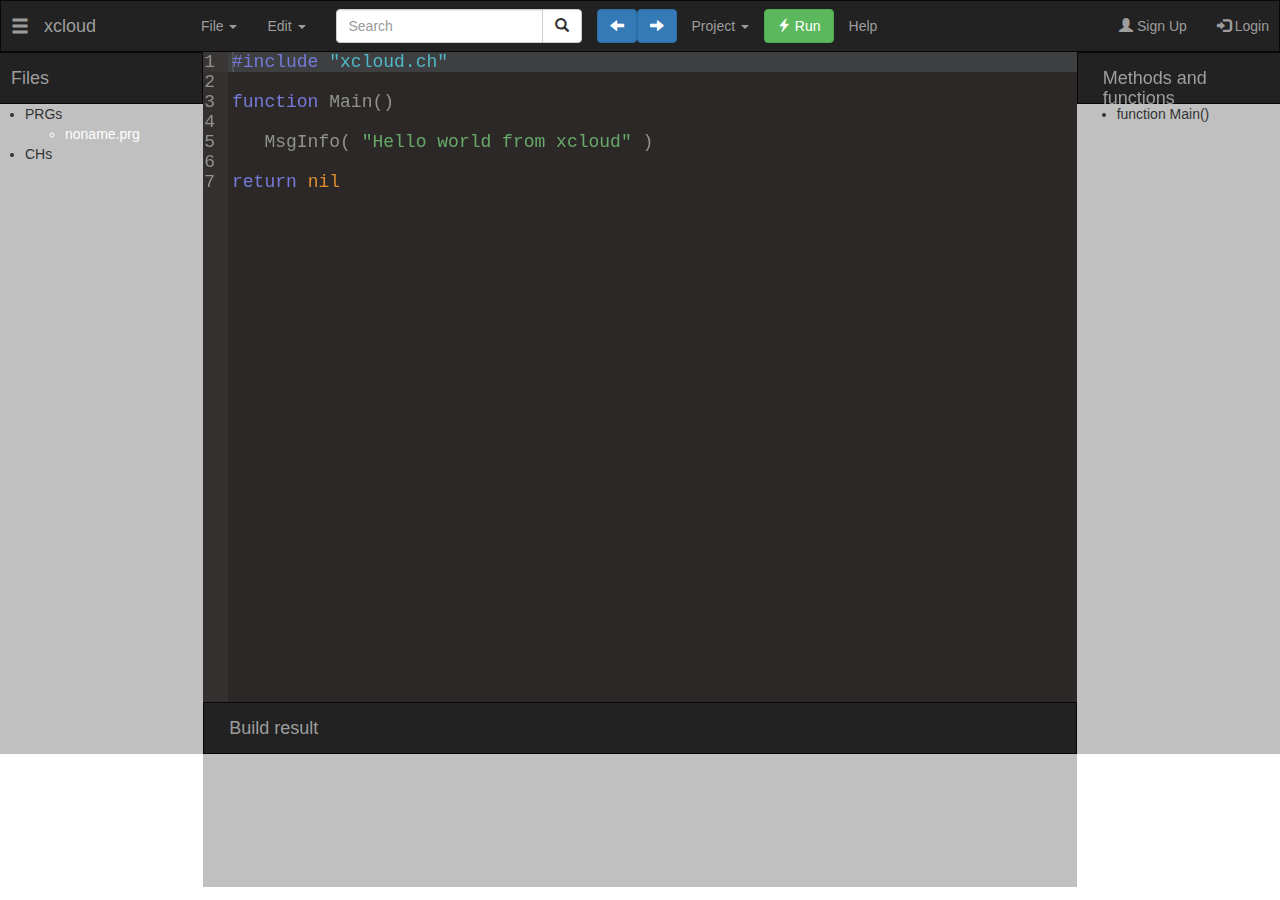
<file: index.html>
<!DOCTYPE html>
<html lang="en">
<head>
  <title>xcloud</title>
  <link rel="stylesheet" href="https://maxcdn.bootstrapcdn.com/bootstrap/3.3.7/css/bootstrap.min.css">
  <script src="https://ajax.googleapis.com/ajax/libs/jquery/3.3.1/jquery.min.js"></script>
  <script src="https://maxcdn.bootstrapcdn.com/bootstrap/3.3.7/js/bootstrap.min.js"></script>
  <script src="https://fivetechsoft.github.io/xcloud/source/js/xcloud.js"></script>
  <link rel="stylesheet" href="https://fivetechsoft.github.io/xcloud/source/css/xcloud.css">  
</head>
<body>

<div class="container-fluid">
  
<nav class="navbar navbar-inverse">
  <div class="container-fluid">
    <div class="navbar-header">
      <a class="navbar-brand" href="#"><span class="glyphicon glyphicon-menu-hamburger" aria-hidden="true"></span></a>
      <a class="navbar-brand" onclick="$('#about').modal()">xcloud</a>
      <a class="navbar-brand" href="#"></a>
      <a class="navbar-brand" href="#"></a>
      <a class="navbar-brand" href="#"></a>
      <a class="navbar-brand" href="#"></a>
      <a class="navbar-brand" href="#"></a>
    </div>
    <ul class="nav navbar-nav">
      <li class="dropdown">
        <a class="dropdown-toggle" data-toggle="dropdown" href="#">File
        <span class="caret"></span></a>
        <ul class="dropdown-menu">
          <li><a href="#">New</a></li>
          <li><a onclick="$('#openfile').modal()">Open</a></li>
          <li><a onclick="SendFile()">Save</a></li>
          <li class="divider"></li>
          <li><a href="#">Close</a></li>
        </ul>
      </li>
      <li class="dropdown">
        <a class="dropdown-toggle" data-toggle="dropdown" href="#">Edit
        <span class="caret"></span></a>
        <ul class="dropdown-menu">
          <li><a onclick="document.execCommand('cut')">Cut</a></li>
          <li><a onclick="document.execCommand('copy')">Copy</a></li>
          <li><a onclick="document.execCommand('paste')">Paste</a></li>
        </ul>
      </li>
      <form class="navbar-form navbar-left" action="">
        <div class="input-group">
          <input type="text" class="form-control" placeholder="Search">
          <div class="input-group-btn">
            <button class="btn btn-default" type="submit">
              <i class="glyphicon glyphicon-search"></i>
            </button>
          </div>
        </div>
      </form>
      <li><button class="btn btn-primary navbar-btn" onclick="editor.findPrevious()"><span class="glyphicon glyphicon-arrow-left"></span></button></li>
      <li><button class="btn btn-primary navbar-btn" onclick="editor.findNext()"><span class="glyphicon glyphicon-arrow-right"></span></button></li>
      <li class="dropdown">
        <a class="dropdown-toggle" data-toggle="dropdown" href="#">Project
        <span class="caret"></span></a>
        <ul class="dropdown-menu">
          <li><a href="#">Open</a></li>
          <li><a href="#">Save</a></li>
          <li><a href="#">Close</a></li>
          <li class="divider"></li>
          <li><a href="#">Add item</a></li>
          <li><a href="#">Remove item</a></li>
        </ul>
      </li>
      <li><button class="btn btn-success navbar-btn" onclick="Run()"><span class="glyphicon glyphicon-flash"></span> Run</button></li>
      <li><a href="#">Help</a></li>
    </ul>
    <ul class="nav navbar-nav navbar-right">
      <li><a href="#"><span class="glyphicon glyphicon-user"></span> Sign Up</a></li>
      <li><a onclick="$('#login').modal()"><span class="glyphicon glyphicon-log-in"></span> Login</a></li>
    </ul>
  </div>
</nav>
  
  <div class="row">
    <div class="col-sm-2">
       <nav class="navbar navbar-expand-lg navbar-inverse">
         <a class="navbar-brand" href="#">Files</a>
       </nav>                                  
       <ul style="background-color:silver;height:650px;">
         <li>PRGs
           <ul>                                
             <li style="color:white;">noname.prg</li>
           </ul>
         </li>
         <li>CHs</li>                                
       </ul>                                    
    </div>
                                         
    <div class="col-sm-8">
<div id="editor">#include "xcloud.ch"

function Main()
 
   MsgInfo( "Hello world from xcloud" )
    
return nil</div>
      <div id="result" style="background-color:silver;height:185px;">
        <nav class="navbar navbar-expand-lg navbar-inverse">
          <a class="navbar-brand" href="#">Build result</a>
        </nav>  
      </div>
    </div>
    <div class="col-sm-2">
       <nav class="navbar navbar-expand-lg navbar-inverse">
         <a class="navbar-brand" href="#">Methods and functions</a>
       </nav>  
       <div style="background-color:silver;height:650px;">
         <ul id="functions">
           <li>function Main()</li>
         </ul> 
       </div>
    </div>
  </div> 
</div>
  
<script src="./src-noconflict/ace.js" type="text/javascript" 
charset="utf-8"></script>
<script>
    var editor = ace.edit("editor");
    editor.setTheme("ace/theme/pastel_on_dark");
    editor.setFontSize(18);     
    editor.setHighlightActiveLine(true);
    editor.session.setMode("ace/mode/c_cpp");
</script>  

<div class="modal fade" id="login" role="dialog">
  <div class="modal-dialog">
    <div class="modal-content">
      <div class="modal-header">
        <button type="button" class="close" data-dismiss="modal">&times;</button>
        <h4 class="modal-title">Login</h5>
      </div>
      <div class="modal-body" style="padding:40px 50px;">
        <form role="form">
          <div class="form-group">
            <label for="usrname"><span class="glyphicon glyphicon-user"></span> Username</label>
            <input type="text" class="form-control" id="usrname" placeholder="Enter email">
          </div>
          <div class="form-group">
            <label for="psw"><span class="glyphicon glyphicon-eye-open"></span> Password</label>
            <input type="text" class="form-control" id="psw" placeholder="Enter password">
          </div>
          <div class="checkbox">
            <label><input type="checkbox" value="" checked>Remember me</label>
          </div>
          <button type="submit" class="btn btn-success btn-block"><span class="glyphicon glyphicon-off"></span> Login</button>
        </form>
      </div>
      <div class="modal-footer">
        <p>Not a member? <a href="#">Sign Up</a></p>
        <p>Forgot <a href="#">Password?</a></p>
      </div>
    </div>
  </div>
</div> 

<div class="modal fade" id="about" role="dialog">
  <div class="modal-dialog">
    <div class="modal-content">
      <div class="modal-header">
        <button type="button" class="close" data-dismiss="modal">&times;</button>
        <h4 class="modal-title">About</h5>
      </div>
      <div class="modal-body" style="padding:40px 50px;">
        <p>xcloud - The Harbour IDE on the clouds</p><br>
        <p>(c) FiveTech Software 2018</p>
      </div>
      <div class="modal-footer">  
        <button class="btn btn-success btn-lg" data-dismiss="modal">Ok</button>
      </div> 
    </div>
  </div>
</div> 

<div class="modal fade" id="openfile" role="dialog">
  <div class="modal-dialog">
    <div class="modal-content">
      <div class="modal-header">
        <button type="button" class="close" data-dismiss="modal">&times;</button>
        <h4 class="modal-title">Select a file</h5>
      </div>
      <div class="modal-body" style="padding:40px 50px;">
        <input type="file" id="myFile">
      </div>
      <div class="modal-footer">  
        <button class="btn btn-success btn-lg" onclick="OpenFile()" data-dismiss="modal">Ok</button>
      </div> 
    </div>
  </div>
</div> 
  
</body>
</html>
</file>
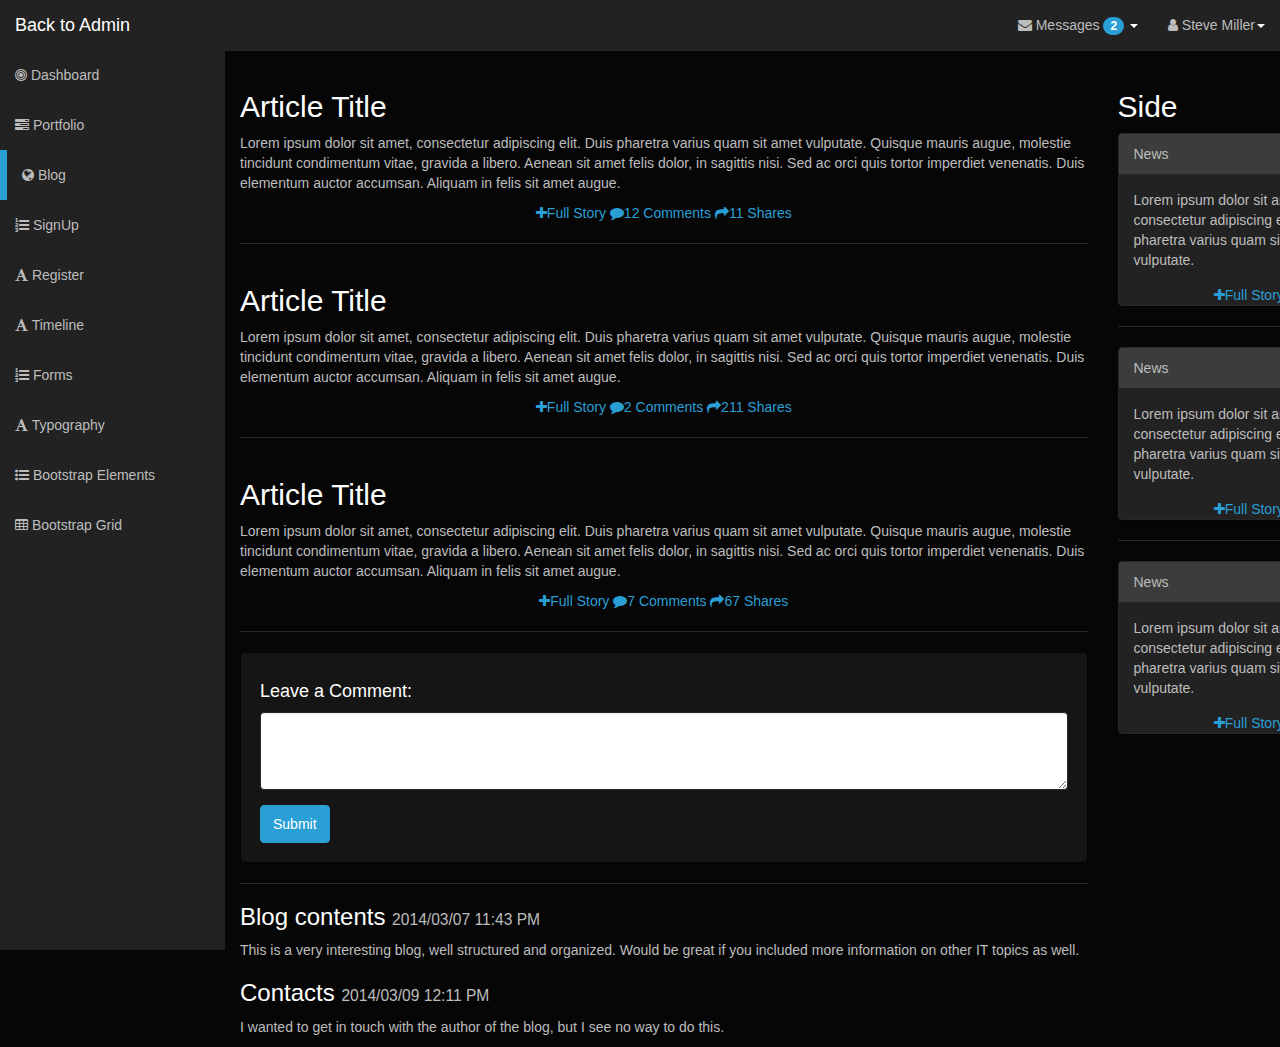
<file: blog.html>
<!DOCTYPE html>
<html lang="en">
<head>
    <meta charset="utf-8">
    <meta name="viewport" content="width=device-width, initial-scale=1.0">
    <title>Blog - Dark Admin</title>

    <link rel="stylesheet" type="text/css" href="bootstrap/css/bootstrap.min.css" />
    <link rel="stylesheet" type="text/css" href="font-awesome/css/font-awesome.min.css" />
    <link rel="stylesheet" type="text/css" href="css/local.css" />

    <script type="text/javascript" src="js/jquery-1.10.2.min.js"></script>
    <script type="text/javascript" src="bootstrap/js/bootstrap.min.js"></script>   
</head>
<body>

    <div id="wrapper">
        <nav class="navbar navbar-inverse navbar-fixed-top" role="navigation">
            <div class="navbar-header">
                <button type="button" class="navbar-toggle" data-toggle="collapse" data-target=".navbar-ex1-collapse">
                    <span class="sr-only">Toggle navigation</span>
                    <span class="icon-bar"></span>
                    <span class="icon-bar"></span>
                    <span class="icon-bar"></span>
                </button>
                <a class="navbar-brand" href="index.html">Back to Admin</a>
            </div>
            <div class="collapse navbar-collapse navbar-ex1-collapse">
                <ul class="nav navbar-nav side-nav">
                    <li><a href="index.html"><i class="fa fa-bullseye"></i> Dashboard</a></li>
                    <li><a href="portfolio.html"><i class="fa fa-tasks"></i> Portfolio</a></li>
                    <li class="selected"><a href="blog.html"><i class="fa fa-globe"></i> Blog</a></li>
                    <li><a href="signup.html"><i class="fa fa-list-ol"></i> SignUp</a></li>
                    <li><a href="register.html"><i class="fa fa-font"></i> Register</a></li>
                    <li><a href="timeline.html"><i class="fa fa-font"></i> Timeline</a></li>
                    <li><a href="forms.html"><i class="fa fa-list-ol"></i> Forms</a></li>
                    <li><a href="typography.html"><i class="fa fa-font"></i> Typography</a></li>
                    <li><a href="bootstrap-elements.html"><i class="fa fa-list-ul"></i> Bootstrap Elements</a></li>
                    <li><a href="bootstrap-grid.html"><i class="fa fa-table"></i > Bootstrap Grid</a></li>            
                </ul>
                <ul class="nav navbar-nav navbar-right navbar-user">
                    <li class="dropdown messages-dropdown">
                        <a href="#" class="dropdown-toggle" data-toggle="dropdown"><i class="fa fa-envelope"></i> Messages <span class="badge">2</span> <b class="caret"></b></a>
                        <ul class="dropdown-menu">
                            <li class="dropdown-header">2 New Messages</li>
                            <li class="message-preview">
                                <a href="#">
                                    <span class="avatar"><i class="fa fa-bell"></i></span>
                                    <span class="message">Security alert</span>
                                </a>
                            </li>
                            <li class="divider"></li>
                            <li class="message-preview">
                                <a href="#">
                                    <span class="avatar"><i class="fa fa-bell"></i></span>
                                    <span class="message">Security alert</span>
                                </a>
                            </li>
                            <li class="divider"></li>
                            <li><a href="#">Go to Inbox <span class="badge">2</span></a></li>
                        </ul>
                    </li>
                    <li class="dropdown user-dropdown">
                        <a href="#" class="dropdown-toggle" data-toggle="dropdown"><i class="fa fa-user"></i> Steve Miller<b class="caret"></b></a>
                        <ul class="dropdown-menu">
                            <li><a href="#"><i class="fa fa-user"></i> Profile</a></li>
                            <li><a href="#"><i class="fa fa-gear"></i> Settings</a></li>
                            <li class="divider"></li>
                            <li><a href="#"><i class="fa fa-power-off"></i> Log Out</a></li>
                        </ul>
                    </li>
                </ul>
            </div>
        </nav>

       <div class="container">
            <div class="row">
               
                <div class="col-sm-9">
                    <div class="row">
                        <div class="col-xs-12">
                            <h2>Article Title</h2>
                            <p>
                                Lorem ipsum dolor sit amet, consectetur adipiscing elit. Duis pharetra varius quam sit amet vulputate. 
                    Quisque mauris augue, molestie tincidunt condimentum vitae, gravida a libero. Aenean sit amet felis 
                    dolor, in sagittis nisi. Sed ac orci quis tortor imperdiet venenatis. Duis elementum auctor accumsan. 
                    Aliquam in felis sit amet augue.
                            </p>
                            <div class="text-center">
                                <a href="#"><i class="fa fa-plus"></i>Full Story</a>
                                <a href="#"><i class="fa fa-comment"></i>12 Comments</a>
                                <a href="#"><i class="fa fa-share"></i>11 Shares</a>
                            </div>
                        </div>
                    </div>
                    <hr />
                    <div class="row">
                        <div class="col-xs-12">
                            <h2>Article Title</h2>
                            <p>
                                Lorem ipsum dolor sit amet, consectetur adipiscing elit. Duis pharetra varius quam sit amet vulputate. 
                    Quisque mauris augue, molestie tincidunt condimentum vitae, gravida a libero. Aenean sit amet felis 
                    dolor, in sagittis nisi. Sed ac orci quis tortor imperdiet venenatis. Duis elementum auctor accumsan. 
                    Aliquam in felis sit amet augue.
                            </p>
                            <div class="text-center">
                                <a href="#"><i class="fa fa-plus"></i>Full Story</a>
                                <a href="#"><i class="fa fa-comment"></i>2 Comments</a>
                                <a href="#"><i class="fa fa-share"></i>211 Shares</a>
                            </div>
                        </div>
                    </div>
                    <hr />
                    <div class="row">
                        <div class="col-xs-12">
                            <h2>Article Title</h2>
                            <p>
                                Lorem ipsum dolor sit amet, consectetur adipiscing elit. Duis pharetra varius quam sit amet vulputate. 
                    Quisque mauris augue, molestie tincidunt condimentum vitae, gravida a libero. Aenean sit amet felis 
                    dolor, in sagittis nisi. Sed ac orci quis tortor imperdiet venenatis. Duis elementum auctor accumsan. 
                    Aliquam in felis sit amet augue.
                            </p>
                            <div class="text-center">
                                <a href="#"><i class="fa fa-plus"></i>Full Story</a>
                                <a href="#"><i class="fa fa-comment"></i>7 Comments</a>
                                <a href="#"><i class="fa fa-share"></i>67 Shares</a>
                            </div>
                        </div>
                    </div>
                    <hr />

                    <!-- the comment box -->
                    <div class="well">
                        <h4>Leave a Comment:</h4>
                        <form role="form">
                            <div class="form-group">
                                <textarea class="form-control" rows="3"></textarea>
                            </div>
                            <button type="submit" class="btn btn-primary">Submit</button>
                        </form>
                    </div>

                    <hr>

                    <!-- the comments -->
                    <h3>Blog contents
                    <small>2014/03/07 11:43 PM</small>
                    </h3>
                    <p>This is a very interesting blog, well structured and organized. Would be great if you included more information on other IT topics as well.</p>

                    <h3>Contacts
                    <small>2014/03/09 12:11 PM</small>
                    </h3>
                    <p>I wanted to get in touch with the author of the blog, but I see no way to do this.</p>

                </div>
                 <div class="col-sm-3">
                    <div class="row">
                        <div class="col-xs-12">
                            <h2>Side</h2>
                            <div class="panel panel-default">
                                <div class="panel-heading">News</div>
                                <div class="panel-body">
                                    Lorem ipsum dolor sit amet, consectetur adipiscing elit. Duis pharetra varius quam sit amet vulputate. 
                                </div>
                                <div class="text-center">
                                    <a href="#"><i class="fa fa-plus"></i>Full Story</a>
                                </div>
                            </div>
                            <hr />
                            <div class="panel panel-default">
                                <div class="panel-heading">News</div>
                                <div class="panel-body">
                                    Lorem ipsum dolor sit amet, consectetur adipiscing elit. Duis pharetra varius quam sit amet vulputate.
                                </div>
                                <div class="text-center">
                                    <a href="#"><i class="fa fa-plus"></i>Full Story</a>
                                </div>
                            </div>
                            <hr />
                            <div class="panel panel-default">
                                <div class="panel-heading">News</div>
                                <div class="panel-body">
                                    Lorem ipsum dolor sit amet, consectetur adipiscing elit. Duis pharetra varius quam sit amet vulputate. 
                                </div>
                                <div class="text-center">
                                    <a href="#"><i class="fa fa-plus"></i>Full Story</a>
                                </div>
                            </div>
                        </div>
                    </div>
                </div>
            </div>
        </div>
    </div>

</body>
</html>
</file>
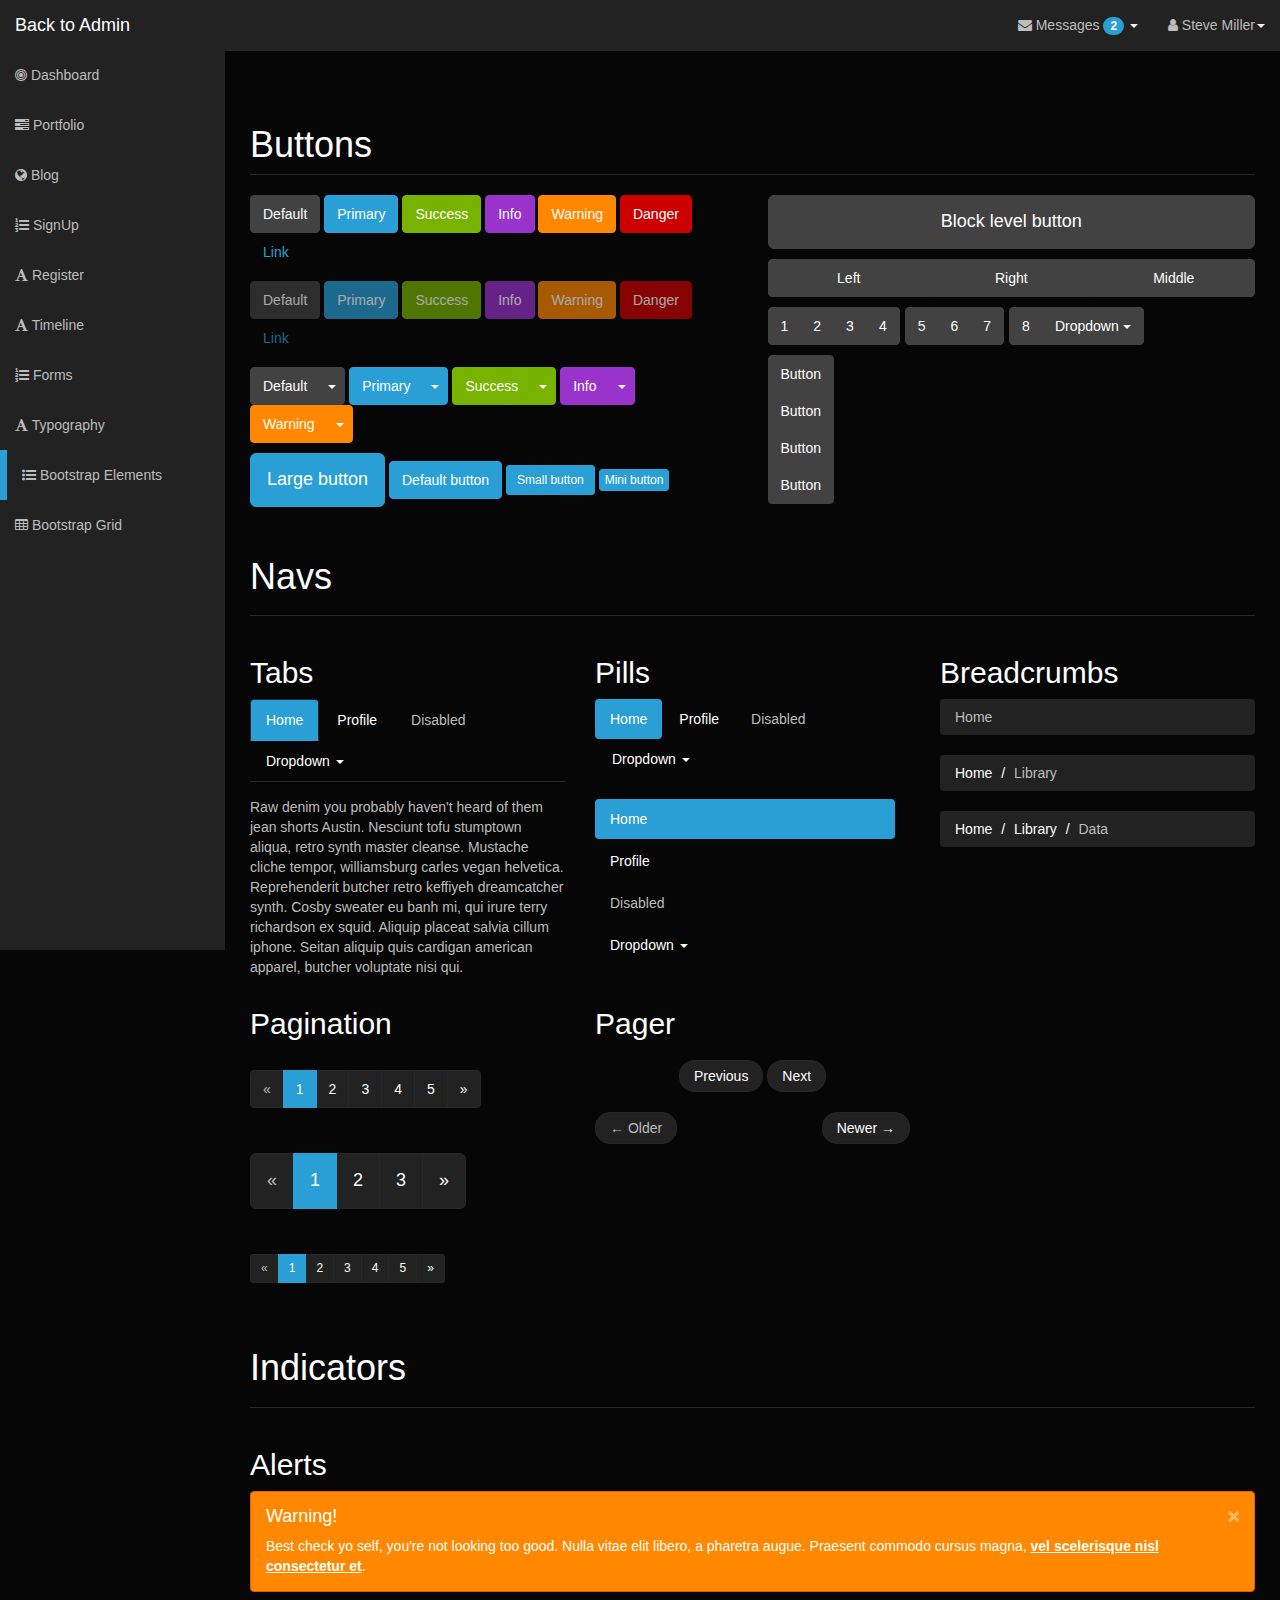
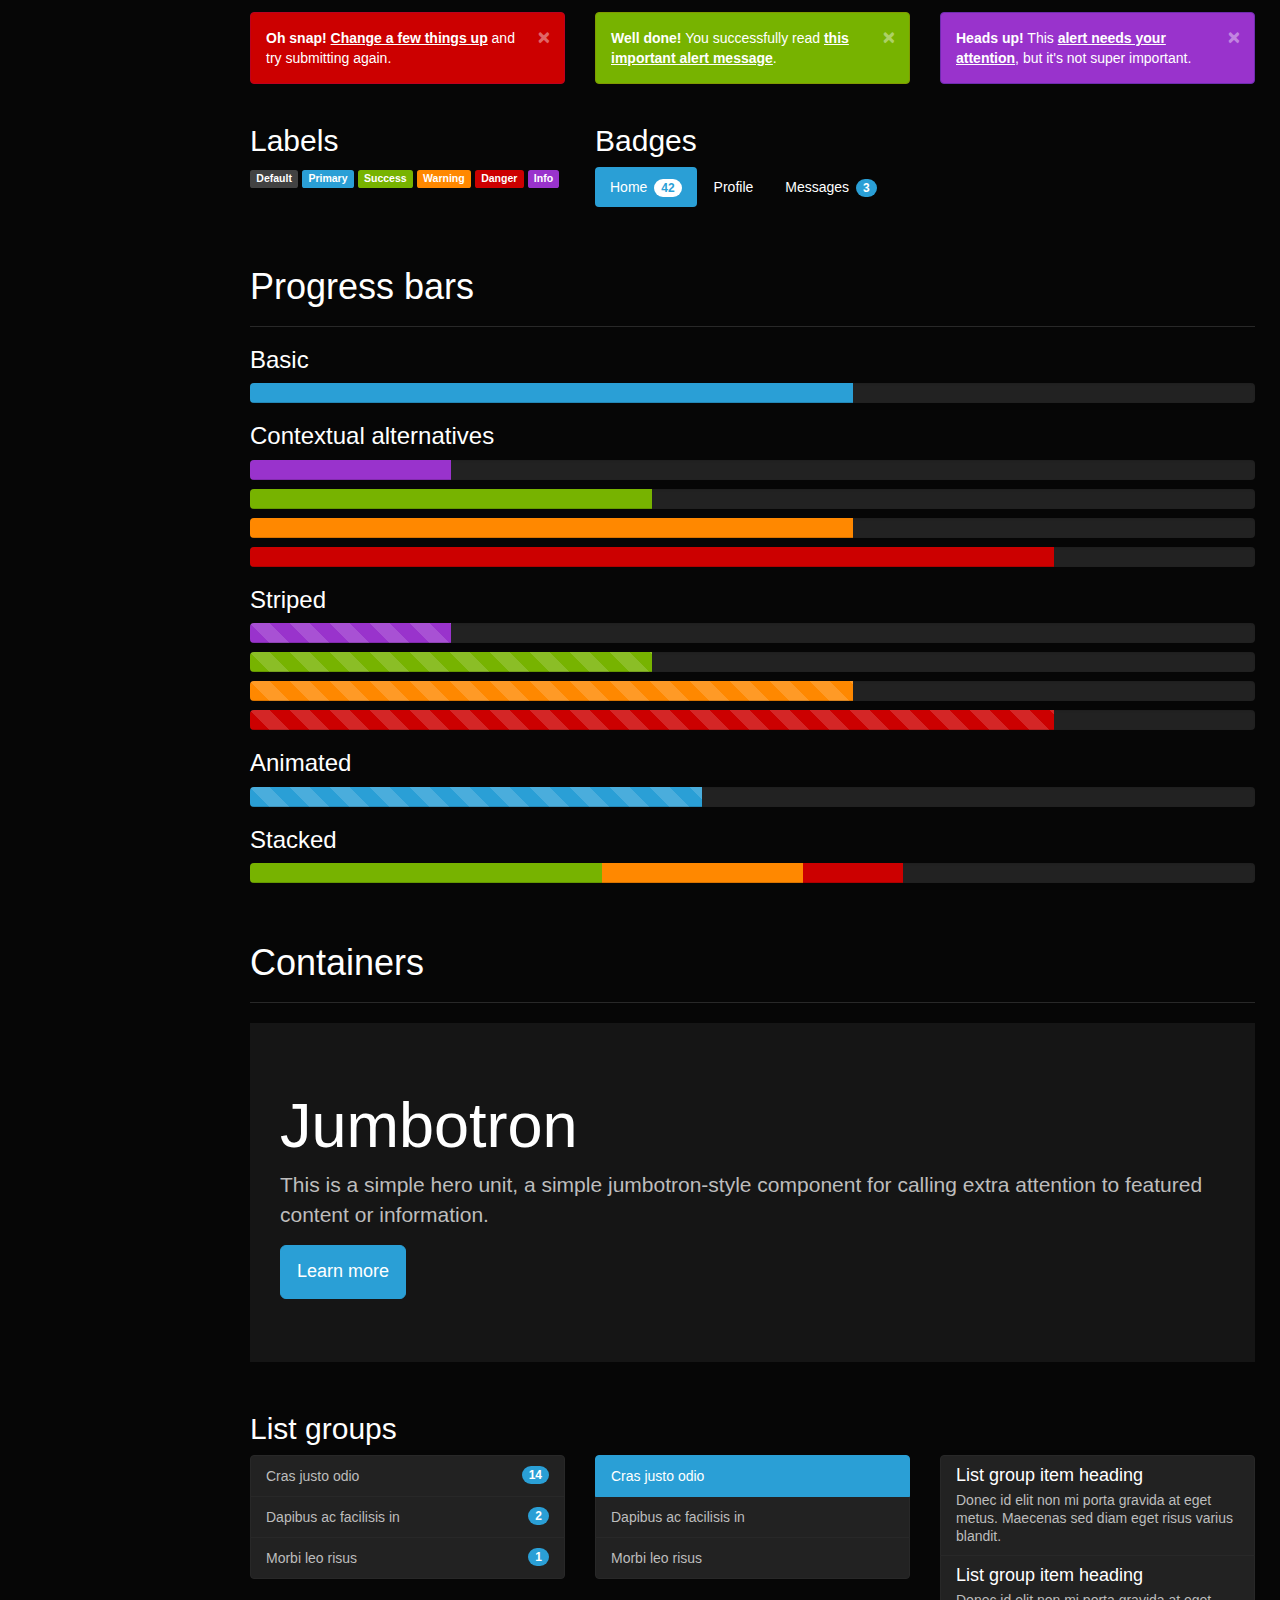
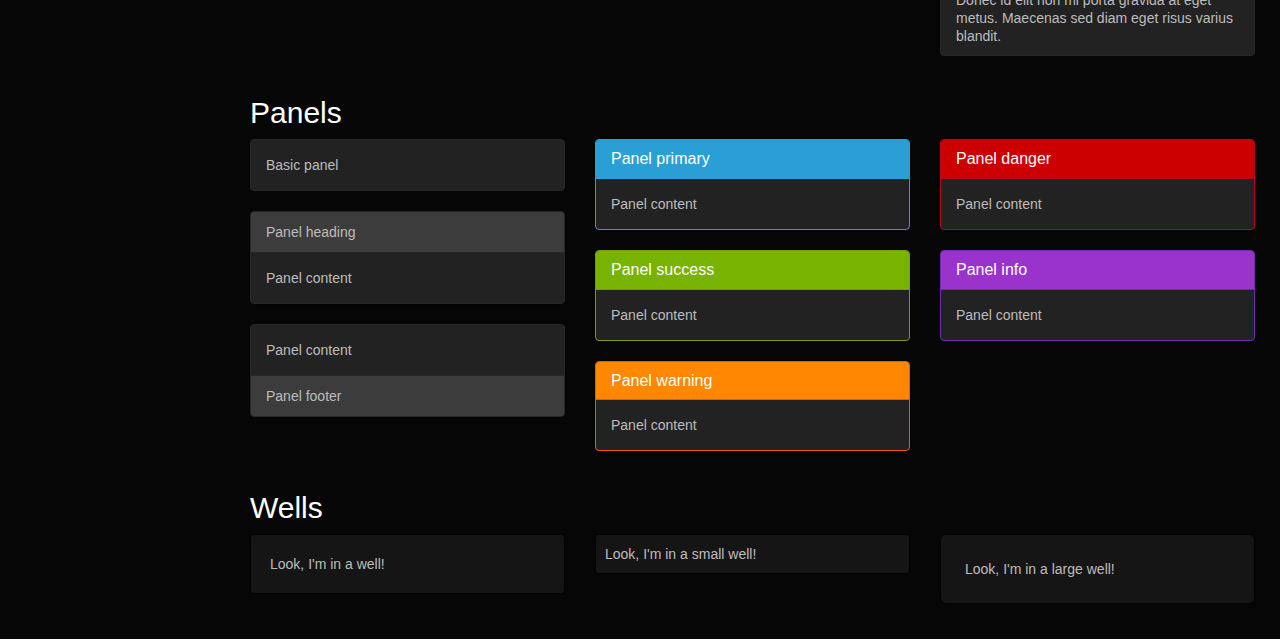
<file: bootstrap-elements.html>
<!DOCTYPE html>
<html lang="en">
<head>
    <meta charset="utf-8">
    <meta name="viewport" content="width=device-width, initial-scale=1.0">
    <title>Bootstrap Elements - Dark Admin</title>

    <link rel="stylesheet" type="text/css" href="bootstrap/css/bootstrap.min.css" />
    <link rel="stylesheet" type="text/css" href="font-awesome/css/font-awesome.min.css" />
    <link rel="stylesheet" type="text/css" href="css/local.css" />

    <script type="text/javascript" src="js/jquery-1.10.2.min.js"></script>
    <script type="text/javascript" src="bootstrap/js/bootstrap.min.js"></script>       
</head>
<body>

    <div id="wrapper">
        <nav class="navbar navbar-inverse navbar-fixed-top" role="navigation">
            <div class="navbar-header">
                <button type="button" class="navbar-toggle" data-toggle="collapse" data-target=".navbar-ex1-collapse">
                    <span class="sr-only">Toggle navigation</span>
                    <span class="icon-bar"></span>
                    <span class="icon-bar"></span>
                    <span class="icon-bar"></span>
                </button>
                <a class="navbar-brand" href="index.html">Back to Admin</a>
            </div>
            <div class="collapse navbar-collapse navbar-ex1-collapse">
                <ul class="nav navbar-nav side-nav">
                    <li><a href="index.html"><i class="fa fa-bullseye"></i> Dashboard</a></li>
                    <li><a href="portfolio.html"><i class="fa fa-tasks"></i> Portfolio</a></li>
                    <li><a href="blog.html"><i class="fa fa-globe"></i> Blog</a></li>
                    <li><a href="signup.html"><i class="fa fa-list-ol"></i> SignUp</a></li>
                    <li><a href="register.html"><i class="fa fa-font"></i> Register</a></li>
                    <li><a href="timeline.html"><i class="fa fa-font"></i> Timeline</a></li>
                    <li><a href="forms.html"><i class="fa fa-list-ol"></i> Forms</a></li>
                    <li><a href="typography.html"><i class="fa fa-font"></i> Typography</a></li>
                    <li class="selected"><a href="bootstrap-elements.html"><i class="fa fa-list-ul"></i> Bootstrap Elements</a></li>
                    <li><a href="bootstrap-grid.html"><i class="fa fa-table"></i > Bootstrap Grid</a></li>            
                </ul>
                <ul class="nav navbar-nav navbar-right navbar-user">
                    <li class="dropdown messages-dropdown">
                        <a href="#" class="dropdown-toggle" data-toggle="dropdown"><i class="fa fa-envelope"></i> Messages <span class="badge">2</span> <b class="caret"></b></a>
                        <ul class="dropdown-menu">
                            <li class="dropdown-header">2 New Messages</li>
                            <li class="message-preview">
                                <a href="#">
                                    <span class="avatar"><i class="fa fa-bell"></i></span>
                                    <span class="message">Security alert</span>
                                </a>
                            </li>
                            <li class="divider"></li>
                            <li class="message-preview">
                                <a href="#">
                                    <span class="avatar"><i class="fa fa-bell"></i></span>
                                    <span class="message">Security alert</span>
                                </a>
                            </li>
                            <li class="divider"></li>
                            <li><a href="#">Go to Inbox <span class="badge">2</span></a></li>
                        </ul>
                    </li>
                    <li class="dropdown user-dropdown">
                        <a href="#" class="dropdown-toggle" data-toggle="dropdown"><i class="fa fa-user"></i> Steve Miller<b class="caret"></b></a>
                        <ul class="dropdown-menu">
                            <li><a href="#"><i class="fa fa-user"></i> Profile</a></li>
                            <li><a href="#"><i class="fa fa-gear"></i> Settings</a></li>
                            <li class="divider"></li>
                            <li><a href="#"><i class="fa fa-power-off"></i> Log Out</a></li>
                        </ul>
                    </li>
                </ul>
            </div>
        </nav>

        <div id="page-wrapper">
                 
        <div class="row">
          <div class="col-lg-12">
            <h1 id="buttons" class="page-header">Buttons</h1>
          </div>
        </div>

        <div class="row">
          <div class="col-lg-6">

              <p>
                <button type="button" class="btn btn-default">Default</button>
                <button type="button" class="btn btn-primary">Primary</button>
                <button type="button" class="btn btn-success">Success</button>
                <button type="button" class="btn btn-info">Info</button>
                <button type="button" class="btn btn-warning">Warning</button>
                <button type="button" class="btn btn-danger">Danger</button>
                <button type="button" class="btn btn-link">Link</button>
              </p>

              <p>
                <button type="button" class="btn btn-default disabled">Default</button>
                <button type="button" class="btn btn-primary disabled">Primary</button>
                <button type="button" class="btn btn-success disabled">Success</button>
                <button type="button" class="btn btn-info disabled">Info</button>
                <button type="button" class="btn btn-warning disabled">Warning</button>
                <button type="button" class="btn btn-danger disabled">Danger</button>
                <button type="button" class="btn btn-link disabled">Link</button>
              </p>
              
              <p>
                <div class="btn-group">
                  <button type="button" class="btn btn-default">Default</button>
                  <button type="button" class="btn btn-default dropdown-toggle" data-toggle="dropdown"><span class="caret"></span></button>
                  <ul class="dropdown-menu">
                    <li><a href="#">Action</a></li>
                    <li><a href="#">Another action</a></li>
                    <li><a href="#">Something else here</a></li>
                    <li class="divider"></li>
                    <li><a href="#">Separated link</a></li>
                  </ul>
                </div><!-- /btn-group -->
                <div class="btn-group">
                  <button type="button" class="btn btn-primary">Primary</button>
                  <button type="button" class="btn btn-primary dropdown-toggle" data-toggle="dropdown"><span class="caret"></span></button>
                  <ul class="dropdown-menu">
                    <li><a href="#">Action</a></li>
                    <li><a href="#">Another action</a></li>
                    <li><a href="#">Something else here</a></li>
                    <li class="divider"></li>
                    <li><a href="#">Separated link</a></li>
                  </ul>
                </div><!-- /btn-group -->
                <div class="btn-group">
                  <button type="button" class="btn btn-success">Success</button>
                  <button type="button" class="btn btn-success dropdown-toggle" data-toggle="dropdown"><span class="caret"></span></button>
                  <ul class="dropdown-menu">
                    <li><a href="#">Action</a></li>
                    <li><a href="#">Another action</a></li>
                    <li><a href="#">Something else here</a></li>
                    <li class="divider"></li>
                    <li><a href="#">Separated link</a></li>
                  </ul>
                </div><!-- /btn-group -->
                <div class="btn-group">
                  <button type="button" class="btn btn-info">Info</button>
                  <button type="button" class="btn btn-info dropdown-toggle" data-toggle="dropdown"><span class="caret"></span></button>
                  <ul class="dropdown-menu">
                    <li><a href="#">Action</a></li>
                    <li><a href="#">Another action</a></li>
                    <li><a href="#">Something else here</a></li>
                    <li class="divider"></li>
                    <li><a href="#">Separated link</a></li>
                  </ul>
                </div><!-- /btn-group -->
                <div class="btn-group">
                  <button type="button" class="btn btn-warning">Warning</button>
                  <button type="button" class="btn btn-warning dropdown-toggle" data-toggle="dropdown"><span class="caret"></span></button>
                  <ul class="dropdown-menu">
                    <li><a href="#">Action</a></li>
                    <li><a href="#">Another action</a></li>
                    <li><a href="#">Something else here</a></li>
                    <li class="divider"></li>
                    <li><a href="#">Separated link</a></li>
                  </ul>
                </div><!-- /btn-group -->
              </p>

              <p>
                <button type="button" class="btn btn-primary btn-lg">Large button</button>
                <button type="button" class="btn btn-primary">Default button</button>
                <button type="button" class="btn btn-primary btn-sm">Small button</button>
                <button type="button" class="btn btn-primary btn-xs">Mini button</button>
              </p>
            
          </div>

          <div class="col-lg-6">
          
            <p>
              <button type="button" class="btn btn-default btn-lg btn-block">Block level button</button>
            </p>

            <p>
              <div class="btn-group btn-group-justified">
                <a href="#" class="btn btn-default">Left</a>
                <a href="#" class="btn btn-default">Right</a>
                <a href="#" class="btn btn-default">Middle</a>
              </div>
            </p>

            <p>
              <div class="btn-toolbar">
                <div class="btn-group">
                  <button type="button" class="btn btn-default">1</button>
                  <button type="button" class="btn btn-default">2</button>
                  <button type="button" class="btn btn-default">3</button>
                  <button type="button" class="btn btn-default">4</button>
                </div>
                <div class="btn-group">
                  <button type="button" class="btn btn-default">5</button>
                  <button type="button" class="btn btn-default">6</button>
                  <button type="button" class="btn btn-default">7</button>
                </div>
                <div class="btn-group">
                  <button type="button" class="btn btn-default">8</button>

                  <div class="btn-group">
                    <button type="button" class="btn btn-default dropdown-toggle" data-toggle="dropdown">
                      Dropdown
                      <span class="caret"></span>
                    </button>
                    <ul class="dropdown-menu">
                      <li><a href="#">Dropdown link</a></li>
                      <li><a href="#">Dropdown link</a></li>
                      <li><a href="#">Dropdown link</a></li>
                     </ul>
                  </div>
                </div>
              </div>
            </p>

            <p>
              <div class="btn-group-vertical">
                  <button type="button" class="btn btn-default">Button</button>
                  <button type="button" class="btn btn-default">Button</button>
                  <button type="button" class="btn btn-default">Button</button>
                  <button type="button" class="btn btn-default">Button</button>
              </div>
            </p>

          </div>
        </div><!-- /.row -->

        <div class="row">
          <div class="col-lg-12">
            <div class="page-header">
              <h1 id="navs">Navs</h1>
            </div>
          </div>
        </div><!-- /.row -->

        <div class="row">
          <div class="col-lg-4">
            <h2 id="nav-tabs">Tabs</h2>
            <div class="bs-example">
              <ul class="nav nav-tabs" style="margin-bottom: 15px;">
                <li class="active"><a href="#home" data-toggle="tab">Home</a></li>
                <li><a href="#profile" data-toggle="tab">Profile</a></li>
                <li class="disabled"><a>Disabled</a></li>
                <li class="dropdown">
                  <a class="dropdown-toggle" data-toggle="dropdown" href="#">
                    Dropdown <span class="caret"></span>
                  </a>
                  <ul class="dropdown-menu">
                    <li><a href="#dropdown1" data-toggle="tab">Action</a></li>
                    <li class="divider"></li>
                    <li><a href="#dropdown2" data-toggle="tab">Another action</a></li>
                  </ul>
                </li>
              </ul>
              <div id="myTabContent" class="tab-content">
                <div class="tab-pane fade active in" id="home">
                  <p>Raw denim you probably haven't heard of them jean shorts Austin. Nesciunt tofu stumptown aliqua, retro synth master cleanse. Mustache cliche tempor, williamsburg carles vegan helvetica. Reprehenderit butcher retro keffiyeh dreamcatcher synth. Cosby sweater eu banh mi, qui irure terry richardson ex squid. Aliquip placeat salvia cillum iphone. Seitan aliquip quis cardigan american apparel, butcher voluptate nisi qui.</p>
                </div>
                <div class="tab-pane fade" id="profile">
                  <p>Food truck fixie locavore, accusamus mcsweeney's marfa nulla single-origin coffee squid. Exercitation +1 labore velit, blog sartorial PBR leggings next level wes anderson artisan four loko farm-to-table craft beer twee. Qui photo booth letterpress, commodo enim craft beer mlkshk aliquip jean shorts ullamco ad vinyl cillum PBR. Homo nostrud organic, assumenda labore aesthetic magna delectus mollit.</p>
                </div>
                <div class="tab-pane fade" id="dropdown1">
                  <p>Etsy mixtape wayfarers, ethical wes anderson tofu before they sold out mcsweeney's organic lomo retro fanny pack lo-fi farm-to-table readymade. Messenger bag gentrify pitchfork tattooed craft beer, iphone skateboard locavore carles etsy salvia banksy hoodie helvetica. DIY synth PBR banksy irony. Leggings gentrify squid 8-bit cred pitchfork.</p>
                </div>
                <div class="tab-pane fade" id="dropdown2">
                  <p>Trust fund seitan letterpress, keytar raw denim keffiyeh etsy art party before they sold out master cleanse gluten-free squid scenester freegan cosby sweater. Fanny pack portland seitan DIY, art party locavore wolf cliche high life echo park Austin. Cred vinyl keffiyeh DIY salvia PBR, banh mi before they sold out farm-to-table VHS viral locavore cosby sweater.</p>
                </div>
              </div>
            </div>
          </div>
          <div class="col-lg-4">
            <h2 id="nav-pills">Pills</h2>
            <div class="bs-example">
              <ul class="nav nav-pills">
                <li class="active"><a href="#">Home</a></li>
                <li><a href="#">Profile</a></li>
                <li class="disabled"><a href="#">Disabled</a></li>
                <li class="dropdown">
                  <a class="dropdown-toggle" data-toggle="dropdown" href="#">
                    Dropdown <span class="caret"></span>
                  </a>
                  <ul class="dropdown-menu">
                    <li><a href="#">Action</a></li>
                    <li><a href="#">Another action</a></li>
                    <li><a href="#">Something else here</a></li>
                    <li class="divider"></li>
                    <li><a href="#">Separated link</a></li>
                  </ul>
                </li>
              </ul>
            </div>
            <br>
            <div class="bs-example">
              <ul class="nav nav-pills nav-stacked" style="max-width: 300px;">
                <li class="active"><a href="#">Home</a></li>
                <li><a href="#">Profile</a></li>
                <li class="disabled"><a href="#">Disabled</a></li>
                <li class="dropdown">
                  <a class="dropdown-toggle" data-toggle="dropdown" href="#">
                    Dropdown <span class="caret"></span>
                  </a>
                  <ul class="dropdown-menu">
                    <li><a href="#">Action</a></li>
                    <li><a href="#">Another action</a></li>
                    <li><a href="#">Something else here</a></li>
                    <li class="divider"></li>
                    <li><a href="#">Separated link</a></li>
                  </ul>
                </li>
              </ul>
            </div>
          </div>
          <div class="col-lg-4">
            <h2 id="nav-breadcrumbs">Breadcrumbs</h2>
            <div class="bs-example">
              <ul class="breadcrumb">
                <li class="active">Home</li>
              </ul>
              <ul class="breadcrumb">
                <li><a href="#">Home</a></li>
                <li class="active">Library</li>
              </ul>
              <ul class="breadcrumb" style="margin-bottom: 5px;">
                <li><a href="#">Home</a></li>
                <li><a href="#">Library</a></li>
                <li class="active">Data</li>
              </ul>
            </div>
            
          </div>
        </div><!-- /.row -->

        <div class="row">
          <div class="col-lg-4">
            <h2 id="pagination">Pagination</h2>
            <div class="bs-example">
              <ul class="pagination">
                <li class="disabled"><a href="#">&laquo;</a></li>
                <li class="active"><a href="#">1</a></li>
                <li><a href="#">2</a></li>
                <li><a href="#">3</a></li>
                <li><a href="#">4</a></li>
                <li><a href="#">5</a></li>
                <li><a href="#">&raquo;</a></li>
              </ul>
              <ul class="pagination pagination-lg">
                <li class="disabled"><a href="#">&laquo;</a></li>
                <li class="active"><a href="#">1</a></li>
                <li><a href="#">2</a></li>
                <li><a href="#">3</a></li>
                <li><a href="#">&raquo;</a></li>
              </ul>
              <ul class="pagination pagination-sm">
                <li class="disabled"><a href="#">&laquo;</a></li>
                <li class="active"><a href="#">1</a></li>
                <li><a href="#">2</a></li>
                <li><a href="#">3</a></li>
                <li><a href="#">4</a></li>
                <li><a href="#">5</a></li>
                <li><a href="#">&raquo;</a></li>
              </ul>
            </div>
          </div>
          <div class="col-lg-4">
            <h2 id="pager">Pager</h2>
            <div class="bs-example">
              <ul class="pager">
                <li><a href="#">Previous</a></li>
                <li><a href="#">Next</a></li>
              </ul>
            </div>
            <div class="bs-example">
              <ul class="pager">
                <li class="previous disabled"><a href="#">&larr; Older</a></li>
                <li class="next"><a href="#">Newer &rarr;</a></li>
              </ul>
            </div>
          </div>
        </div><!-- /.row -->

        <div class="row">
          <div class="col-lg-12">
            <div class="page-header">
              <h1 id="indicators">Indicators</h1>
            </div>
          </div>
        </div><!-- /.row -->

        <div class="row">
          <div class="col-lg-12">
            <h2>Alerts</h2>
            <div class="bs-example">
              <div class="alert alert-dismissable alert-warning">
                <button type="button" class="close" data-dismiss="alert">&times;</button>
                <h4>Warning!</h4>
                <p>Best check yo self, you're not looking too good. Nulla vitae elit libero, a pharetra augue. Praesent commodo cursus magna, <a href="#" class="alert-link">vel scelerisque nisl consectetur et</a>.</p>
              </div>
            </div>
          </div>
        </div><!-- /.row -->

        <div class="row">
          <div class="col-lg-4">
            <div class="alert alert-dismissable alert-danger">
              <button type="button" class="close" data-dismiss="alert">&times;</button>
              <strong>Oh snap!</strong> <a href="#" class="alert-link">Change a few things up</a> and try submitting again.
            </div>
          </div>
          <div class="col-lg-4">
            <div class="alert alert-dismissable alert-success">
              <button type="button" class="close" data-dismiss="alert">&times;</button>
              <strong>Well done!</strong> You successfully read <a href="#" class="alert-link">this important alert message</a>.
            </div>
          </div>
          <div class="col-lg-4">
            <div class="alert alert-dismissable alert-info">
              <button type="button" class="close" data-dismiss="alert">&times;</button>
              <strong>Heads up!</strong> This <a href="#" class="alert-link">alert needs your attention</a>, but it's not super important.
            </div>
          </div>
        </div><!-- /.row -->

        <div class="row">
          <div class="col-lg-4">
            <h2>Labels</h2>
            <div class="bs-example" style="margin-bottom: 40px;">
              <span class="label label-default">Default</span>
              <span class="label label-primary">Primary</span>
              <span class="label label-success">Success</span>
              <span class="label label-warning">Warning</span>
              <span class="label label-danger">Danger</span>
              <span class="label label-info">Info</span>
            </div>
          </div>
          <div class="col-lg-4">
            <h2>Badges</h2>
            <div class="bs-example">
              <ul class="nav nav-pills">
                <li class="active"><a href="#">Home <span class="badge">42</span></a></li>
                <li><a href="#">Profile <span class="badge"></span></a></li>
                <li><a href="#">Messages <span class="badge">3</span></a></li>
              </ul>
            </div>
          </div>
        </div><!-- /.row -->

        <div class="row">
          <div class="col-lg-12">
            <div class="page-header">
              <h1 id="progress">Progress bars</h1>
            </div>
            
            <h3 id="progress-basic">Basic</h3>
            <div class="bs-example">
              <div class="progress">
                <div class="progress-bar" style="width: 60%;"></div>
              </div>
            </div>

            <h3 id="progress-alternatives">Contextual alternatives</h3>
            <div class="bs-example">
              <div class="progress" style="margin-bottom: 9px;">
                <div class="progress-bar progress-bar-info" style="width: 20%"></div>
              </div>
              <div class="progress" style="margin-bottom: 9px;">
                <div class="progress-bar progress-bar-success" style="width: 40%"></div>
              </div>
              <div class="progress" style="margin-bottom: 9px;">
                <div class="progress-bar progress-bar-warning" style="width: 60%"></div>
              </div>
              <div class="progress">
                <div class="progress-bar progress-bar-danger" style="width: 80%"></div>
              </div>
            </div>

            <h3 id="progress-striped">Striped</h3>
            <div class="bs-example">
              <div class="progress progress-striped" style="margin-bottom: 9px;">
                <div class="progress-bar progress-bar-info" style="width: 20%"></div>
              </div>
              <div class="progress progress-striped" style="margin-bottom: 9px;">
                <div class="progress-bar progress-bar-success" style="width: 40%"></div>
              </div>
              <div class="progress progress-striped" style="margin-bottom: 9px;">
                <div class="progress-bar progress-bar-warning" style="width: 60%"></div>
              </div>
              <div class="progress progress-striped">
                <div class="progress-bar progress-bar-danger" style="width: 80%"></div>
              </div>
            </div>

            <h3 id="progress-animated">Animated</h3>
            <div class="bs-example">
              <div class="progress progress-striped active">
                <div class="progress-bar" style="width: 45%"></div>
              </div>
            </div>

            <h3 id="progress-stacked">Stacked</h3>
            <div class="bs-example">
              <div class="progress">
                <div class="progress-bar progress-bar-success" style="width: 35%"></div>
                <div class="progress-bar progress-bar-warning" style="width: 20%"></div>
                <div class="progress-bar progress-bar-danger" style="width: 10%"></div>
              </div>
            </div>
          </div>
        </div><!-- /.row -->

        <div class="row">
          <div class="col-lg-12">
            <div class="page-header">
              <h1 id="container">Containers</h1>
            </div>
            <div class="bs-example">
              <div class="jumbotron">
                <h1>Jumbotron</h1>
                <p>This is a simple hero unit, a simple jumbotron-style component for calling extra attention to featured content or information.</p>
                <p><a class="btn btn-primary btn-lg">Learn more</a></p>
              </div>
            </div>
          </div>
        </div><!-- /.row -->

        <div class="row">
          <div class="col-lg-12">
            <h2>List groups</h2>
          </div>
        </div><!-- /.row -->

        <div class="row">
          <div class="col-lg-4">
            <div class="bs-example">
              <ul class="list-group">
                <li class="list-group-item">
                  <span class="badge">14</span>
                  Cras justo odio
                </li>
                <li class="list-group-item">
                  <span class="badge">2</span>
                  Dapibus ac facilisis in
                </li>
                <li class="list-group-item">
                  <span class="badge">1</span>
                  Morbi leo risus
                </li>
              </ul>
            </div>
          </div>
          <div class="col-lg-4">
            <div class="bs-example">
              <div class="list-group">
                <a href="#" class="list-group-item active">
                  Cras justo odio
                </a>
                <a href="#" class="list-group-item">Dapibus ac facilisis in
                </a>
                <a href="#" class="list-group-item">Morbi leo risus
                </a>
              </div>
            </div>
          </div>
          <div class="col-lg-4">
            <div class="bs-example">
              <div class="list-group">
                <a href="#" class="list-group-item">
                  <h4 class="list-group-item-heading">List group item heading</h4>
                  <p class="list-group-item-text">Donec id elit non mi porta gravida at eget metus. Maecenas sed diam eget risus varius blandit.</p>
                </a>
                <a href="#" class="list-group-item">
                  <h4 class="list-group-item-heading">List group item heading</h4>
                  <p class="list-group-item-text">Donec id elit non mi porta gravida at eget metus. Maecenas sed diam eget risus varius blandit.</p>
                </a>
              </div>
            </div>
          </div>
        </div><!-- /.row -->

        <div class="row">
          <div class="col-lg-12">
            <h2>Panels</h2>
          </div>
        </div><!-- /.row -->

        <div class="row">
          <div class="col-lg-4">        
            <div class="panel panel-default">
              <div class="panel-body">
                Basic panel
              </div>
            </div>
            <div class="panel panel-default">
              <div class="panel-heading">Panel heading</div>
              <div class="panel-body">
                Panel content
              </div>
            </div>
            <div class="panel panel-default">
              <div class="panel-body">
                Panel content
              </div>
              <div class="panel-footer">Panel footer</div>
            </div>
          </div>
          <div class="col-lg-4">
            <div class="panel panel-primary">
              <div class="panel-heading">
                <h3 class="panel-title">Panel primary</h3>
              </div>
              <div class="panel-body">
                Panel content
              </div>
            </div>
            <div class="panel panel-success">
              <div class="panel-heading">
                <h3 class="panel-title">Panel success</h3>
              </div>
              <div class="panel-body">
                Panel content
              </div>
            </div>
            <div class="panel panel-warning">
              <div class="panel-heading">
                <h3 class="panel-title">Panel warning</h3>
              </div>
              <div class="panel-body">
                Panel content
              </div>
            </div>
          </div>
          <div class="col-lg-4">
            <div class="panel panel-danger">
              <div class="panel-heading">
                <h3 class="panel-title">Panel danger</h3>
              </div>
              <div class="panel-body">
                Panel content
              </div>
            </div>
            <div class="panel panel-info">
              <div class="panel-heading">
                <h3 class="panel-title">Panel info</h3>
              </div>
              <div class="panel-body">
                Panel content
              </div>
            </div>
          </div>
        </div><!-- /.row -->

        <div class="row">
          <div class="col-lg-12">
            <h2>Wells</h2>
          </div>
        </div><!-- /.row -->

        <div class="row">
          <div class="col-lg-4">
            <div class="well">
              Look, I'm in a well!
            </div>
          </div>
          <div class="col-lg-4">
            <div class="well well-sm">
              Look, I'm in a small well!
            </div>
          </div>
          <div class="col-lg-4">
            <div class="well well-lg">
              Look, I'm in a large well!
            </div>
          </div>
        </div>

      </div>
    </div>

</body>
</html>
</file>
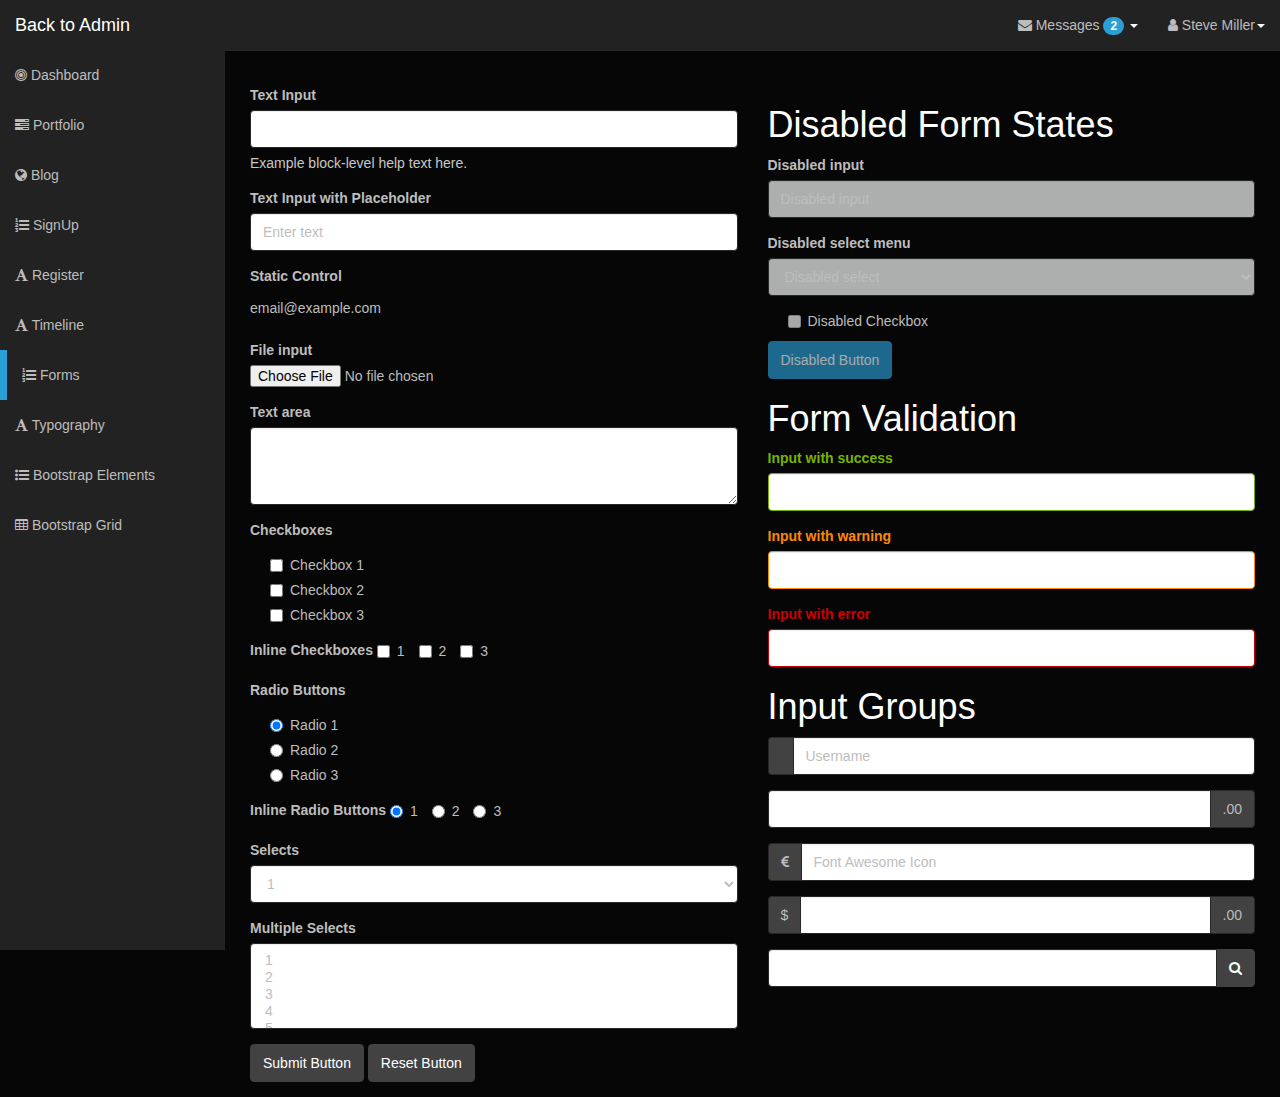
<file: forms.html>
<!DOCTYPE html>
<html lang="en">
<head>
    <meta charset="utf-8">
    <meta name="viewport" content="width=device-width, initial-scale=1.0">
    <title>Forms - Dark Admin</title>

    <link rel="stylesheet" type="text/css" href="bootstrap/css/bootstrap.min.css" />
    <link rel="stylesheet" type="text/css" href="font-awesome/css/font-awesome.min.css" />
    <link rel="stylesheet" type="text/css" href="css/local.css" />

    <script type="text/javascript" src="js/jquery-1.10.2.min.js"></script>
    <script type="text/javascript" src="bootstrap/js/bootstrap.min.js"></script>        
</head>
<body>

    <div id="wrapper">
        <nav class="navbar navbar-inverse navbar-fixed-top" role="navigation">
            <div class="navbar-header">
                <button type="button" class="navbar-toggle" data-toggle="collapse" data-target=".navbar-ex1-collapse">
                    <span class="sr-only">Toggle navigation</span>
                    <span class="icon-bar"></span>
                    <span class="icon-bar"></span>
                    <span class="icon-bar"></span>
                </button>
                <a class="navbar-brand" href="index.html">Back to Admin</a>
            </div>
            <div class="collapse navbar-collapse navbar-ex1-collapse">
                <ul class="nav navbar-nav side-nav">
                    <li><a href="index.html"><i class="fa fa-bullseye"></i> Dashboard</a></li>
                    <li><a href="portfolio.html"><i class="fa fa-tasks"></i> Portfolio</a></li>
                    <li><a href="blog.html"><i class="fa fa-globe"></i> Blog</a></li>
                    <li><a href="signup.html"><i class="fa fa-list-ol"></i> SignUp</a></li>
                    <li><a href="register.html"><i class="fa fa-font"></i> Register</a></li>
                    <li><a href="timeline.html"><i class="fa fa-font"></i> Timeline</a></li>
                    <li class="selected"><a href="forms.html"><i class="fa fa-list-ol"></i> Forms</a></li>
                    <li><a href="typography.html"><i class="fa fa-font"></i> Typography</a></li>
                    <li><a href="bootstrap-elements.html"><i class="fa fa-list-ul"></i> Bootstrap Elements</a></li>
                    <li><a href="bootstrap-grid.html"><i class="fa fa-table"></i > Bootstrap Grid</a></li>            
                </ul>
                <ul class="nav navbar-nav navbar-right navbar-user">
                    <li class="dropdown messages-dropdown">
                        <a href="#" class="dropdown-toggle" data-toggle="dropdown"><i class="fa fa-envelope"></i> Messages <span class="badge">2</span> <b class="caret"></b></a>
                        <ul class="dropdown-menu">
                            <li class="dropdown-header">2 New Messages</li>
                            <li class="message-preview">
                                <a href="#">
                                    <span class="avatar"><i class="fa fa-bell"></i></span>
                                    <span class="message">Security alert</span>
                                </a>
                            </li>
                            <li class="divider"></li>
                            <li class="message-preview">
                                <a href="#">
                                    <span class="avatar"><i class="fa fa-bell"></i></span>
                                    <span class="message">Security alert</span>
                                </a>
                            </li>
                            <li class="divider"></li>
                            <li><a href="#">Go to Inbox <span class="badge">2</span></a></li>
                        </ul>
                    </li>
                     <li class="dropdown user-dropdown">
                        <a href="#" class="dropdown-toggle" data-toggle="dropdown"><i class="fa fa-user"></i> Steve Miller<b class="caret"></b></a>
                        <ul class="dropdown-menu">
                            <li><a href="#"><i class="fa fa-user"></i> Profile</a></li>
                            <li><a href="#"><i class="fa fa-gear"></i> Settings</a></li>
                            <li class="divider"></li>
                            <li><a href="#"><i class="fa fa-power-off"></i> Log Out</a></li>
                        </ul>
                    </li>
                </ul>
            </div>
        </nav>

       <div id="page-wrapper">

            <div class="row">
                <div class="col-lg-6">

                    <form role="form">

                        <div class="form-group">
                            <label>Text Input</label>
                            <input class="form-control">
                            <p class="help-block">Example block-level help text here.</p>
                        </div>

                        <div class="form-group">
                            <label>Text Input with Placeholder</label>
                            <input class="form-control" placeholder="Enter text">
                        </div>

                        <div class="form-group">
                            <label>Static Control</label>
                            <p class="form-control-static">email@example.com</p>
                        </div>

                        <div class="form-group">
                            <label>File input</label>
                            <input type="file">
                        </div>

                        <div class="form-group">
                            <label>Text area</label>
                            <textarea class="form-control" rows="3"></textarea>
                        </div>

                        <div class="form-group">
                            <label>Checkboxes</label>
                            <div class="checkbox">
                                <label>
                                    <input type="checkbox" value="">
                                    Checkbox  1
                                </label>
                            </div>
                            <div class="checkbox">
                                <label>
                                    <input type="checkbox" value="">
                                    Checkbox  2
                                </label>
                            </div>
                            <div class="checkbox">
                                <label>
                                    <input type="checkbox" value="">
                                    Checkbox  3
                                </label>
                            </div>
                        </div>

                        <div class="form-group">
                            <label>Inline Checkboxes</label>
                            <label class="checkbox-inline">
                                <input type="checkbox">
                                1
                            </label>
                            <label class="checkbox-inline">
                                <input type="checkbox">
                                2
                            </label>
                            <label class="checkbox-inline">
                                <input type="checkbox">
                                3
                            </label>
                        </div>

                        <div class="form-group">
                            <label>Radio Buttons</label>
                            <div class="radio">
                                <label>
                                    <input type="radio" name="optionsRadios" id="optionsRadios1" value="option1" checked>
                                    Radio  1
                                </label>
                            </div>
                            <div class="radio">
                                <label>
                                    <input type="radio" name="optionsRadios" id="optionsRadios2" value="option2">
                                    Radio  2
                                </label>
                            </div>
                            <div class="radio">
                                <label>
                                    <input type="radio" name="optionsRadios" id="optionsRadios3" value="option3">
                                    Radio  3
                                </label>
                            </div>
                        </div>

                        <div class="form-group">
                            <label>Inline Radio Buttons</label>
                            <label class="radio-inline">
                                <input type="radio" name="optionsRadiosInline" id="optionsRadiosInline1" value="option1" checked>
                                1
                            </label>
                            <label class="radio-inline">
                                <input type="radio" name="optionsRadiosInline" id="optionsRadiosInline2" value="option2">
                                2
                            </label>
                            <label class="radio-inline">
                                <input type="radio" name="optionsRadiosInline" id="optionsRadiosInline3" value="option3">
                                3
                            </label>
                        </div>

                        <div class="form-group">
                            <label>Selects</label>
                            <select class="form-control">
                                <option>1</option>
                                <option>2</option>
                                <option>3</option>
                                <option>4</option>
                                <option>5</option>
                            </select>
                        </div>

                        <div class="form-group">
                            <label>Multiple Selects</label>
                            <select multiple class="form-control">
                                <option>1</option>
                                <option>2</option>
                                <option>3</option>
                                <option>4</option>
                                <option>5</option>
                            </select>
                        </div>

                        <button type="submit" class="btn btn-default">Submit Button</button>
                        <button type="reset" class="btn btn-default">Reset Button</button>

                    </form>

                </div>
                <div class="col-lg-6">
                    <h1>Disabled Form States</h1>

                    <form role="form">

                        <fieldset disabled>

                            <div class="form-group">
                                <label for="disabledSelect">Disabled input</label>
                                <input class="form-control" id="disabledInput" type="text" placeholder="Disabled input" disabled>
                            </div>

                            <div class="form-group">
                                <label for="disabledSelect">Disabled select menu</label>
                                <select id="disabledSelect" class="form-control">
                                    <option>Disabled select</option>
                                </select>
                            </div>

                            <div class="checkbox">
                                <label>
                                    <input type="checkbox">
                                    Disabled Checkbox
                                </label>
                            </div>

                            <button type="submit" class="btn btn-primary">Disabled Button</button>

                        </fieldset>

                    </form>

                    <h1>Form Validation</h1>

                    <form role="form">

                        <div class="form-group has-success">
                            <label class="control-label" for="inputSuccess">Input with success</label>
                            <input type="text" class="form-control" id="inputSuccess">
                        </div>

                        <div class="form-group has-warning">
                            <label class="control-label" for="inputWarning">Input with warning</label>
                            <input type="text" class="form-control" id="inputWarning">
                        </div>

                        <div class="form-group has-error">
                            <label class="control-label" for="inputError">Input with error</label>
                            <input type="text" class="form-control" id="inputError">
                        </div>

                    </form>

                    <h1>Input Groups</h1>

                    <form role="form">
                        <div class="form-group input-group">
                            <span class="input-group-addon"> </span>
                            <input type="text" class="form-control" placeholder="Username">
                        </div>

                        <div class="form-group input-group">
                            <input type="text" class="form-control">
                            <span class="input-group-addon">.00</span>
                        </div>

                        <div class="form-group input-group">
                            <span class="input-group-addon"><i class="fa fa-eur"></i></span>
                            <input type="text" class="form-control" placeholder="Font Awesome Icon">
                        </div>

                        <div class="form-group input-group">
                            <span class="input-group-addon">$</span>
                            <input type="text" class="form-control">
                            <span class="input-group-addon">.00</span>
                        </div>

                        <div class="form-group input-group">
                            <input type="text" class="form-control">
                            <span class="input-group-btn">
                                <button class="btn btn-default" type="button"><i class="fa fa-search"></i></button>
                            </span>
                        </div>

                    </form>
                </div>
            </div>
        </div>
    </div>    

</body>
</html>
</file>
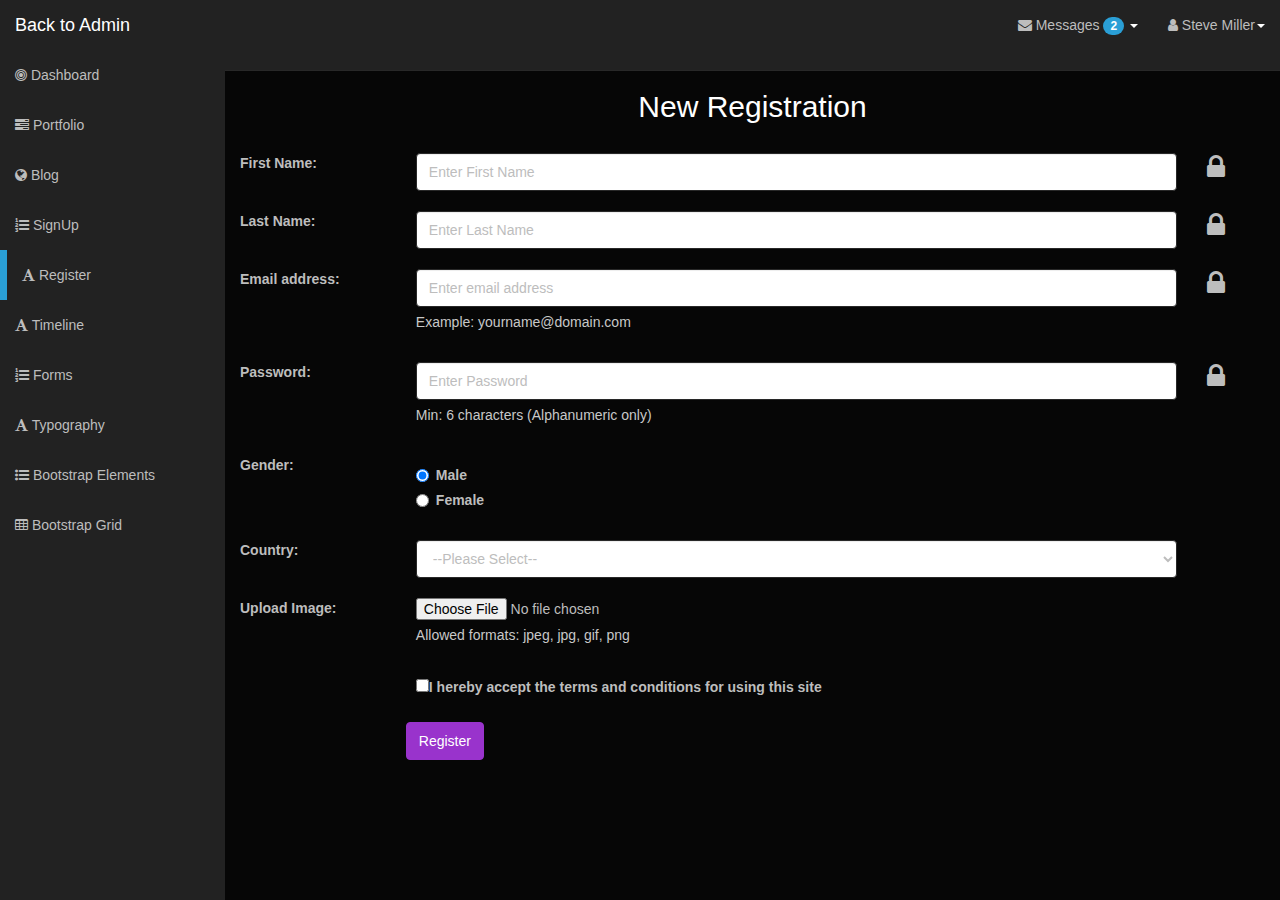
<file: register.html>
<!DOCTYPE html>
<html lang="en">
<head>
    <meta charset="utf-8">
    <meta name="viewport" content="width=device-width, initial-scale=1.0">
    <title>Register - Dark Admin</title>

    <link rel="stylesheet" type="text/css" href="bootstrap/css/bootstrap.min.css" />
    <link rel="stylesheet" type="text/css" href="font-awesome/css/font-awesome.min.css" />
    <link rel="stylesheet" type="text/css" href="css/local.css" />

    <script type="text/javascript" src="js/jquery-1.10.2.min.js"></script>
    <script type="text/javascript" src="bootstrap/js/bootstrap.min.js"></script>   

      <style>

        div {
            padding-bottom:20px;
        }

    </style>
</head>
<body>

    <div id="wrapper">
        <nav class="navbar navbar-inverse navbar-fixed-top" role="navigation">
            <div class="navbar-header">
                <button type="button" class="navbar-toggle" data-toggle="collapse" data-target=".navbar-ex1-collapse">
                    <span class="sr-only">Toggle navigation</span>
                    <span class="icon-bar"></span>
                    <span class="icon-bar"></span>
                    <span class="icon-bar"></span>
                </button>
                <a class="navbar-brand" href="index.html">Back to Admin</a>
            </div>
            <div class="collapse navbar-collapse navbar-ex1-collapse">
                <ul class="nav navbar-nav side-nav">
                    <li><a href="index.html"><i class="fa fa-bullseye"></i> Dashboard</a></li>
                    <li><a href="portfolio.html"><i class="fa fa-tasks"></i> Portfolio</a></li>
                    <li><a href="blog.html"><i class="fa fa-globe"></i> Blog</a></li>
                    <li><a href="signup.html"><i class="fa fa-list-ol"></i> SignUp</a></li>
                    <li class="selected"><a href="register.html"><i class="fa fa-font"></i> Register</a></li>
                    <li><a href="timeline.html"><i class="fa fa-font"></i> Timeline</a></li>
                    <li><a href="forms.html"><i class="fa fa-list-ol"></i> Forms</a></li>
                    <li><a href="typography.html"><i class="fa fa-font"></i> Typography</a></li>
                    <li><a href="bootstrap-elements.html"><i class="fa fa-list-ul"></i> Bootstrap Elements</a></li>
                    <li><a href="bootstrap-grid.html"><i class="fa fa-table"></i > Bootstrap Grid</a></li>            
                </ul>
                <ul class="nav navbar-nav navbar-right navbar-user">
                    <li class="dropdown messages-dropdown">
                        <a href="#" class="dropdown-toggle" data-toggle="dropdown"><i class="fa fa-envelope"></i> Messages <span class="badge">2</span> <b class="caret"></b></a>
                        <ul class="dropdown-menu">
                            <li class="dropdown-header">2 New Messages</li>
                            <li class="message-preview">
                                <a href="#">
                                    <span class="avatar"><i class="fa fa-bell"></i></span>
                                    <span class="message">Security alert</span>
                                </a>
                            </li>
                            <li class="divider"></li>
                            <li class="message-preview">
                                <a href="#">
                                    <span class="avatar"><i class="fa fa-bell"></i></span>
                                    <span class="message">Security alert</span>
                                </a>
                            </li>
                            <li class="divider"></li>
                            <li><a href="#">Go to Inbox <span class="badge">2</span></a></li>
                        </ul>
                    </li>
                     <li class="dropdown user-dropdown">
                        <a href="#" class="dropdown-toggle" data-toggle="dropdown"><i class="fa fa-user"></i> Steve Miller<b class="caret"></b></a>
                        <ul class="dropdown-menu">
                            <li><a href="#"><i class="fa fa-user"></i> Profile</a></li>
                            <li><a href="#"><i class="fa fa-gear"></i> Settings</a></li>
                            <li class="divider"></li>
                            <li><a href="#"><i class="fa fa-power-off"></i> Log Out</a></li>
                        </ul>
                    </li>
                </ul>
            </div>
        </nav>

       <div>
        <div class="row text-center">
            <h2>New Registration</h2>
        </div>
        <div>
            <label for="firstname" class="col-md-2">
                First Name:
            </label>
            <div class="col-md-9">
                <input type="text" class="form-control" id="firstname" placeholder="Enter First Name">
            </div>
            <div class="col-md-1">
                <i class="fa fa-lock fa-2x"></i>
            </div>
        </div>        
        <div>
            <label for="lastname" class="col-md-2">
                Last Name:
            </label>
            <div class="col-md-9">
                <input type="text" class="form-control" id="lastname" placeholder="Enter Last Name">
            </div>
             <div class="col-md-1">
                <i class="fa fa-lock fa-2x"></i>
            </div>
        </div>
        <div>
            <label for="emailaddress" class="col-md-2">
                Email address:
            </label>
            <div class="col-md-9">
                <input type="email" class="form-control" id="emailaddress" placeholder="Enter email address">
                <p class="help-block">
                    Example: yourname@domain.com
                </p>
            </div>
             <div class="col-md-1">
                <i class="fa fa-lock fa-2x"></i>
            </div>
        </div>
        <div>
            <label for="password" class="col-md-2">
                Password:
            </label>
            <div class="col-md-9">
                <input type="password" class="form-control" id="password" placeholder="Enter Password">
                <p class="help-block">
                    Min: 6 characters (Alphanumeric only)
                </p>
            </div>
             <div class="col-md-1">
                <i class="fa fa-lock fa-2x"></i>
            </div>
        </div>
        <div>
            <label for="sex" class="col-md-2">
                Gender:
            </label>
            <div class="col-md-10">
                <label class="radio">
                    <input type="radio" name="sex" id="sex" value="male" checked>
                    Male
                </label>
                <label class="radio">
                    <input type="radio" name="sex" id="Radio1" value="female">
                    Female
                </label>
            </div>             
        </div>
        <div>
            <label for="country" class="col-md-2">
                Country:
            </label>
            <div class="col-md-9">
                <select name="country" id="country" class="form-control">
                    <option>--Please Select--</option>
                    <option>India</option>
                    <option>United States</option>
                    <option>Canada</option>
                    <option>United Kingdom</option>
                    <option>Others</option>
                </select>
            </div>            
        </div>
        <div>
            <label for="uploadimage" class="col-md-2">
                Upload Image:
            </label>
            <div class="col-md-10">
                <input type="file" name="uploadimage" id="uploadimage">
                <p class="help-block">
                    Allowed formats: jpeg, jpg, gif, png
                </p>
            </div>          
        </div>
        <div>
            <div class="col-md-2">
            </div>
            <div class="col-md-10">
                <label>
                    <input type="checkbox">I hereby accept the terms and conditions for using this site</label>
            </div>            
        </div>
        <div class="row">
            <div class="col-md-2">
            </div>
            <div class="col-md-10">
                <button type="submit" class="btn btn-info">
                    Register
                </button>
            </div>
        </div>
    </div>  
    </div>

</body>
</html>
</file>
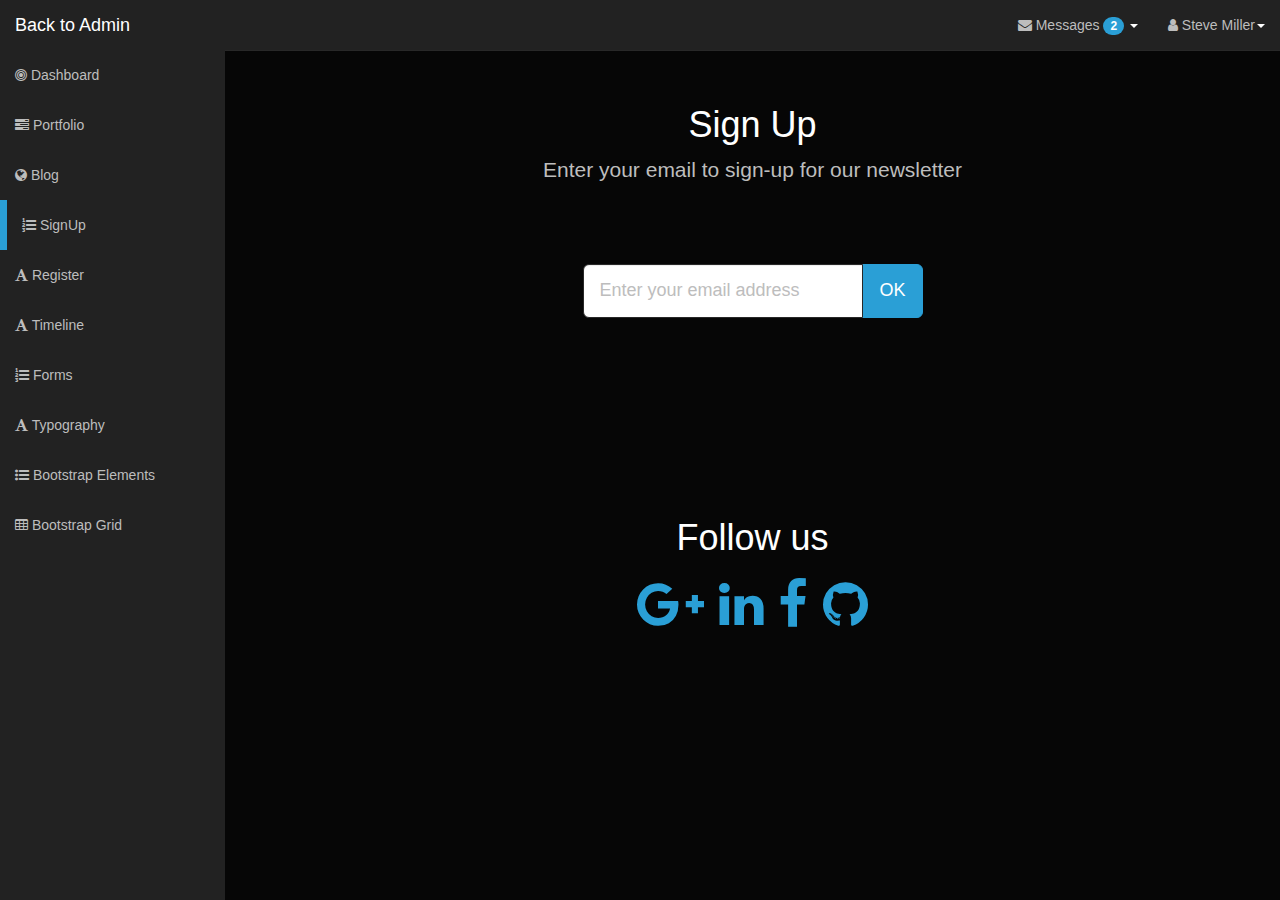
<file: signup.html>
<!DOCTYPE html>
<html lang="en">
<head>
    <meta charset="utf-8">
    <meta name="viewport" content="width=device-width, initial-scale=1.0">
    <title>Signup - Dark Admin</title>

    <link rel="stylesheet" type="text/css" href="bootstrap/css/bootstrap.min.css" />
    <link rel="stylesheet" type="text/css" href="font-awesome/css/font-awesome.min.css" />
    <link rel="stylesheet" type="text/css" href="css/local.css" />

    <script type="text/javascript" src="js/jquery-1.10.2.min.js"></script>
    <script type="text/javascript" src="bootstrap/js/bootstrap.min.js"></script>   
</head>
<body>

    <div id="wrapper">
        <nav class="navbar navbar-inverse navbar-fixed-top" role="navigation">
            <div class="navbar-header">
                <button type="button" class="navbar-toggle" data-toggle="collapse" data-target=".navbar-ex1-collapse">
                    <span class="sr-only">Toggle navigation</span>
                    <span class="icon-bar"></span>
                    <span class="icon-bar"></span>
                    <span class="icon-bar"></span>
                </button>
                <a class="navbar-brand" href="index.html">Back to Admin</a>
            </div>
            <div class="collapse navbar-collapse navbar-ex1-collapse">
                <ul class="nav navbar-nav side-nav">
                    <li><a href="index.html"><i class="fa fa-bullseye"></i> Dashboard</a></li>
                    <li><a href="portfolio.html"><i class="fa fa-tasks"></i> Portfolio</a></li>
                    <li><a href="blog.html"><i class="fa fa-globe"></i> Blog</a></li>
                    <li class="selected"><a href="signup.html"><i class="fa fa-list-ol"></i> SignUp</a></li>
                    <li><a href="register.html"><i class="fa fa-font"></i> Register</a></li>
                    <li><a href="timeline.html"><i class="fa fa-font"></i> Timeline</a></li>
                    <li><a href="forms.html"><i class="fa fa-list-ol"></i> Forms</a></li>
                    <li><a href="typography.html"><i class="fa fa-font"></i> Typography</a></li>
                    <li><a href="bootstrap-elements.html"><i class="fa fa-list-ul"></i> Bootstrap Elements</a></li>
                    <li><a href="bootstrap-grid.html"><i class="fa fa-table"></i > Bootstrap Grid</a></li>            
                </ul>
                <ul class="nav navbar-nav navbar-right navbar-user">
                    <li class="dropdown messages-dropdown">
                        <a href="#" class="dropdown-toggle" data-toggle="dropdown"><i class="fa fa-envelope"></i> Messages <span class="badge">2</span> <b class="caret"></b></a>
                        <ul class="dropdown-menu">
                            <li class="dropdown-header">2 New Messages</li>
                            <li class="message-preview">
                                <a href="#">
                                    <span class="avatar"><i class="fa fa-bell"></i></span>
                                    <span class="message">Security alert</span>
                                </a>
                            </li>
                            <li class="divider"></li>
                            <li class="message-preview">
                                <a href="#">
                                    <span class="avatar"><i class="fa fa-bell"></i></span>
                                    <span class="message">Security alert</span>
                                </a>
                            </li>
                            <li class="divider"></li>
                            <li><a href="#">Go to Inbox <span class="badge">2</span></a></li>
                        </ul>
                    </li>
                     <li class="dropdown user-dropdown">
                        <a href="#" class="dropdown-toggle" data-toggle="dropdown"><i class="fa fa-user"></i> Steve Miller<b class="caret"></b></a>
                        <ul class="dropdown-menu">
                            <li><a href="#"><i class="fa fa-user"></i> Profile</a></li>
                            <li><a href="#"><i class="fa fa-gear"></i> Settings</a></li>
                            <li class="divider"></li>
                            <li><a href="#"><i class="fa fa-power-off"></i> Log Out</a></li>
                        </ul>
                    </li>
                </ul>
            </div>
        </nav>

        <div id="page-wrapper">

            <div class="row">

                <div class="col-lg-12 text-center v-center">

                    <h1>Sign Up</h1>
                    <p class="lead">Enter your email to sign-up for our newsletter</p>

                    <br>
                    <br>
                    <br>

                    <form class="col-lg-12">
                        <div class="input-group" style="width: 340px; text-align: center; margin: 0 auto;">
                            <input class="form-control input-lg" title="Confidential signup."
                                placeholder="Enter your email address" type="text">
                            <span class="input-group-btn">
                                <button class="btn btn-lg btn-primary" type="button">OK</button></span>
                        </div>
                    </form>
                </div>
            </div>
            <br>
            <br>
            <br>
            <br>
            <br>
            <br>
            <br>
            <br>
            <br>
            <div class="text-center">
                <h1>Follow us</h1>
            </div>
            <div class="row">
                <div class="col-lg-12 text-center v-center" style="font-size: 39pt;">
                    <a href="#"><span class="avatar"><i class="fa fa-google-plus"></i></span></a>
                    <a href="#"><span class="avatar"><i class="fa fa-linkedin"></i></span></a>
                    <a href="#"><span class="avatar"><i class="fa fa-facebook"></i></span></a>
                    <a href="#"><span class="avatar"><i class="fa fa-github"></i></span></a>
                </div>

            </div>
            <!-- /.row -->

        </div>
        <!-- /#page-wrapper -->
    </div>    
</body>
</html>
</file>
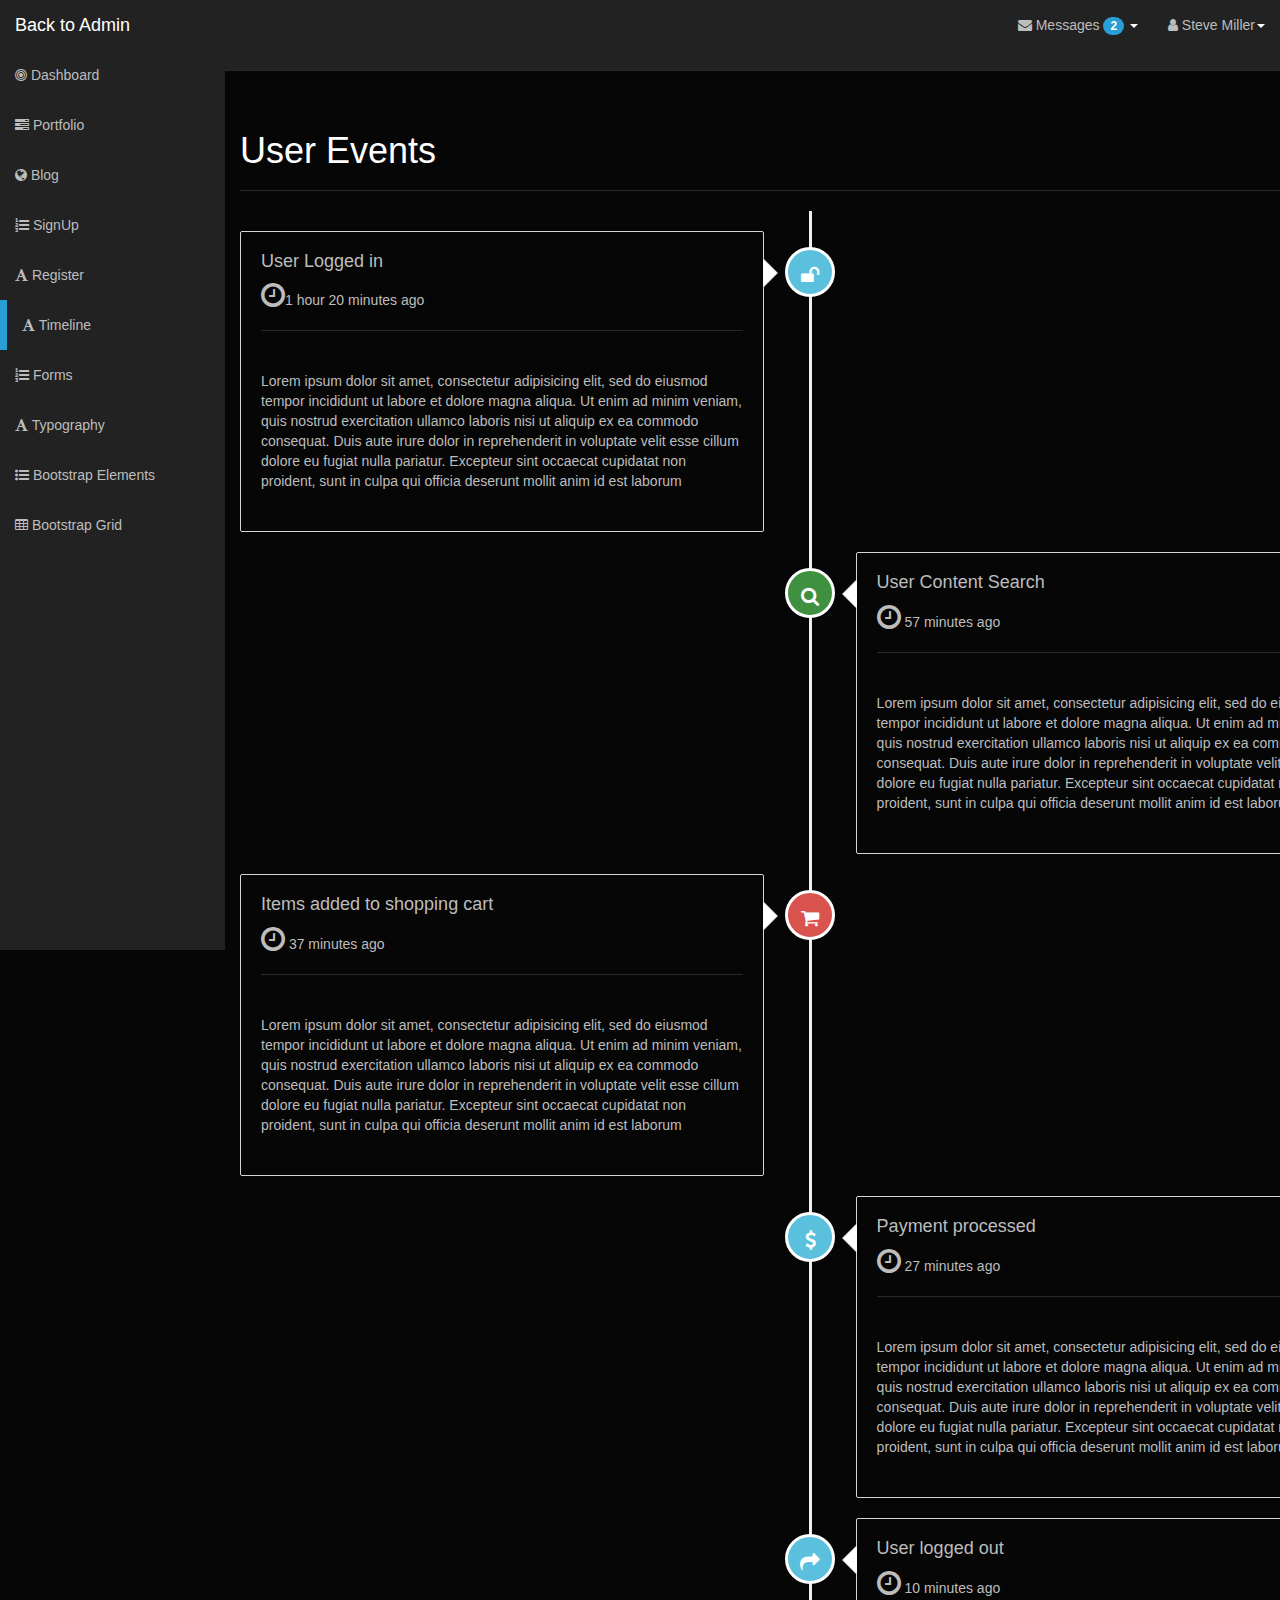
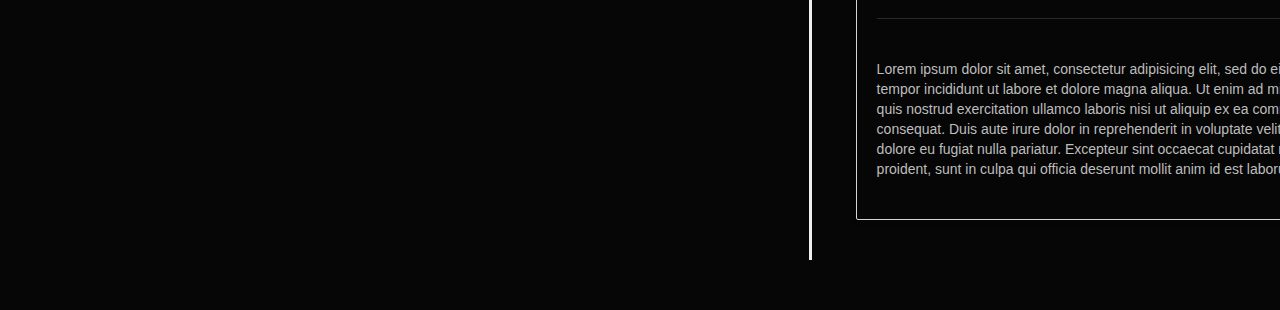
<file: timeline.html>
<!DOCTYPE html>
<html lang="en">
<head>
    <meta charset="utf-8">
    <meta name="viewport" content="width=device-width, initial-scale=1.0">
    <title>Timeline - Dark Admin</title>

    <link rel="stylesheet" type="text/css" href="bootstrap/css/bootstrap.min.css" />
    <link rel="stylesheet" type="text/css" href="font-awesome/css/font-awesome.min.css" />
    <link rel="stylesheet" type="text/css" href="css/local.css" />

    <script type="text/javascript" src="js/jquery-1.10.2.min.js"></script>
    <script type="text/javascript" src="bootstrap/js/bootstrap.min.js"></script>   

      <style>

        div {
            padding-bottom:20px;
        }

    </style>
</head>
<body>

    <div id="wrapper">
        <nav class="navbar navbar-inverse navbar-fixed-top" role="navigation">
            <div class="navbar-header">
                <button type="button" class="navbar-toggle" data-toggle="collapse" data-target=".navbar-ex1-collapse">
                    <span class="sr-only">Toggle navigation</span>
                    <span class="icon-bar"></span>
                    <span class="icon-bar"></span>
                    <span class="icon-bar"></span>
                </button>
                <a class="navbar-brand" href="index.html">Back to Admin</a>
            </div>
            <div class="collapse navbar-collapse navbar-ex1-collapse">
                <ul class="nav navbar-nav side-nav">
                    <li><a href="index.html"><i class="fa fa-bullseye"></i> Dashboard</a></li>
                    <li><a href="portfolio.html"><i class="fa fa-tasks"></i> Portfolio</a></li>
                    <li><a href="blog.html"><i class="fa fa-globe"></i> Blog</a></li>
                    <li><a href="signup.html"><i class="fa fa-list-ol"></i> SignUp</a></li>
                    <li><a href="register.html"><i class="fa fa-font"></i> Register</a></li>
                    <li class="selected"><a href="timeline.html"><i class="fa fa-font"></i> Timeline</a></li>
                    <li><a href="forms.html"><i class="fa fa-list-ol"></i> Forms</a></li>
                    <li><a href="typography.html"><i class="fa fa-font"></i> Typography</a></li>
                    <li><a href="bootstrap-elements.html"><i class="fa fa-list-ul"></i> Bootstrap Elements</a></li>
                    <li><a href="bootstrap-grid.html"><i class="fa fa-table"></i > Bootstrap Grid</a></li>            
                </ul>
                <ul class="nav navbar-nav navbar-right navbar-user">
                    <li class="dropdown messages-dropdown">
                        <a href="#" class="dropdown-toggle" data-toggle="dropdown"><i class="fa fa-envelope"></i> Messages <span class="badge">2</span> <b class="caret"></b></a>
                        <ul class="dropdown-menu">
                            <li class="dropdown-header">2 New Messages</li>
                            <li class="message-preview">
                                <a href="#">
                                    <span class="avatar"><i class="fa fa-bell"></i></span>
                                    <span class="message">Security alert</span>
                                </a>
                            </li>
                            <li class="divider"></li>
                            <li class="message-preview">
                                <a href="#">
                                    <span class="avatar"><i class="fa fa-bell"></i></span>
                                    <span class="message">Security alert</span>
                                </a>
                            </li>
                            <li class="divider"></li>
                            <li><a href="#">Go to Inbox <span class="badge">2</span></a></li>
                        </ul>
                    </li>
                    <li class="dropdown user-dropdown">
                        <a href="#" class="dropdown-toggle" data-toggle="dropdown"><i class="fa fa-user"></i> Steve Miller<b class="caret"></b></a>
                        <ul class="dropdown-menu">
                            <li><a href="#"><i class="fa fa-user"></i> Profile</a></li>
                            <li><a href="#"><i class="fa fa-gear"></i> Settings</a></li>
                            <li class="divider"></li>
                            <li><a href="#"><i class="fa fa-power-off"></i> Log Out</a></li>
                        </ul>
                    </li>
                </ul>
            </div>
        </nav>

         <hr />
        <div class="container">
            <div class="page-header">
                <h1 id="timeline">User Events</h1>
            </div>
            <ul class="timeline">
                <li>
                    <div class="timeline-badge info"><i class="fa fa-unlock"></i></div>
                    <div class="timeline-panel">
                        <div class="timeline-heading">
                            <h4 class="timeline-title">User Logged in</h4>                            
                            <span><i class="fa fa-clock-o fa-2x"></i>1 hour 20 minutes ago</span>
                            <hr />
                        </div>
                        <div class="timeline-body">
                            <p>Lorem ipsum dolor sit amet, consectetur adipisicing elit, sed do eiusmod tempor 
                               incididunt ut labore et dolore magna aliqua. Ut enim ad minim veniam, 
                               quis nostrud exercitation ullamco laboris nisi ut aliquip ex ea commodo consequat. 
                               Duis aute irure dolor in reprehenderit in voluptate velit esse cillum dolore eu fugiat nulla pariatur. 
                               Excepteur sint occaecat cupidatat non proident, sunt in culpa qui officia deserunt mollit anim id est laborum
                            </p>
                        </div>
                    </div>
                </li>
                <li class="timeline-inverted">
                    <div class="timeline-badge success"><i class="fa fa-search"></i></div>
                    <div class="timeline-panel">
                        <div class="timeline-heading">
                            <h4 class="timeline-title">User Content Search</h4>
                            <span><i class="fa fa-clock-o fa-2x"></i> 57 minutes ago</span>
                            <hr />
                        </div>
                        <div class="timeline-body">
                             <p>Lorem ipsum dolor sit amet, consectetur adipisicing elit, sed do eiusmod tempor 
                               incididunt ut labore et dolore magna aliqua. Ut enim ad minim veniam, 
                               quis nostrud exercitation ullamco laboris nisi ut aliquip ex ea commodo consequat. 
                               Duis aute irure dolor in reprehenderit in voluptate velit esse cillum dolore eu fugiat nulla pariatur. 
                               Excepteur sint occaecat cupidatat non proident, sunt in culpa qui officia deserunt mollit anim id est laborum
                            </p>
                        </div>
                    </div>
                </li>
                <li>
                    <div class="timeline-badge danger"><i class="fa fa-shopping-cart"></i></div>
                    <div class="timeline-panel">
                        <div class="timeline-heading">
                            <h4 class="timeline-title">Items added to shopping cart</h4>
                            <span><i class="fa fa-clock-o fa-2x"></i> 37 minutes ago</span>
                            <hr />
                        </div>
                        <div class="timeline-body">
                             <p>Lorem ipsum dolor sit amet, consectetur adipisicing elit, sed do eiusmod tempor 
                               incididunt ut labore et dolore magna aliqua. Ut enim ad minim veniam, 
                               quis nostrud exercitation ullamco laboris nisi ut aliquip ex ea commodo consequat. 
                               Duis aute irure dolor in reprehenderit in voluptate velit esse cillum dolore eu fugiat nulla pariatur. 
                               Excepteur sint occaecat cupidatat non proident, sunt in culpa qui officia deserunt mollit anim id est laborum
                            </p>
                        </div>
                    </div>
                </li>
                <li class="timeline-inverted">
                   <div class="timeline-badge info"><i class="fa fa-dollar"></i></div>
                    <div class="timeline-panel">
                        <div class="timeline-heading">
                            <h4 class="timeline-title">Payment processed</h4>
                            <span><i class="fa fa-clock-o fa-2x"></i> 27 minutes ago</span>
                            <hr />
                        </div>
                        <div class="timeline-body">
                             <p>Lorem ipsum dolor sit amet, consectetur adipisicing elit, sed do eiusmod tempor 
                               incididunt ut labore et dolore magna aliqua. Ut enim ad minim veniam, 
                               quis nostrud exercitation ullamco laboris nisi ut aliquip ex ea commodo consequat. 
                               Duis aute irure dolor in reprehenderit in voluptate velit esse cillum dolore eu fugiat nulla pariatur. 
                               Excepteur sint occaecat cupidatat non proident, sunt in culpa qui officia deserunt mollit anim id est laborum
                            </p>
                        </div>
                    </div>
                </li>
                <li class="timeline-inverted">
                    <div class="timeline-badge info"><i class="fa fa-share"></i></div>
                    <div class="timeline-panel">
                        <div class="timeline-heading">
                            <h4 class="timeline-title">User logged out</h4>
                            <span><i class="fa fa-clock-o fa-2x"></i> 10 minutes ago</span>
                            <hr />
                        </div>
                        <div class="timeline-body">
                             <p>Lorem ipsum dolor sit amet, consectetur adipisicing elit, sed do eiusmod tempor 
                               incididunt ut labore et dolore magna aliqua. Ut enim ad minim veniam, 
                               quis nostrud exercitation ullamco laboris nisi ut aliquip ex ea commodo consequat. 
                               Duis aute irure dolor in reprehenderit in voluptate velit esse cillum dolore eu fugiat nulla pariatur. 
                               Excepteur sint occaecat cupidatat non proident, sunt in culpa qui officia deserunt mollit anim id est laborum
                            </p>
                        </div>
                    </div>
                </li>
            </ul>
        </div>
    </div>

</body>
</html>
</file>
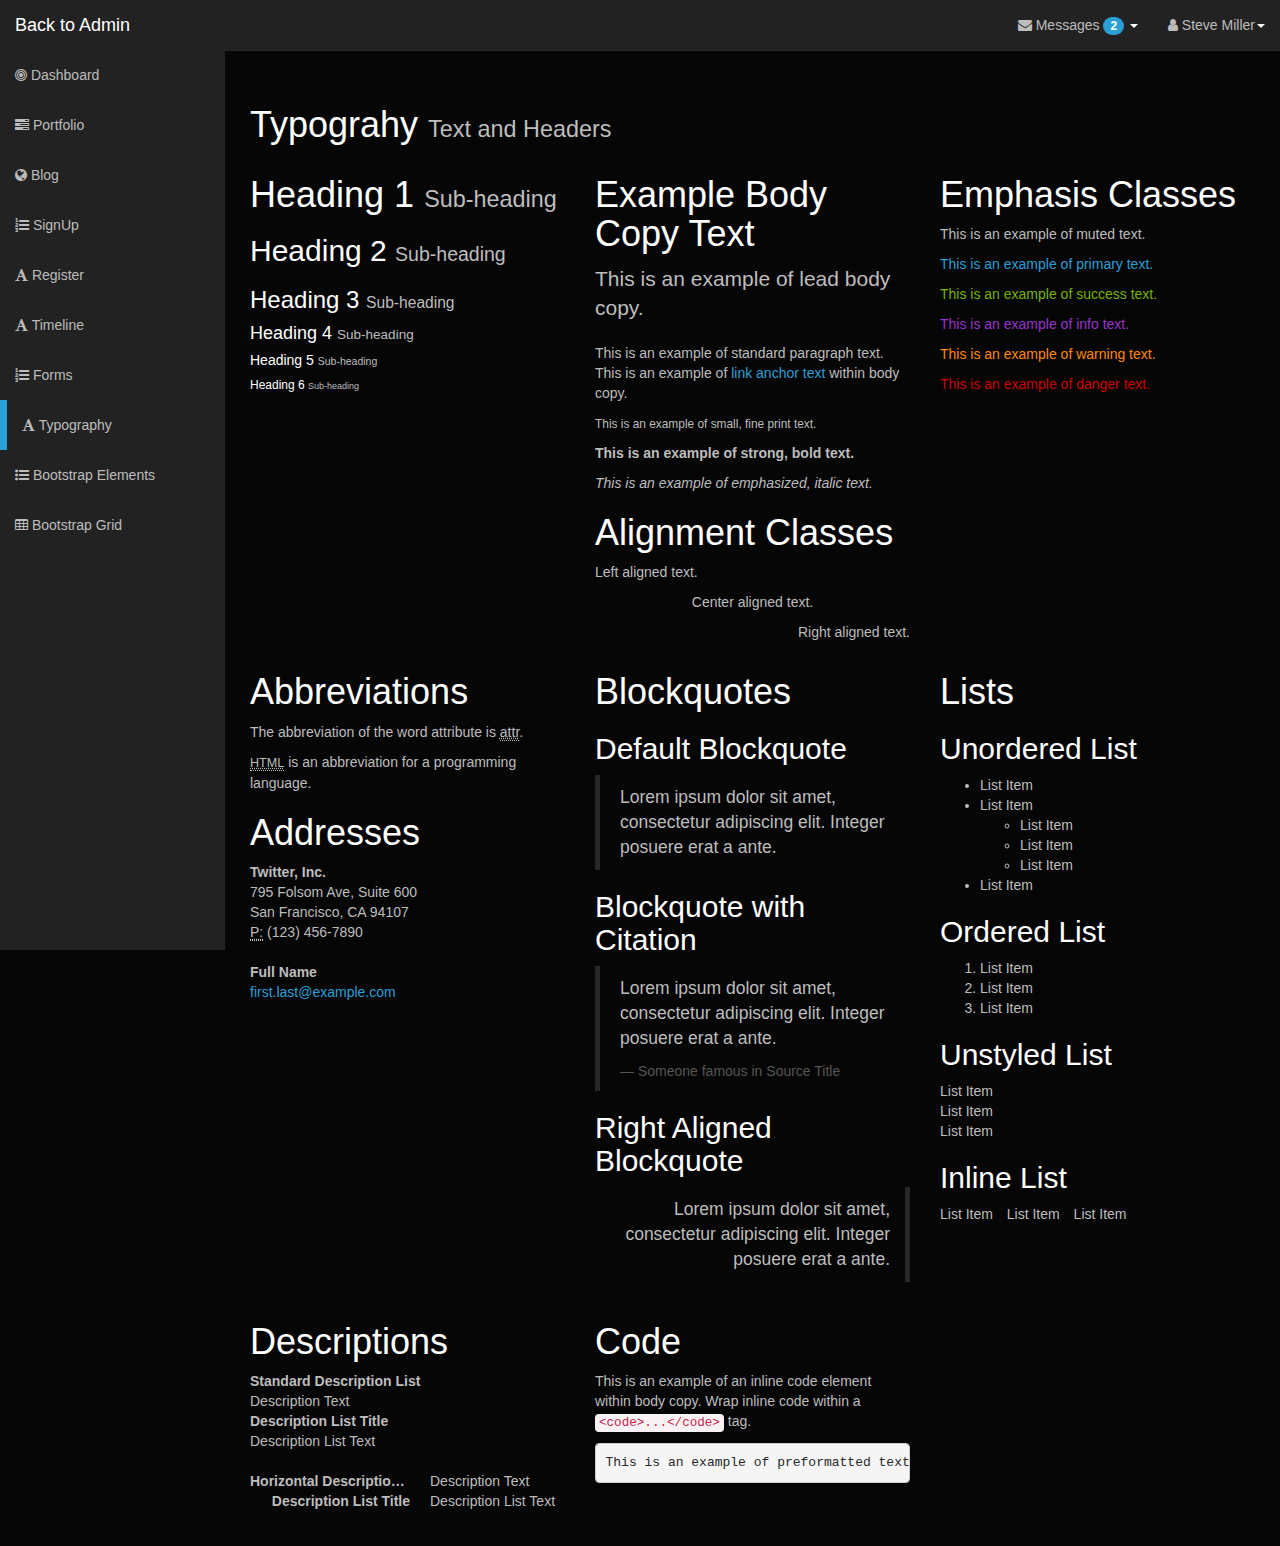
<file: typography.html>
<!DOCTYPE html>
<html lang="en">
<head>
    <meta charset="utf-8">
    <meta name="viewport" content="width=device-width, initial-scale=1.0">
    <title>Typography - Dark Admin</title>

    <link rel="stylesheet" type="text/css" href="bootstrap/css/bootstrap.min.css" />
    <link rel="stylesheet" type="text/css" href="font-awesome/css/font-awesome.min.css" />
    <link rel="stylesheet" type="text/css" href="css/local.css" />

    <script type="text/javascript" src="js/jquery-1.10.2.min.js"></script>
    <script type="text/javascript" src="bootstrap/js/bootstrap.min.js"></script>       
</head>
<body>

    <div id="wrapper">
        <nav class="navbar navbar-inverse navbar-fixed-top" role="navigation">
            <div class="navbar-header">
                <button type="button" class="navbar-toggle" data-toggle="collapse" data-target=".navbar-ex1-collapse">
                    <span class="sr-only">Toggle navigation</span>
                    <span class="icon-bar"></span>
                    <span class="icon-bar"></span>
                    <span class="icon-bar"></span>
                </button>
                <a class="navbar-brand" href="index.html">Back to Admin</a>
            </div>
            <div class="collapse navbar-collapse navbar-ex1-collapse">
                <ul class="nav navbar-nav side-nav">
                    <li><a href="index.html"><i class="fa fa-bullseye"></i> Dashboard</a></li>
                    <li><a href="portfolio.html"><i class="fa fa-tasks"></i> Portfolio</a></li>
                    <li><a href="blog.html"><i class="fa fa-globe"></i> Blog</a></li>
                    <li><a href="signup.html"><i class="fa fa-list-ol"></i> SignUp</a></li>
                    <li><a href="register.html"><i class="fa fa-font"></i> Register</a></li>
                    <li><a href="timeline.html"><i class="fa fa-font"></i> Timeline</a></li>
                    <li><a href="forms.html"><i class="fa fa-list-ol"></i> Forms</a></li>
                    <li class="selected"><a href="typography.html"><i class="fa fa-font"></i> Typography</a></li>
                    <li><a href="bootstrap-elements.html"><i class="fa fa-list-ul"></i> Bootstrap Elements</a></li>
                    <li><a href="bootstrap-grid.html"><i class="fa fa-table"></i > Bootstrap Grid</a></li>            
                </ul>
                <ul class="nav navbar-nav navbar-right navbar-user">
                    <li class="dropdown messages-dropdown">
                        <a href="#" class="dropdown-toggle" data-toggle="dropdown"><i class="fa fa-envelope"></i> Messages <span class="badge">2</span> <b class="caret"></b></a>
                        <ul class="dropdown-menu">
                            <li class="dropdown-header">2 New Messages</li>
                            <li class="message-preview">
                                <a href="#">
                                    <span class="avatar"><i class="fa fa-bell"></i></span>
                                    <span class="message">Security alert</span>
                                </a>
                            </li>
                            <li class="divider"></li>
                            <li class="message-preview">
                                <a href="#">
                                    <span class="avatar"><i class="fa fa-bell"></i></span>
                                    <span class="message">Security alert</span>
                                </a>
                            </li>
                            <li class="divider"></li>
                            <li><a href="#">Go to Inbox <span class="badge">2</span></a></li>
                        </ul>
                    </li>
                     <li class="dropdown user-dropdown">
                        <a href="#" class="dropdown-toggle" data-toggle="dropdown"><i class="fa fa-user"></i> Steve Miller<b class="caret"></b></a>
                        <ul class="dropdown-menu">
                            <li><a href="#"><i class="fa fa-user"></i> Profile</a></li>
                            <li><a href="#"><i class="fa fa-gear"></i> Settings</a></li>
                            <li class="divider"></li>
                            <li><a href="#"><i class="fa fa-power-off"></i> Log Out</a></li>
                        </ul>
                    </li>
                </ul>
            </div>
        </nav>

    <div id="page-wrapper">

            <div class="row">
                <div class="col-lg-12">
                    <h1>Typograhy <small>Text and Headers</small></h1>
                </div>
                <div class="col-lg-4">
                    <h1>Heading 1 <small>Sub-heading</small></h1>
                    <h2>Heading 2 <small>Sub-heading</small></h2>
                    <h3>Heading 3 <small>Sub-heading</small></h3>
                    <h4>Heading 4 <small>Sub-heading</small></h4>
                    <h5>Heading 5 <small>Sub-heading</small></h5>
                    <h6>Heading 6 <small>Sub-heading</small></h6>
                </div>
                <div class="col-lg-4">
                    <h1>Example Body Copy Text</h1>
                    <p class="lead">This is an example of lead body copy.</p>
                    <p>This is an example of standard paragraph text. This is an example of <a href="#">link anchor text</a> within body copy.</p>
                    <p><small>This is an example of small, fine print text.</small></p>
                    <p><strong>This is an example of strong, bold text.</strong></p>
                    <p><em>This is an example of emphasized, italic text.</em></p>
                    <h1>Alignment Classes</h1>
                    <p class="text-left">Left aligned text.</p>
                    <p class="text-center">Center aligned text.</p>
                    <p class="text-right">Right aligned text.</p>
                </div>
                <div class="col-lg-4">
                    <h1>Emphasis Classes</h1>
                    <p class="text-muted">This is an example of muted text.</p>
                    <p class="text-primary">This is an example of primary text.</p>
                    <p class="text-success">This is an example of success text.</p>
                    <p class="text-info">This is an example of info text.</p>
                    <p class="text-warning">This is an example of warning text.</p>
                    <p class="text-danger">This is an example of danger text.</p>
                </div>
            </div>
            <!-- /.row -->

            <div class="row">
                <div class="col-lg-4">
                    <h1>Abbreviations</h1>
                    <p>
                        The abbreviation of the word attribute is
                        <abbr title="attribute">attr</abbr>.
                    </p>
                    <p>
                        <abbr title="HyperText Markup Language" class="initialism">HTML</abbr>
                        is an abbreviation for a programming language.
                    </p>
                    <h1>Addresses</h1>
                    <address>
                        <strong>Twitter, Inc.</strong><br>
                        795 Folsom Ave, Suite 600<br>
                        San Francisco, CA 94107<br>
                        <abbr title="Phone">P:</abbr>
                        (123) 456-7890
                    </address>

                    <address>
                        <strong>Full Name</strong><br>
                        <a href="mailto:#">first.last@example.com</a>
                    </address>
                </div>
                <div class="col-lg-4">
                    <h1>Blockquotes</h1>
                    <h2>Default Blockquote</h2>
                    <blockquote>
                        <p>Lorem ipsum dolor sit amet, consectetur adipiscing elit. Integer posuere erat a ante.</p>
                    </blockquote>
                    <h2>Blockquote with Citation</h2>
                    <blockquote>
                        <p>Lorem ipsum dolor sit amet, consectetur adipiscing elit. Integer posuere erat a ante.</p>
                        <small>Someone famous in <cite title="Source Title">Source Title</cite></small>
                    </blockquote>
                    <h2>Right Aligned Blockquote</h2>
                    <blockquote class="pull-right">
                        <p>Lorem ipsum dolor sit amet, consectetur adipiscing elit. Integer posuere erat a ante.</p>
                    </blockquote>
                </div>
                <div class="col-lg-4">
                    <h1>Lists</h1>
                    <h2>Unordered List</h2>
                    <ul>
                        <li>List Item</li>
                        <li>List Item</li>
                        <ul>
                            <li>List Item</li>
                            <li>List Item</li>
                            <li>List Item</li>
                        </ul>
                        <li>List Item</li>
                    </ul>
                    <h2>Ordered List</h2>
                    <ol>
                        <li>List Item</li>
                        <li>List Item</li>
                        <li>List Item</li>
                    </ol>
                    <h2>Unstyled List</h2>
                    <ul class="list-unstyled">
                        <li>List Item</li>
                        <li>List Item</li>
                        <li>List Item</li>
                    </ul>
                    <h2>Inline List</h2>
                    <ul class="list-inline">
                        <li>List Item</li>
                        <li>List Item</li>
                        <li>List Item</li>
                    </ul>
                </div>
            </div>
            <!-- /.row -->

            <div class="row">
                <div class="col-lg-4">
                    <h1>Descriptions</h1>
                    <dl>
                        <dt>Standard Description List</dt>
                        <dd>Description Text</dd>
                        <dt>Description List Title</dt>
                        <dd>Description List Text</dd>
                    </dl>
                    <dl class="dl-horizontal">
                        <dt>Horizontal Description List</dt>
                        <dd>Description Text</dd>
                        <dt>Description List Title</dt>
                        <dd>Description List Text</dd>
                    </dl>
                </div>
                <div class="col-lg-4">
                    <h1>Code</h1>
                    <p>This is an example of an inline code element within body copy. Wrap inline code within a <code>&lt;code&gt;...&lt;/code&gt;</code> tag.</p>
                    <pre>This is an example of preformatted text.</pre>
                </div>               
            </div>
            <!-- /.row -->

        </div>  


    
    </div>

</body>
</html>
</file>
<file: css/local.css>
﻿/* Dark Admin Bootstrap Theme by PrepBootstrap - http://www.prepbootstrap.com */
html {
  font-family: sans-serif;
  -ms-text-size-adjust: 100%;
  -webkit-text-size-adjust: 100%;
}
body {
  margin: 0;
}
article,
aside,
details,
figcaption,
figure,
footer,
header,
hgroup,
main,
nav,
section,
summary {
  display: block;
}
audio,
canvas,
progress,
video {
  display: inline-block;
  vertical-align: baseline;
}
audio:not([controls]) {
  display: none;
  height: 0;
}
[hidden],
template {
  display: none;
}
a {
  background: transparent;
}
a:active,
a:hover {
  outline: 0;
}
abbr[title] {
  border-bottom: 1px dotted;
}
b,
strong {
  font-weight: bold;
}
dfn {
  font-style: italic;
}
h1 {
  font-size: 2em;
  margin: 0.67em 0;
}
mark {
  background: #ff0;
  color: #000;
}
small {
  font-size: 80%;
}
sub,
sup {
  font-size: 75%;
  line-height: 0;
  position: relative;
  vertical-align: baseline;
}
sup {
  top: -0.5em;
}
sub {
  bottom: -0.25em;
}
img {
  border: 0;
}
svg:not(:root) {
  overflow: hidden;
}
figure {
  margin: 1em 40px;
}
hr {
  -moz-box-sizing: content-box;
  box-sizing: content-box;
  height: 0;
}
pre {
  overflow: auto;
}
code,
kbd,
pre,
samp {
  font-family: monospace, monospace;
  font-size: 1em;
}
button,
input,
optgroup,
select,
textarea {
  color: inherit;
  font: inherit;
  margin: 0;
}
button {
  overflow: visible;
}
button,
select {
  text-transform: none;
}
button,
html input[type="button"],
input[type="reset"],
input[type="submit"] {
  -webkit-appearance: button;
  cursor: pointer;
}
button[disabled],
html input[disabled] {
  cursor: default;
}
button::-moz-focus-inner,
input::-moz-focus-inner {
  border: 0;
  padding: 0;
}
input {
  line-height: normal;
}
input[type="checkbox"],
input[type="radio"] {
  box-sizing: border-box;
  padding: 0;
}
input[type="number"]::-webkit-inner-spin-button,
input[type="number"]::-webkit-outer-spin-button {
  height: auto;
}
input[type="search"] {
  -webkit-appearance: textfield;
  -moz-box-sizing: content-box;
  -webkit-box-sizing: content-box;
  box-sizing: content-box;
}
input[type="search"]::-webkit-search-cancel-button,
input[type="search"]::-webkit-search-decoration {
  -webkit-appearance: none;
}
fieldset {
  border: 1px solid #c0c0c0;
  margin: 0 2px;
  padding: 0.35em 0.625em 0.75em;
}
legend {
  border: 0;
  padding: 0;
}
textarea {
  overflow: auto;
}
optgroup {
  font-weight: bold;
}
table {
  border-collapse: collapse;
  border-spacing: 0;
}
td,
th {
  padding: 0;
}
@media print {
  * {
    text-shadow: none !important;
    color: #000 !important;
    background: transparent !important;
    box-shadow: none !important;
  }
  a,
  a:visited {
    text-decoration: underline;
  }
  a[href]:after {
    content: " (" attr(href) ")";
  }
  abbr[title]:after {
    content: " (" attr(title) ")";
  }
  a[href^="javascript:"]:after,
  a[href^="#"]:after {
    content: "";
  }
  pre,
  blockquote {
    border: 1px solid #999;
    page-break-inside: avoid;
  }
  thead {
    display: table-header-group;
  }
  tr,
  img {
    page-break-inside: avoid;
  }
  img {
    max-width: 100% !important;
  }
  p,
  h2,
  h3 {
    orphans: 3;
    widows: 3;
  }
  h2,
  h3 {
    page-break-after: avoid;
  }
  select {
    background: #fff !important;
  }
  .navbar {
    display: none;
  }
  .table td,
  .table th {
    background-color: #fff !important;
  }
  .btn > .caret,
  .dropup > .btn > .caret {
    border-top-color: #000 !important;
  }
  .label {
    border: 1px solid #000;
  }
  .table {
    border-collapse: collapse !important;
  }
  .table-bordered th,
  .table-bordered td {
    border: 1px solid #ddd !important;
  }
}
* {
  -webkit-box-sizing: border-box;
  -moz-box-sizing: border-box;
  box-sizing: border-box;
}
*:before,
*:after {
  -webkit-box-sizing: border-box;
  -moz-box-sizing: border-box;
  box-sizing: border-box;
}
html {
  font-size: 62.5%;
  -webkit-tap-highlight-color: rgba(0, 0, 0, 0);
}
body {
  font-family: "Droid Sans", "Helvetica Neue", Helvetica, Arial, sans-serif;
  font-size: 14px;
  line-height: 1.42857143;
  color: #BDBDBD;
  background-color: #060606;
}
input,
button,
select,
textarea {
  font-family: inherit;
  font-size: inherit;
  line-height: inherit;
}
a {
  color: #2a9fd6;
  text-decoration: none;
}
a:hover,
a:focus {
  color: #2a9fd6;
  text-decoration: underline;
}
a:focus {
  outline: thin dotted;
  outline: 5px auto -webkit-focus-ring-color;
  outline-offset: -2px;
}
figure {
  margin: 0;
}
img {
  vertical-align: middle;
}
.img-responsive,
.thumbnail > img,
.thumbnail a > img,
.carousel-inner > .item > img,
.carousel-inner > .item > a > img {
  display: block;
  max-width: 100%;
  height: auto;
}
.img-rounded {
  border-radius: 6px;
}
.img-thumbnail {
  padding: 4px;
  line-height: 1.42857143;
  background-color: #060606;
  border: 1px solid #dddddd;
  border-radius: 4px;
  -webkit-transition: all 0.2s ease-in-out;
  transition: all 0.2s ease-in-out;
  display: inline-block;
  max-width: 100%;
  height: auto;
}
.img-circle {
  border-radius: 50%;
}
hr {
  margin-top: 20px;
  margin-bottom: 20px;
  border: 0;
  border-top: 1px solid #282828;
}
.sr-only {
  position: absolute;
  width: 1px;
  height: 1px;
  margin: -1px;
  padding: 0;
  overflow: hidden;
  clip: rect(0, 0, 0, 0);
  border: 0;
}
h1,
h2,
h3,
h4,
h5,
h6,
.h1,
.h2,
.h3,
.h4,
.h5,
.h6 {
  font-family: "Droid Sans", "Helvetica Neue", Helvetica, Arial, sans-serif;
  font-weight: 500;
  line-height: 1.1;
  color: #ffffff;
}
h1 small,
h2 small,
h3 small,
h4 small,
h5 small,
h6 small,
.h1 small,
.h2 small,
.h3 small,
.h4 small,
.h5 small,
.h6 small,
h1 .small,
h2 .small,
h3 .small,
h4 .small,
h5 .small,
h6 .small,
.h1 .small,
.h2 .small,
.h3 .small,
.h4 .small,
.h5 .small,
.h6 .small {
  font-weight: normal;
  line-height: 1;
  color: #BDBDBD;
}
h1,
.h1,
h2,
.h2,
h3,
.h3 {
  margin-top: 20px;
  margin-bottom: 10px;
}
h1 small,
.h1 small,
h2 small,
.h2 small,
h3 small,
.h3 small,
h1 .small,
.h1 .small,
h2 .small,
.h2 .small,
h3 .small,
.h3 .small {
  font-size: 65%;
}
h4,
.h4,
h5,
.h5,
h6,
.h6 {
  margin-top: 10px;
  margin-bottom: 10px;
}
h4 small,
.h4 small,
h5 small,
.h5 small,
h6 small,
.h6 small,
h4 .small,
.h4 .small,
h5 .small,
.h5 .small,
h6 .small,
.h6 .small {
  font-size: 75%;
}
h1,
.h1 {
  font-size: 36px;
}
h2,
.h2 {
  font-size: 30px;
}
h3,
.h3 {
  font-size: 24px;
}
h4,
.h4 {
  font-size: 18px;
}
h5,
.h5 {
  font-size: 14px;
}
h6,
.h6 {
  font-size: 12px;
}
p {
  margin: 0 0 10px;
}
.lead {
  margin-bottom: 20px;
  font-size: 16px;
  font-weight: 200;
  line-height: 1.4;
}
@media (min-width: 768px) {
  .lead {
    font-size: 21px;
  }
}
small,
.small {
  font-size: 85%;
}
cite {
  font-style: normal;
}
.text-left {
  text-align: left;
}
.text-right {
  text-align: right;
}
.text-center {
  text-align: center;
}
.text-justify {
  text-align: justify;
}
.text-muted {
  color: #BDBDBD;
}
.text-primary {
  color: #2a9fd6;
}
a.text-primary:hover {
  color: #2180ac;
}
.text-success {
  color: #ffffff;
}
a.text-success:hover {
  color: #e6e6e6;
}
.text-info {
  color: #ffffff;
}
a.text-info:hover {
  color: #e6e6e6;
}
.text-warning {
  color: #ffffff;
}
a.text-warning:hover {
  color: #e6e6e6;
}
.text-danger {
  color: #ffffff;
}
a.text-danger:hover {
  color: #e6e6e6;
}
.bg-primary {
  color: #fff;
  background-color: #2a9fd6;
}
a.bg-primary:hover {
  background-color: #2180ac;
}
.bg-success {
  background-color: #77b300;
}
a.bg-success:hover {
  background-color: #558000;
}
.bg-info {
  background-color: #9933cc;
}
a.bg-info:hover {
  background-color: #7a29a3;
}
.bg-warning {
  background-color: #ff8800;
}
a.bg-warning:hover {
  background-color: #cc6d00;
}
.bg-danger {
  background-color: #cc0000;
}
a.bg-danger:hover {
  background-color: #990000;
}
.page-header {
  padding-bottom: 9px;
  margin: 40px 0 20px;
  border-bottom: 1px solid #282828;
}
ul,
ol {
  margin-top: 0;
  margin-bottom: 10px;
}
ul ul,
ol ul,
ul ol,
ol ol {
  margin-bottom: 0;
}
.list-unstyled {
  padding-left: 0;
  list-style: none;
}
.list-inline {
  padding-left: 0;
  list-style: none;
  margin-left: -5px;
}
.list-inline > li {
  display: inline-block;
  padding-left: 5px;
  padding-right: 5px;
}
dl {
  margin-top: 0;
  margin-bottom: 20px;
}
dt,
dd {
  line-height: 1.42857143;
}
dt {
  font-weight: bold;
}
dd {
  margin-left: 0;
}
@media (min-width: 768px) {
  .dl-horizontal dt {
    float: left;
    width: 160px;
    clear: left;
    text-align: right;
    overflow: hidden;
    text-overflow: ellipsis;
    white-space: nowrap;
  }
  .dl-horizontal dd {
    margin-left: 180px;
  }
}
abbr[title],
abbr[data-original-title] {
  cursor: help;
  border-bottom: 1px dotted #BDBDBD;
}
.initialism {
  font-size: 90%;
  text-transform: uppercase;
}
blockquote {
  padding: 10px 20px;
  margin: 0 0 20px;
  font-size: 17.5px;
  border-left: 5px solid #282828;
}
blockquote p:last-child,
blockquote ul:last-child,
blockquote ol:last-child {
  margin-bottom: 0;
}
blockquote footer,
blockquote small,
blockquote .small {
  display: block;
  font-size: 80%;
  line-height: 1.42857143;
  color: #555555;
}
blockquote footer:before,
blockquote small:before,
blockquote .small:before {
  content: '\2014 \00A0';
}
.blockquote-reverse,
blockquote.pull-right {
  padding-right: 15px;
  padding-left: 0;
  border-right: 5px solid #282828;
  border-left: 0;
  text-align: right;
}
.blockquote-reverse footer:before,
blockquote.pull-right footer:before,
.blockquote-reverse small:before,
blockquote.pull-right small:before,
.blockquote-reverse .small:before,
blockquote.pull-right .small:before {
  content: '';
}
.blockquote-reverse footer:after,
blockquote.pull-right footer:after,
.blockquote-reverse small:after,
blockquote.pull-right small:after,
.blockquote-reverse .small:after,
blockquote.pull-right .small:after {
  content: '\00A0 \2014';
}
blockquote:before,
blockquote:after {
  content: "";
}
address {
  margin-bottom: 20px;
  font-style: normal;
  line-height: 1.42857143;
}
code,
kbd,
pre,
samp {
  font-family: Menlo, Monaco, Consolas, "Courier New", monospace;
}
code {
  padding: 2px 4px;
  font-size: 90%;
  color: #c7254e;
  background-color: #f9f2f4;
  white-space: nowrap;
  border-radius: 4px;
}
kbd {
  padding: 2px 4px;
  font-size: 90%;
  color: #ffffff;
  background-color: #333333;
  border-radius: 3px;
  box-shadow: inset 0 -1px 0 rgba(0, 0, 0, 0.25);
}
pre {
  display: block;
  padding: 9.5px;
  margin: 0 0 10px;
  font-size: 13px;
  line-height: 1.42857143;
  word-break: break-all;
  word-wrap: break-word;
  color: #282828;
  background-color: #f5f5f5;
  border: 1px solid #cccccc;
  border-radius: 4px;
}
pre code {
  padding: 0;
  font-size: inherit;
  color: inherit;
  white-space: pre-wrap;
  background-color: transparent;
  border-radius: 0;
}
.pre-scrollable {
  max-height: 340px;
  overflow-y: scroll;
}
.container {
  margin-right: auto;
  margin-left: auto;
  padding-left: 15px;
  padding-right: 15px;
}
@media (min-width: 768px) {
  .container {
    width: 750px;
  }
}
@media (min-width: 992px) {
  .container {
    width: 970px;
  }
}
@media (min-width: 1200px) {
  .container {
    width: 1170px;
  }
}
.container-fluid {
  margin-right: auto;
  margin-left: auto;
  padding-left: 15px;
  padding-right: 15px;
}
.row {
  margin-left: -15px;
  margin-right: -15px;
}
.col-xs-1, .col-sm-1, .col-md-1, .col-lg-1, .col-xs-2, .col-sm-2, .col-md-2, .col-lg-2, .col-xs-3, .col-sm-3, .col-md-3, .col-lg-3, .col-xs-4, .col-sm-4, .col-md-4, .col-lg-4, .col-xs-5, .col-sm-5, .col-md-5, .col-lg-5, .col-xs-6, .col-sm-6, .col-md-6, .col-lg-6, .col-xs-7, .col-sm-7, .col-md-7, .col-lg-7, .col-xs-8, .col-sm-8, .col-md-8, .col-lg-8, .col-xs-9, .col-sm-9, .col-md-9, .col-lg-9, .col-xs-10, .col-sm-10, .col-md-10, .col-lg-10, .col-xs-11, .col-sm-11, .col-md-11, .col-lg-11, .col-xs-12, .col-sm-12, .col-md-12, .col-lg-12 {
  position: relative;
  min-height: 1px;
  padding-left: 15px;
  padding-right: 15px;
}
.col-xs-1, .col-xs-2, .col-xs-3, .col-xs-4, .col-xs-5, .col-xs-6, .col-xs-7, .col-xs-8, .col-xs-9, .col-xs-10, .col-xs-11, .col-xs-12 {
  float: left;
}
.col-xs-12 {
  width: 100%;
}
.col-xs-11 {
  width: 91.66666667%;
}
.col-xs-10 {
  width: 83.33333333%;
}
.col-xs-9 {
  width: 75%;
}
.col-xs-8 {
  width: 66.66666667%;
}
.col-xs-7 {
  width: 58.33333333%;
}
.col-xs-6 {
  width: 50%;
}
.col-xs-5 {
  width: 41.66666667%;
}
.col-xs-4 {
  width: 33.33333333%;
}
.col-xs-3 {
  width: 25%;
}
.col-xs-2 {
  width: 16.66666667%;
}
.col-xs-1 {
  width: 8.33333333%;
}
.col-xs-pull-12 {
  right: 100%;
}
.col-xs-pull-11 {
  right: 91.66666667%;
}
.col-xs-pull-10 {
  right: 83.33333333%;
}
.col-xs-pull-9 {
  right: 75%;
}
.col-xs-pull-8 {
  right: 66.66666667%;
}
.col-xs-pull-7 {
  right: 58.33333333%;
}
.col-xs-pull-6 {
  right: 50%;
}
.col-xs-pull-5 {
  right: 41.66666667%;
}
.col-xs-pull-4 {
  right: 33.33333333%;
}
.col-xs-pull-3 {
  right: 25%;
}
.col-xs-pull-2 {
  right: 16.66666667%;
}
.col-xs-pull-1 {
  right: 8.33333333%;
}
.col-xs-pull-0 {
  right: 0%;
}
.col-xs-push-12 {
  left: 100%;
}
.col-xs-push-11 {
  left: 91.66666667%;
}
.col-xs-push-10 {
  left: 83.33333333%;
}
.col-xs-push-9 {
  left: 75%;
}
.col-xs-push-8 {
  left: 66.66666667%;
}
.col-xs-push-7 {
  left: 58.33333333%;
}
.col-xs-push-6 {
  left: 50%;
}
.col-xs-push-5 {
  left: 41.66666667%;
}
.col-xs-push-4 {
  left: 33.33333333%;
}
.col-xs-push-3 {
  left: 25%;
}
.col-xs-push-2 {
  left: 16.66666667%;
}
.col-xs-push-1 {
  left: 8.33333333%;
}
.col-xs-push-0 {
  left: 0%;
}
.col-xs-offset-12 {
  margin-left: 100%;
}
.col-xs-offset-11 {
  margin-left: 91.66666667%;
}
.col-xs-offset-10 {
  margin-left: 83.33333333%;
}
.col-xs-offset-9 {
  margin-left: 75%;
}
.col-xs-offset-8 {
  margin-left: 66.66666667%;
}
.col-xs-offset-7 {
  margin-left: 58.33333333%;
}
.col-xs-offset-6 {
  margin-left: 50%;
}
.col-xs-offset-5 {
  margin-left: 41.66666667%;
}
.col-xs-offset-4 {
  margin-left: 33.33333333%;
}
.col-xs-offset-3 {
  margin-left: 25%;
}
.col-xs-offset-2 {
  margin-left: 16.66666667%;
}
.col-xs-offset-1 {
  margin-left: 8.33333333%;
}
.col-xs-offset-0 {
  margin-left: 0%;
}
@media (min-width: 768px) {
  .col-sm-1, .col-sm-2, .col-sm-3, .col-sm-4, .col-sm-5, .col-sm-6, .col-sm-7, .col-sm-8, .col-sm-9, .col-sm-10, .col-sm-11, .col-sm-12 {
    float: left;
  }
  .col-sm-12 {
    width: 100%;
  }
  .col-sm-11 {
    width: 91.66666667%;
  }
  .col-sm-10 {
    width: 83.33333333%;
  }
  .col-sm-9 {
    width: 75%;
  }
  .col-sm-8 {
    width: 66.66666667%;
  }
  .col-sm-7 {
    width: 58.33333333%;
  }
  .col-sm-6 {
    width: 50%;
  }
  .col-sm-5 {
    width: 41.66666667%;
  }
  .col-sm-4 {
    width: 33.33333333%;
  }
  .col-sm-3 {
    width: 25%;
  }
  .col-sm-2 {
    width: 16.66666667%;
  }
  .col-sm-1 {
    width: 8.33333333%;
  }
  .col-sm-pull-12 {
    right: 100%;
  }
  .col-sm-pull-11 {
    right: 91.66666667%;
  }
  .col-sm-pull-10 {
    right: 83.33333333%;
  }
  .col-sm-pull-9 {
    right: 75%;
  }
  .col-sm-pull-8 {
    right: 66.66666667%;
  }
  .col-sm-pull-7 {
    right: 58.33333333%;
  }
  .col-sm-pull-6 {
    right: 50%;
  }
  .col-sm-pull-5 {
    right: 41.66666667%;
  }
  .col-sm-pull-4 {
    right: 33.33333333%;
  }
  .col-sm-pull-3 {
    right: 25%;
  }
  .col-sm-pull-2 {
    right: 16.66666667%;
  }
  .col-sm-pull-1 {
    right: 8.33333333%;
  }
  .col-sm-pull-0 {
    right: 0%;
  }
  .col-sm-push-12 {
    left: 100%;
  }
  .col-sm-push-11 {
    left: 91.66666667%;
  }
  .col-sm-push-10 {
    left: 83.33333333%;
  }
  .col-sm-push-9 {
    left: 75%;
  }
  .col-sm-push-8 {
    left: 66.66666667%;
  }
  .col-sm-push-7 {
    left: 58.33333333%;
  }
  .col-sm-push-6 {
    left: 50%;
  }
  .col-sm-push-5 {
    left: 41.66666667%;
  }
  .col-sm-push-4 {
    left: 33.33333333%;
  }
  .col-sm-push-3 {
    left: 25%;
  }
  .col-sm-push-2 {
    left: 16.66666667%;
  }
  .col-sm-push-1 {
    left: 8.33333333%;
  }
  .col-sm-push-0 {
    left: 0%;
  }
  .col-sm-offset-12 {
    margin-left: 100%;
  }
  .col-sm-offset-11 {
    margin-left: 91.66666667%;
  }
  .col-sm-offset-10 {
    margin-left: 83.33333333%;
  }
  .col-sm-offset-9 {
    margin-left: 75%;
  }
  .col-sm-offset-8 {
    margin-left: 66.66666667%;
  }
  .col-sm-offset-7 {
    margin-left: 58.33333333%;
  }
  .col-sm-offset-6 {
    margin-left: 50%;
  }
  .col-sm-offset-5 {
    margin-left: 41.66666667%;
  }
  .col-sm-offset-4 {
    margin-left: 33.33333333%;
  }
  .col-sm-offset-3 {
    margin-left: 25%;
  }
  .col-sm-offset-2 {
    margin-left: 16.66666667%;
  }
  .col-sm-offset-1 {
    margin-left: 8.33333333%;
  }
  .col-sm-offset-0 {
    margin-left: 0%;
  }
}
@media (min-width: 992px) {
  .col-md-1, .col-md-2, .col-md-3, .col-md-4, .col-md-5, .col-md-6, .col-md-7, .col-md-8, .col-md-9, .col-md-10, .col-md-11, .col-md-12 {
    float: left;
  }
  .col-md-12 {
    width: 100%;
  }
  .col-md-11 {
    width: 91.66666667%;
  }
  .col-md-10 {
    width: 83.33333333%;
  }
  .col-md-9 {
    width: 75%;
  }
  .col-md-8 {
    width: 66.66666667%;
  }
  .col-md-7 {
    width: 58.33333333%;
  }
  .col-md-6 {
    width: 50%;
  }
  .col-md-5 {
    width: 41.66666667%;
  }
  .col-md-4 {
    width: 33.33333333%;
  }
  .col-md-3 {
    width: 25%;
  }
  .col-md-2 {
    width: 16.66666667%;
  }
  .col-md-1 {
    width: 8.33333333%;
  }
  .col-md-pull-12 {
    right: 100%;
  }
  .col-md-pull-11 {
    right: 91.66666667%;
  }
  .col-md-pull-10 {
    right: 83.33333333%;
  }
  .col-md-pull-9 {
    right: 75%;
  }
  .col-md-pull-8 {
    right: 66.66666667%;
  }
  .col-md-pull-7 {
    right: 58.33333333%;
  }
  .col-md-pull-6 {
    right: 50%;
  }
  .col-md-pull-5 {
    right: 41.66666667%;
  }
  .col-md-pull-4 {
    right: 33.33333333%;
  }
  .col-md-pull-3 {
    right: 25%;
  }
  .col-md-pull-2 {
    right: 16.66666667%;
  }
  .col-md-pull-1 {
    right: 8.33333333%;
  }
  .col-md-pull-0 {
    right: 0%;
  }
  .col-md-push-12 {
    left: 100%;
  }
  .col-md-push-11 {
    left: 91.66666667%;
  }
  .col-md-push-10 {
    left: 83.33333333%;
  }
  .col-md-push-9 {
    left: 75%;
  }
  .col-md-push-8 {
    left: 66.66666667%;
  }
  .col-md-push-7 {
    left: 58.33333333%;
  }
  .col-md-push-6 {
    left: 50%;
  }
  .col-md-push-5 {
    left: 41.66666667%;
  }
  .col-md-push-4 {
    left: 33.33333333%;
  }
  .col-md-push-3 {
    left: 25%;
  }
  .col-md-push-2 {
    left: 16.66666667%;
  }
  .col-md-push-1 {
    left: 8.33333333%;
  }
  .col-md-push-0 {
    left: 0%;
  }
  .col-md-offset-12 {
    margin-left: 100%;
  }
  .col-md-offset-11 {
    margin-left: 91.66666667%;
  }
  .col-md-offset-10 {
    margin-left: 83.33333333%;
  }
  .col-md-offset-9 {
    margin-left: 75%;
  }
  .col-md-offset-8 {
    margin-left: 66.66666667%;
  }
  .col-md-offset-7 {
    margin-left: 58.33333333%;
  }
  .col-md-offset-6 {
    margin-left: 50%;
  }
  .col-md-offset-5 {
    margin-left: 41.66666667%;
  }
  .col-md-offset-4 {
    margin-left: 33.33333333%;
  }
  .col-md-offset-3 {
    margin-left: 25%;
  }
  .col-md-offset-2 {
    margin-left: 16.66666667%;
  }
  .col-md-offset-1 {
    margin-left: 8.33333333%;
  }
  .col-md-offset-0 {
    margin-left: 0%;
  }
}
@media (min-width: 1200px) {
  .col-lg-1, .col-lg-2, .col-lg-3, .col-lg-4, .col-lg-5, .col-lg-6, .col-lg-7, .col-lg-8, .col-lg-9, .col-lg-10, .col-lg-11, .col-lg-12 {
    float: left;
  }
  .col-lg-12 {
    width: 100%;
  }
  .col-lg-11 {
    width: 91.66666667%;
  }
  .col-lg-10 {
    width: 83.33333333%;
  }
  .col-lg-9 {
    width: 75%;
  }
  .col-lg-8 {
    width: 66.66666667%;
  }
  .col-lg-7 {
    width: 58.33333333%;
  }
  .col-lg-6 {
    width: 50%;
  }
  .col-lg-5 {
    width: 41.66666667%;
  }
  .col-lg-4 {
    width: 33.33333333%;
  }
  .col-lg-3 {
    width: 25%;
  }
  .col-lg-2 {
    width: 16.66666667%;
  }
  .col-lg-1 {
    width: 8.33333333%;
  }
  .col-lg-pull-12 {
    right: 100%;
  }
  .col-lg-pull-11 {
    right: 91.66666667%;
  }
  .col-lg-pull-10 {
    right: 83.33333333%;
  }
  .col-lg-pull-9 {
    right: 75%;
  }
  .col-lg-pull-8 {
    right: 66.66666667%;
  }
  .col-lg-pull-7 {
    right: 58.33333333%;
  }
  .col-lg-pull-6 {
    right: 50%;
  }
  .col-lg-pull-5 {
    right: 41.66666667%;
  }
  .col-lg-pull-4 {
    right: 33.33333333%;
  }
  .col-lg-pull-3 {
    right: 25%;
  }
  .col-lg-pull-2 {
    right: 16.66666667%;
  }
  .col-lg-pull-1 {
    right: 8.33333333%;
  }
  .col-lg-pull-0 {
    right: 0%;
  }
  .col-lg-push-12 {
    left: 100%;
  }
  .col-lg-push-11 {
    left: 91.66666667%;
  }
  .col-lg-push-10 {
    left: 83.33333333%;
  }
  .col-lg-push-9 {
    left: 75%;
  }
  .col-lg-push-8 {
    left: 66.66666667%;
  }
  .col-lg-push-7 {
    left: 58.33333333%;
  }
  .col-lg-push-6 {
    left: 50%;
  }
  .col-lg-push-5 {
    left: 41.66666667%;
  }
  .col-lg-push-4 {
    left: 33.33333333%;
  }
  .col-lg-push-3 {
    left: 25%;
  }
  .col-lg-push-2 {
    left: 16.66666667%;
  }
  .col-lg-push-1 {
    left: 8.33333333%;
  }
  .col-lg-push-0 {
    left: 0%;
  }
  .col-lg-offset-12 {
    margin-left: 100%;
  }
  .col-lg-offset-11 {
    margin-left: 91.66666667%;
  }
  .col-lg-offset-10 {
    margin-left: 83.33333333%;
  }
  .col-lg-offset-9 {
    margin-left: 75%;
  }
  .col-lg-offset-8 {
    margin-left: 66.66666667%;
  }
  .col-lg-offset-7 {
    margin-left: 58.33333333%;
  }
  .col-lg-offset-6 {
    margin-left: 50%;
  }
  .col-lg-offset-5 {
    margin-left: 41.66666667%;
  }
  .col-lg-offset-4 {
    margin-left: 33.33333333%;
  }
  .col-lg-offset-3 {
    margin-left: 25%;
  }
  .col-lg-offset-2 {
    margin-left: 16.66666667%;
  }
  .col-lg-offset-1 {
    margin-left: 8.33333333%;
  }
  .col-lg-offset-0 {
    margin-left: 0%;
  }
}
table {
  max-width: 100%;
  background-color: #181818;
}
th {
  text-align: left;
}
.table {
  width: 100%;
  margin-bottom: 20px;
}
.table > thead > tr > th,
.table > tbody > tr > th,
.table > tfoot > tr > th,
.table > thead > tr > td,
.table > tbody > tr > td,
.table > tfoot > tr > td {
  padding: 8px;
  line-height: 1.42857143;
  vertical-align: top;
  border-top: 1px solid #282828;
}
.table > thead > tr > th {
  vertical-align: bottom;
  border-bottom: 2px solid #282828;
}
.table > caption + thead > tr:first-child > th,
.table > colgroup + thead > tr:first-child > th,
.table > thead:first-child > tr:first-child > th,
.table > caption + thead > tr:first-child > td,
.table > colgroup + thead > tr:first-child > td,
.table > thead:first-child > tr:first-child > td {
  border-top: 0;
}
.table > tbody + tbody {
  border-top: 2px solid #282828;
}
.table .table {
  background-color: #060606;
}
.table-condensed > thead > tr > th,
.table-condensed > tbody > tr > th,
.table-condensed > tfoot > tr > th,
.table-condensed > thead > tr > td,
.table-condensed > tbody > tr > td,
.table-condensed > tfoot > tr > td {
  padding: 5px;
}
.table-bordered {
  border: 1px solid #282828;
}
.table-bordered > thead > tr > th,
.table-bordered > tbody > tr > th,
.table-bordered > tfoot > tr > th,
.table-bordered > thead > tr > td,
.table-bordered > tbody > tr > td,
.table-bordered > tfoot > tr > td {
  border: 1px solid #282828;
}
.table-bordered > thead > tr > th,
.table-bordered > thead > tr > td {
  border-bottom-width: 2px;
}
.table-striped > tbody > tr:nth-child(odd) > td,
.table-striped > tbody > tr:nth-child(odd) > th {
  background-color: #080808;
}
.table-hover > tbody > tr:hover > td,
.table-hover > tbody > tr:hover > th {
  background-color: #282828;
}
table col[class*="col-"] {
  position: static;
  float: none;
  display: table-column;
}
table td[class*="col-"],
table th[class*="col-"] {
  position: static;
  float: none;
  display: table-cell;
}
.table > thead > tr > td.active,
.table > tbody > tr > td.active,
.table > tfoot > tr > td.active,
.table > thead > tr > th.active,
.table > tbody > tr > th.active,
.table > tfoot > tr > th.active,
.table > thead > tr.active > td,
.table > tbody > tr.active > td,
.table > tfoot > tr.active > td,
.table > thead > tr.active > th,
.table > tbody > tr.active > th,
.table > tfoot > tr.active > th {
  background-color: #282828;
}
.table-hover > tbody > tr > td.active:hover,
.table-hover > tbody > tr > th.active:hover,
.table-hover > tbody > tr.active:hover > td,
.table-hover > tbody > tr.active:hover > th {
  background-color: #1b1b1b;
}
.table > thead > tr > td.success,
.table > tbody > tr > td.success,
.table > tfoot > tr > td.success,
.table > thead > tr > th.success,
.table > tbody > tr > th.success,
.table > tfoot > tr > th.success,
.table > thead > tr.success > td,
.table > tbody > tr.success > td,
.table > tfoot > tr.success > td,
.table > thead > tr.success > th,
.table > tbody > tr.success > th,
.table > tfoot > tr.success > th {
  background-color: #77b300;
}
.table-hover > tbody > tr > td.success:hover,
.table-hover > tbody > tr > th.success:hover,
.table-hover > tbody > tr.success:hover > td,
.table-hover > tbody > tr.success:hover > th {
  background-color: #669a00;
}
.table > thead > tr > td.info,
.table > tbody > tr > td.info,
.table > tfoot > tr > td.info,
.table > thead > tr > th.info,
.table > tbody > tr > th.info,
.table > tfoot > tr > th.info,
.table > thead > tr.info > td,
.table > tbody > tr.info > td,
.table > tfoot > tr.info > td,
.table > thead > tr.info > th,
.table > tbody > tr.info > th,
.table > tfoot > tr.info > th {
  background-color: #9933cc;
}
.table-hover > tbody > tr > td.info:hover,
.table-hover > tbody > tr > th.info:hover,
.table-hover > tbody > tr.info:hover > td,
.table-hover > tbody > tr.info:hover > th {
  background-color: #8a2eb8;
}
.table > thead > tr > td.warning,
.table > tbody > tr > td.warning,
.table > tfoot > tr > td.warning,
.table > thead > tr > th.warning,
.table > tbody > tr > th.warning,
.table > tfoot > tr > th.warning,
.table > thead > tr.warning > td,
.table > tbody > tr.warning > td,
.table > tfoot > tr.warning > td,
.table > thead > tr.warning > th,
.table > tbody > tr.warning > th,
.table > tfoot > tr.warning > th {
  background-color: #ff8800;
}
.table-hover > tbody > tr > td.warning:hover,
.table-hover > tbody > tr > th.warning:hover,
.table-hover > tbody > tr.warning:hover > td,
.table-hover > tbody > tr.warning:hover > th {
  background-color: #e67a00;
}
.table > thead > tr > td.danger,
.table > tbody > tr > td.danger,
.table > tfoot > tr > td.danger,
.table > thead > tr > th.danger,
.table > tbody > tr > th.danger,
.table > tfoot > tr > th.danger,
.table > thead > tr.danger > td,
.table > tbody > tr.danger > td,
.table > tfoot > tr.danger > td,
.table > thead > tr.danger > th,
.table > tbody > tr.danger > th,
.table > tfoot > tr.danger > th {
  background-color: #cc0000;
}
.table-hover > tbody > tr > td.danger:hover,
.table-hover > tbody > tr > th.danger:hover,
.table-hover > tbody > tr.danger:hover > td,
.table-hover > tbody > tr.danger:hover > th {
  background-color: #b30000;
}
@media (max-width: 767px) {
  .table-responsive {
    width: 100%;
    margin-bottom: 15px;
    overflow-y: hidden;
    overflow-x: scroll;
    -ms-overflow-style: -ms-autohiding-scrollbar;
    border: 1px solid #282828;
    -webkit-overflow-scrolling: touch;
  }
  .table-responsive > .table {
    margin-bottom: 0;
  }
  .table-responsive > .table > thead > tr > th,
  .table-responsive > .table > tbody > tr > th,
  .table-responsive > .table > tfoot > tr > th,
  .table-responsive > .table > thead > tr > td,
  .table-responsive > .table > tbody > tr > td,
  .table-responsive > .table > tfoot > tr > td {
    white-space: nowrap;
  }
  .table-responsive > .table-bordered {
    border: 0;
  }
  .table-responsive > .table-bordered > thead > tr > th:first-child,
  .table-responsive > .table-bordered > tbody > tr > th:first-child,
  .table-responsive > .table-bordered > tfoot > tr > th:first-child,
  .table-responsive > .table-bordered > thead > tr > td:first-child,
  .table-responsive > .table-bordered > tbody > tr > td:first-child,
  .table-responsive > .table-bordered > tfoot > tr > td:first-child {
    border-left: 0;
  }
  .table-responsive > .table-bordered > thead > tr > th:last-child,
  .table-responsive > .table-bordered > tbody > tr > th:last-child,
  .table-responsive > .table-bordered > tfoot > tr > th:last-child,
  .table-responsive > .table-bordered > thead > tr > td:last-child,
  .table-responsive > .table-bordered > tbody > tr > td:last-child,
  .table-responsive > .table-bordered > tfoot > tr > td:last-child {
    border-right: 0;
  }
  .table-responsive > .table-bordered > tbody > tr:last-child > th,
  .table-responsive > .table-bordered > tfoot > tr:last-child > th,
  .table-responsive > .table-bordered > tbody > tr:last-child > td,
  .table-responsive > .table-bordered > tfoot > tr:last-child > td {
    border-bottom: 0;
  }
}
fieldset {
  padding: 0;
  margin: 0;
  border: 0;
  min-width: 0;
}
legend {
  display: block;
  width: 100%;
  padding: 0;
  margin-bottom: 20px;
  font-size: 21px;
  line-height: inherit;
  color: #BDBDBD;
  border: 0;
  border-bottom: 1px solid #282828;
}
label {
  display: inline-block;
  margin-bottom: 5px;
  font-weight: bold;
}
input[type="search"] {
  -webkit-box-sizing: border-box;
  -moz-box-sizing: border-box;
  box-sizing: border-box;
}
input[type="radio"],
input[type="checkbox"] {
  margin: 4px 0 0;
  margin-top: 1px \9;
  /* IE8-9 */
  line-height: normal;
}
input[type="file"] {
  display: block;
}
input[type="range"] {
  display: block;
  width: 100%;
}
select[multiple],
select[size] {
  height: auto;
}
input[type="file"]:focus,
input[type="radio"]:focus,
input[type="checkbox"]:focus {
  outline: thin dotted;
  outline: 5px auto -webkit-focus-ring-color;
  outline-offset: -2px;
}
output {
  display: block;
  padding-top: 9px;
  font-size: 14px;
  line-height: 1.42857143;
  color: #BDBDBD;
}
.form-control {
  display: block;
  width: 100%;
  height: 38px;
  padding: 8px 12px;
  font-size: 14px;
  line-height: 1.42857143;
  color: #BDBDBD;
  background-color: #ffffff;
  background-image: none;
  border: 1px solid #282828;
  border-radius: 4px;
  -webkit-box-shadow: inset 0 1px 1px rgba(0, 0, 0, 0.075);
  box-shadow: inset 0 1px 1px rgba(0, 0, 0, 0.075);
  -webkit-transition: border-color ease-in-out .15s, box-shadow ease-in-out .15s;
  transition: border-color ease-in-out .15s, box-shadow ease-in-out .15s;
}
.form-control:focus {
  border-color: #66afe9;
  outline: 0;
  -webkit-box-shadow: inset 0 1px 1px rgba(0,0,0,.075), 0 0 8px rgba(102, 175, 233, 0.6);
  box-shadow: inset 0 1px 1px rgba(0,0,0,.075), 0 0 8px rgba(102, 175, 233, 0.6);
}
.form-control::-moz-placeholder {
  color: #BDBDBD;
  opacity: 1;
}
.form-control:-ms-input-placeholder {
  color: #BDBDBD;
}
.form-control::-webkit-input-placeholder {
  color: #BDBDBD;
}
.form-control[disabled],
.form-control[readonly],
fieldset[disabled] .form-control {
  cursor: not-allowed;
  background-color: #adafae;
  opacity: 1;
}
textarea.form-control {
  height: auto;
}
input[type="search"] {
  -webkit-appearance: none;
}
input[type="date"] {
  line-height: 38px;
}
.form-group {
  margin-bottom: 15px;
}
.radio,
.checkbox {
  display: block;
  min-height: 20px;
  margin-top: 10px;
  margin-bottom: 10px;
  padding-left: 20px;
}
.radio label,
.checkbox label {
  display: inline;
  font-weight: normal;
  cursor: pointer;
}
.radio input[type="radio"],
.radio-inline input[type="radio"],
.checkbox input[type="checkbox"],
.checkbox-inline input[type="checkbox"] {
  float: left;
  margin-left: -20px;
}
.radio + .radio,
.checkbox + .checkbox {
  margin-top: -5px;
}
.radio-inline,
.checkbox-inline {
  display: inline-block;
  padding-left: 20px;
  margin-bottom: 0;
  vertical-align: middle;
  font-weight: normal;
  cursor: pointer;
}
.radio-inline + .radio-inline,
.checkbox-inline + .checkbox-inline {
  margin-top: 0;
  margin-left: 10px;
}
input[type="radio"][disabled],
input[type="checkbox"][disabled],
.radio[disabled],
.radio-inline[disabled],
.checkbox[disabled],
.checkbox-inline[disabled],
fieldset[disabled] input[type="radio"],
fieldset[disabled] input[type="checkbox"],
fieldset[disabled] .radio,
fieldset[disabled] .radio-inline,
fieldset[disabled] .checkbox,
fieldset[disabled] .checkbox-inline {
  cursor: not-allowed;
}
.input-sm {
  height: 30px;
  padding: 5px 10px;
  font-size: 12px;
  line-height: 1.5;
  border-radius: 3px;
}
select.input-sm {
  height: 30px;
  line-height: 30px;
}
textarea.input-sm,
select[multiple].input-sm {
  height: auto;
}
.input-lg {
  height: 54px;
  padding: 14px 16px;
  font-size: 18px;
  line-height: 1.33;
  border-radius: 6px;
}
select.input-lg {
  height: 54px;
  line-height: 54px;
}
textarea.input-lg,
select[multiple].input-lg {
  height: auto;
}
.has-feedback {
  position: relative;
}
.has-feedback .form-control {
  padding-right: 47.5px;
}
.has-feedback .form-control-feedback {
  position: absolute;
  top: 25px;
  right: 0;
  display: block;
  width: 38px;
  height: 38px;
  line-height: 38px;
  text-align: center;
}
.has-success .help-block,
.has-success .control-label,
.has-success .radio,
.has-success .checkbox,
.has-success .radio-inline,
.has-success .checkbox-inline {
  color: #ffffff;
}
.has-success .form-control {
  border-color: #ffffff;
  -webkit-box-shadow: inset 0 1px 1px rgba(0, 0, 0, 0.075);
  box-shadow: inset 0 1px 1px rgba(0, 0, 0, 0.075);
}
.has-success .form-control:focus {
  border-color: #e6e6e6;
  -webkit-box-shadow: inset 0 1px 1px rgba(0, 0, 0, 0.075), 0 0 6px #ffffff;
  box-shadow: inset 0 1px 1px rgba(0, 0, 0, 0.075), 0 0 6px #ffffff;
}
.has-success .input-group-addon {
  color: #ffffff;
  border-color: #ffffff;
  background-color: #77b300;
}
.has-success .form-control-feedback {
  color: #ffffff;
}
.has-warning .help-block,
.has-warning .control-label,
.has-warning .radio,
.has-warning .checkbox,
.has-warning .radio-inline,
.has-warning .checkbox-inline {
  color: #ffffff;
}
.has-warning .form-control {
  border-color: #ffffff;
  -webkit-box-shadow: inset 0 1px 1px rgba(0, 0, 0, 0.075);
  box-shadow: inset 0 1px 1px rgba(0, 0, 0, 0.075);
}
.has-warning .form-control:focus {
  border-color: #e6e6e6;
  -webkit-box-shadow: inset 0 1px 1px rgba(0, 0, 0, 0.075), 0 0 6px #ffffff;
  box-shadow: inset 0 1px 1px rgba(0, 0, 0, 0.075), 0 0 6px #ffffff;
}
.has-warning .input-group-addon {
  color: #ffffff;
  border-color: #ffffff;
  background-color: #ff8800;
}
.has-warning .form-control-feedback {
  color: #ffffff;
}
.has-error .help-block,
.has-error .control-label,
.has-error .radio,
.has-error .checkbox,
.has-error .radio-inline,
.has-error .checkbox-inline {
  color: #ffffff;
}
.has-error .form-control {
  border-color: #ffffff;
  -webkit-box-shadow: inset 0 1px 1px rgba(0, 0, 0, 0.075);
  box-shadow: inset 0 1px 1px rgba(0, 0, 0, 0.075);
}
.has-error .form-control:focus {
  border-color: #e6e6e6;
  -webkit-box-shadow: inset 0 1px 1px rgba(0, 0, 0, 0.075), 0 0 6px #ffffff;
  box-shadow: inset 0 1px 1px rgba(0, 0, 0, 0.075), 0 0 6px #ffffff;
}
.has-error .input-group-addon {
  color: #ffffff;
  border-color: #ffffff;
  background-color: #cc0000;
}
.has-error .form-control-feedback {
  color: #ffffff;
}
.form-control-static {
  margin-bottom: 0;
}
.help-block {
  display: block;
  margin-top: 5px;
  margin-bottom: 10px;
  color: #c8c8c8;
}
@media (min-width: 768px) {
  .form-inline .form-group {
    display: inline-block;
    margin-bottom: 0;
    vertical-align: middle;
  }
  .form-inline .form-control {
    display: inline-block;
    width: auto;
    vertical-align: middle;
  }
  .form-inline .input-group > .form-control {
    width: 100%;
  }
  .form-inline .control-label {
    margin-bottom: 0;
    vertical-align: middle;
  }
  .form-inline .radio,
  .form-inline .checkbox {
    display: inline-block;
    margin-top: 0;
    margin-bottom: 0;
    padding-left: 0;
    vertical-align: middle;
  }
  .form-inline .radio input[type="radio"],
  .form-inline .checkbox input[type="checkbox"] {
    float: none;
    margin-left: 0;
  }
  .form-inline .has-feedback .form-control-feedback {
    top: 0;
  }
}
.form-horizontal .control-label,
.form-horizontal .radio,
.form-horizontal .checkbox,
.form-horizontal .radio-inline,
.form-horizontal .checkbox-inline {
  margin-top: 0;
  margin-bottom: 0;
  padding-top: 9px;
}
.form-horizontal .radio,
.form-horizontal .checkbox {
  min-height: 29px;
}
.form-horizontal .form-group {
  margin-left: -15px;
  margin-right: -15px;
}
.form-horizontal .form-control-static {
  padding-top: 9px;
}
@media (min-width: 768px) {
  .form-horizontal .control-label {
    text-align: right;
  }
}
.form-horizontal .has-feedback .form-control-feedback {
  top: 0;
  right: 15px;
}
.btn {
  display: inline-block;
  margin-bottom: 0;
  font-weight: normal;
  text-align: center;
  vertical-align: middle;
  cursor: pointer;
  background-image: none;
  border: 1px solid transparent;
  white-space: nowrap;
  padding: 8px 12px;
  font-size: 14px;
  line-height: 1.42857143;
  border-radius: 4px;
  -webkit-user-select: none;
  -moz-user-select: none;
  -ms-user-select: none;
  user-select: none;
}
.btn:focus,
.btn:active:focus,
.btn.active:focus {
  outline: thin dotted;
  outline: 5px auto -webkit-focus-ring-color;
  outline-offset: -2px;
}
.btn:hover,
.btn:focus {
  color: #ffffff;
  text-decoration: none;
}
.btn:active,
.btn.active {
  outline: 0;
  background-image: none;
  -webkit-box-shadow: inset 0 3px 5px rgba(0, 0, 0, 0.125);
  box-shadow: inset 0 3px 5px rgba(0, 0, 0, 0.125);
}
.btn.disabled,
.btn[disabled],
fieldset[disabled] .btn {
  cursor: not-allowed;
  pointer-events: none;
  opacity: 0.65;
  filter: alpha(opacity=65);
  -webkit-box-shadow: none;
  box-shadow: none;
}
.btn-default {
  color: #ffffff;
  background-color: #424242;
  border-color: #424242;
}
.btn-default:hover,
.btn-default:focus,
.btn-default:active,
.btn-default.active,
.open .dropdown-toggle.btn-default {
  color: #ffffff;
  background-color: #2d2d2d;
  border-color: #232323;
}
.btn-default:active,
.btn-default.active,
.open .dropdown-toggle.btn-default {
  background-image: none;
}
.btn-default.disabled,
.btn-default[disabled],
fieldset[disabled] .btn-default,
.btn-default.disabled:hover,
.btn-default[disabled]:hover,
fieldset[disabled] .btn-default:hover,
.btn-default.disabled:focus,
.btn-default[disabled]:focus,
fieldset[disabled] .btn-default:focus,
.btn-default.disabled:active,
.btn-default[disabled]:active,
fieldset[disabled] .btn-default:active,
.btn-default.disabled.active,
.btn-default[disabled].active,
fieldset[disabled] .btn-default.active {
  background-color: #424242;
  border-color: #424242;
}
.btn-default .badge {
  color: #424242;
  background-color: #ffffff;
}
.btn-primary {
  color: #ffffff;
  background-color: #2a9fd6;
  border-color: #2a9fd6;
}
.btn-primary:hover,
.btn-primary:focus,
.btn-primary:active,
.btn-primary.active,
.open .dropdown-toggle.btn-primary {
  color: #ffffff;
  background-color: #2386b4;
  border-color: #1f79a3;
}
.btn-primary:active,
.btn-primary.active,
.open .dropdown-toggle.btn-primary {
  background-image: none;
}
.btn-primary.disabled,
.btn-primary[disabled],
fieldset[disabled] .btn-primary,
.btn-primary.disabled:hover,
.btn-primary[disabled]:hover,
fieldset[disabled] .btn-primary:hover,
.btn-primary.disabled:focus,
.btn-primary[disabled]:focus,
fieldset[disabled] .btn-primary:focus,
.btn-primary.disabled:active,
.btn-primary[disabled]:active,
fieldset[disabled] .btn-primary:active,
.btn-primary.disabled.active,
.btn-primary[disabled].active,
fieldset[disabled] .btn-primary.active {
  background-color: #2a9fd6;
  border-color: #2a9fd6;
}
.btn-primary .badge {
  color: #2a9fd6;
  background-color: #ffffff;
}
.btn-success {
  color: #ffffff;
  background-color: #77b300;
  border-color: #77b300;
}
.btn-success:hover,
.btn-success:focus,
.btn-success:active,
.btn-success.active,
.open .dropdown-toggle.btn-success {
  color: #ffffff;
  background-color: #5c8a00;
  border-color: #4e7600;
}
.btn-success:active,
.btn-success.active,
.open .dropdown-toggle.btn-success {
  background-image: none;
}
.btn-success.disabled,
.btn-success[disabled],
fieldset[disabled] .btn-success,
.btn-success.disabled:hover,
.btn-success[disabled]:hover,
fieldset[disabled] .btn-success:hover,
.btn-success.disabled:focus,
.btn-success[disabled]:focus,
fieldset[disabled] .btn-success:focus,
.btn-success.disabled:active,
.btn-success[disabled]:active,
fieldset[disabled] .btn-success:active,
.btn-success.disabled.active,
.btn-success[disabled].active,
fieldset[disabled] .btn-success.active {
  background-color: #77b300;
  border-color: #77b300;
}
.btn-success .badge {
  color: #77b300;
  background-color: #ffffff;
}
.btn-info {
  color: #ffffff;
  background-color: #9933cc;
  border-color: #9933cc;
}
.btn-info:hover,
.btn-info:focus,
.btn-info:active,
.btn-info.active,
.open .dropdown-toggle.btn-info {
  color: #ffffff;
  background-color: #812bab;
  border-color: #74279b;
}
.btn-info:active,
.btn-info.active,
.open .dropdown-toggle.btn-info {
  background-image: none;
}
.btn-info.disabled,
.btn-info[disabled],
fieldset[disabled] .btn-info,
.btn-info.disabled:hover,
.btn-info[disabled]:hover,
fieldset[disabled] .btn-info:hover,
.btn-info.disabled:focus,
.btn-info[disabled]:focus,
fieldset[disabled] .btn-info:focus,
.btn-info.disabled:active,
.btn-info[disabled]:active,
fieldset[disabled] .btn-info:active,
.btn-info.disabled.active,
.btn-info[disabled].active,
fieldset[disabled] .btn-info.active {
  background-color: #9933cc;
  border-color: #9933cc;
}
.btn-info .badge {
  color: #9933cc;
  background-color: #ffffff;
}
.btn-warning {
  color: #ffffff;
  background-color: #ff8800;
  border-color: #ff8800;
}
.btn-warning:hover,
.btn-warning:focus,
.btn-warning:active,
.btn-warning.active,
.open .dropdown-toggle.btn-warning {
  color: #ffffff;
  background-color: #d67200;
  border-color: #c26700;
}
.btn-warning:active,
.btn-warning.active,
.open .dropdown-toggle.btn-warning {
  background-image: none;
}
.btn-warning.disabled,
.btn-warning[disabled],
fieldset[disabled] .btn-warning,
.btn-warning.disabled:hover,
.btn-warning[disabled]:hover,
fieldset[disabled] .btn-warning:hover,
.btn-warning.disabled:focus,
.btn-warning[disabled]:focus,
fieldset[disabled] .btn-warning:focus,
.btn-warning.disabled:active,
.btn-warning[disabled]:active,
fieldset[disabled] .btn-warning:active,
.btn-warning.disabled.active,
.btn-warning[disabled].active,
fieldset[disabled] .btn-warning.active {
  background-color: #ff8800;
  border-color: #ff8800;
}
.btn-warning .badge {
  color: #ff8800;
  background-color: #ffffff;
}
.btn-danger {
  color: #ffffff;
  background-color: #cc0000;
  border-color: #cc0000;
}
.btn-danger:hover,
.btn-danger:focus,
.btn-danger:active,
.btn-danger.active,
.open .dropdown-toggle.btn-danger {
  color: #ffffff;
  background-color: #a30000;
  border-color: #8f0000;
}
.btn-danger:active,
.btn-danger.active,
.open .dropdown-toggle.btn-danger {
  background-image: none;
}
.btn-danger.disabled,
.btn-danger[disabled],
fieldset[disabled] .btn-danger,
.btn-danger.disabled:hover,
.btn-danger[disabled]:hover,
fieldset[disabled] .btn-danger:hover,
.btn-danger.disabled:focus,
.btn-danger[disabled]:focus,
fieldset[disabled] .btn-danger:focus,
.btn-danger.disabled:active,
.btn-danger[disabled]:active,
fieldset[disabled] .btn-danger:active,
.btn-danger.disabled.active,
.btn-danger[disabled].active,
fieldset[disabled] .btn-danger.active {
  background-color: #cc0000;
  border-color: #cc0000;
}
.btn-danger .badge {
  color: #cc0000;
  background-color: #ffffff;
}
.btn-link {
  color: #2a9fd6;
  font-weight: normal;
  cursor: pointer;
  border-radius: 0;
}
.btn-link,
.btn-link:active,
.btn-link[disabled],
fieldset[disabled] .btn-link {
  background-color: transparent;
  -webkit-box-shadow: none;
  box-shadow: none;
}
.btn-link,
.btn-link:hover,
.btn-link:focus,
.btn-link:active {
  border-color: transparent;
}
.btn-link:hover,
.btn-link:focus {
  color: #2a9fd6;
  text-decoration: underline;
  background-color: transparent;
}
.btn-link[disabled]:hover,
fieldset[disabled] .btn-link:hover,
.btn-link[disabled]:focus,
fieldset[disabled] .btn-link:focus {
  color: #BDBDBD;
  text-decoration: none;
}
.btn-lg,
.btn-group-lg > .btn {
  padding: 14px 16px;
  font-size: 18px;
  line-height: 1.33;
  border-radius: 6px;
}
.btn-sm,
.btn-group-sm > .btn {
  padding: 5px 10px;
  font-size: 12px;
  line-height: 1.5;
  border-radius: 3px;
}
.btn-xs,
.btn-group-xs > .btn {
  padding: 1px 5px;
  font-size: 12px;
  line-height: 1.5;
  border-radius: 3px;
}
.btn-block {
  display: block;
  width: 100%;
  padding-left: 0;
  padding-right: 0;
}
.btn-block + .btn-block {
  margin-top: 5px;
}
input[type="submit"].btn-block,
input[type="reset"].btn-block,
input[type="button"].btn-block {
  width: 100%;
}
.fade {
  opacity: 0;
  -webkit-transition: opacity 0.15s linear;
  transition: opacity 0.15s linear;
}
.fade.in {
  opacity: 1;
}
.collapse {
  display: none;
}
.collapse.in {
  display: block;
}
.collapsing {
  position: relative;
  height: 0;
  overflow: hidden;
  -webkit-transition: height 0.35s ease;
  transition: height 0.35s ease;
}
@font-face {
  font-family: 'Glyphicons Halflings';
  src: url('../fonts/glyphicons-halflings-regular.eot');
  src: url('../fonts/glyphicons-halflings-regular.eot?#iefix') format('embedded-opentype'), url('../fonts/glyphicons-halflings-regular.woff') format('woff'), url('../fonts/glyphicons-halflings-regular.ttf') format('truetype'), url('../fonts/glyphicons-halflings-regular.svg#glyphicons_halflingsregular') format('svg');
}
.glyphicon {
  position: relative;
  top: 1px;
  display: inline-block;
  font-family: 'Glyphicons Halflings';
  font-style: normal;
  font-weight: normal;
  line-height: 1;
  -webkit-font-smoothing: antialiased;
  -moz-osx-font-smoothing: grayscale;
}
.glyphicon-asterisk:before {
  content: "\2a";
}
.glyphicon-plus:before {
  content: "\2b";
}
.glyphicon-euro:before {
  content: "\20ac";
}
.glyphicon-minus:before {
  content: "\2212";
}
.glyphicon-cloud:before {
  content: "\2601";
}
.glyphicon-envelope:before {
  content: "\2709";
}
.glyphicon-pencil:before {
  content: "\270f";
}
.glyphicon-glass:before {
  content: "\e001";
}
.glyphicon-music:before {
  content: "\e002";
}
.glyphicon-search:before {
  content: "\e003";
}
.glyphicon-heart:before {
  content: "\e005";
}
.glyphicon-star:before {
  content: "\e006";
}
.glyphicon-star-empty:before {
  content: "\e007";
}
.glyphicon-user:before {
  content: "\e008";
}
.glyphicon-film:before {
  content: "\e009";
}
.glyphicon-th-large:before {
  content: "\e010";
}
.glyphicon-th:before {
  content: "\e011";
}
.glyphicon-th-list:before {
  content: "\e012";
}
.glyphicon-ok:before {
  content: "\e013";
}
.glyphicon-remove:before {
  content: "\e014";
}
.glyphicon-zoom-in:before {
  content: "\e015";
}
.glyphicon-zoom-out:before {
  content: "\e016";
}
.glyphicon-off:before {
  content: "\e017";
}
.glyphicon-signal:before {
  content: "\e018";
}
.glyphicon-cog:before {
  content: "\e019";
}
.glyphicon-trash:before {
  content: "\e020";
}
.glyphicon-home:before {
  content: "\e021";
}
.glyphicon-file:before {
  content: "\e022";
}
.glyphicon-time:before {
  content: "\e023";
}
.glyphicon-road:before {
  content: "\e024";
}
.glyphicon-download-alt:before {
  content: "\e025";
}
.glyphicon-download:before {
  content: "\e026";
}
.glyphicon-upload:before {
  content: "\e027";
}
.glyphicon-inbox:before {
  content: "\e028";
}
.glyphicon-play-circle:before {
  content: "\e029";
}
.glyphicon-repeat:before {
  content: "\e030";
}
.glyphicon-refresh:before {
  content: "\e031";
}
.glyphicon-list-alt:before {
  content: "\e032";
}
.glyphicon-lock:before {
  content: "\e033";
}
.glyphicon-flag:before {
  content: "\e034";
}
.glyphicon-headphones:before {
  content: "\e035";
}
.glyphicon-volume-off:before {
  content: "\e036";
}
.glyphicon-volume-down:before {
  content: "\e037";
}
.glyphicon-volume-up:before {
  content: "\e038";
}
.glyphicon-qrcode:before {
  content: "\e039";
}
.glyphicon-barcode:before {
  content: "\e040";
}
.glyphicon-tag:before {
  content: "\e041";
}
.glyphicon-tags:before {
  content: "\e042";
}
.glyphicon-book:before {
  content: "\e043";
}
.glyphicon-bookmark:before {
  content: "\e044";
}
.glyphicon-print:before {
  content: "\e045";
}
.glyphicon-camera:before {
  content: "\e046";
}
.glyphicon-font:before {
  content: "\e047";
}
.glyphicon-bold:before {
  content: "\e048";
}
.glyphicon-italic:before {
  content: "\e049";
}
.glyphicon-text-height:before {
  content: "\e050";
}
.glyphicon-text-width:before {
  content: "\e051";
}
.glyphicon-align-left:before {
  content: "\e052";
}
.glyphicon-align-center:before {
  content: "\e053";
}
.glyphicon-align-right:before {
  content: "\e054";
}
.glyphicon-align-justify:before {
  content: "\e055";
}
.glyphicon-list:before {
  content: "\e056";
}
.glyphicon-indent-left:before {
  content: "\e057";
}
.glyphicon-indent-right:before {
  content: "\e058";
}
.glyphicon-facetime-video:before {
  content: "\e059";
}
.glyphicon-picture:before {
  content: "\e060";
}
.glyphicon-map-marker:before {
  content: "\e062";
}
.glyphicon-adjust:before {
  content: "\e063";
}
.glyphicon-tint:before {
  content: "\e064";
}
.glyphicon-edit:before {
  content: "\e065";
}
.glyphicon-share:before {
  content: "\e066";
}
.glyphicon-check:before {
  content: "\e067";
}
.glyphicon-move:before {
  content: "\e068";
}
.glyphicon-step-backward:before {
  content: "\e069";
}
.glyphicon-fast-backward:before {
  content: "\e070";
}
.glyphicon-backward:before {
  content: "\e071";
}
.glyphicon-play:before {
  content: "\e072";
}
.glyphicon-pause:before {
  content: "\e073";
}
.glyphicon-stop:before {
  content: "\e074";
}
.glyphicon-forward:before {
  content: "\e075";
}
.glyphicon-fast-forward:before {
  content: "\e076";
}
.glyphicon-step-forward:before {
  content: "\e077";
}
.glyphicon-eject:before {
  content: "\e078";
}
.glyphicon-chevron-left:before {
  content: "\e079";
}
.glyphicon-chevron-right:before {
  content: "\e080";
}
.glyphicon-plus-sign:before {
  content: "\e081";
}
.glyphicon-minus-sign:before {
  content: "\e082";
}
.glyphicon-remove-sign:before {
  content: "\e083";
}
.glyphicon-ok-sign:before {
  content: "\e084";
}
.glyphicon-question-sign:before {
  content: "\e085";
}
.glyphicon-info-sign:before {
  content: "\e086";
}
.glyphicon-screenshot:before {
  content: "\e087";
}
.glyphicon-remove-circle:before {
  content: "\e088";
}
.glyphicon-ok-circle:before {
  content: "\e089";
}
.glyphicon-ban-circle:before {
  content: "\e090";
}
.glyphicon-arrow-left:before {
  content: "\e091";
}
.glyphicon-arrow-right:before {
  content: "\e092";
}
.glyphicon-arrow-up:before {
  content: "\e093";
}
.glyphicon-arrow-down:before {
  content: "\e094";
}
.glyphicon-share-alt:before {
  content: "\e095";
}
.glyphicon-resize-full:before {
  content: "\e096";
}
.glyphicon-resize-small:before {
  content: "\e097";
}
.glyphicon-exclamation-sign:before {
  content: "\e101";
}
.glyphicon-gift:before {
  content: "\e102";
}
.glyphicon-leaf:before {
  content: "\e103";
}
.glyphicon-fire:before {
  content: "\e104";
}
.glyphicon-eye-open:before {
  content: "\e105";
}
.glyphicon-eye-close:before {
  content: "\e106";
}
.glyphicon-warning-sign:before {
  content: "\e107";
}
.glyphicon-plane:before {
  content: "\e108";
}
.glyphicon-calendar:before {
  content: "\e109";
}
.glyphicon-random:before {
  content: "\e110";
}
.glyphicon-comment:before {
  content: "\e111";
}
.glyphicon-magnet:before {
  content: "\e112";
}
.glyphicon-chevron-up:before {
  content: "\e113";
}
.glyphicon-chevron-down:before {
  content: "\e114";
}
.glyphicon-retweet:before {
  content: "\e115";
}
.glyphicon-shopping-cart:before {
  content: "\e116";
}
.glyphicon-folder-close:before {
  content: "\e117";
}
.glyphicon-folder-open:before {
  content: "\e118";
}
.glyphicon-resize-vertical:before {
  content: "\e119";
}
.glyphicon-resize-horizontal:before {
  content: "\e120";
}
.glyphicon-hdd:before {
  content: "\e121";
}
.glyphicon-bullhorn:before {
  content: "\e122";
}
.glyphicon-bell:before {
  content: "\e123";
}
.glyphicon-certificate:before {
  content: "\e124";
}
.glyphicon-thumbs-up:before {
  content: "\e125";
}
.glyphicon-thumbs-down:before {
  content: "\e126";
}
.glyphicon-hand-right:before {
  content: "\e127";
}
.glyphicon-hand-left:before {
  content: "\e128";
}
.glyphicon-hand-up:before {
  content: "\e129";
}
.glyphicon-hand-down:before {
  content: "\e130";
}
.glyphicon-circle-arrow-right:before {
  content: "\e131";
}
.glyphicon-circle-arrow-left:before {
  content: "\e132";
}
.glyphicon-circle-arrow-up:before {
  content: "\e133";
}
.glyphicon-circle-arrow-down:before {
  content: "\e134";
}
.glyphicon-globe:before {
  content: "\e135";
}
.glyphicon-wrench:before {
  content: "\e136";
}
.glyphicon-tasks:before {
  content: "\e137";
}
.glyphicon-filter:before {
  content: "\e138";
}
.glyphicon-briefcase:before {
  content: "\e139";
}
.glyphicon-fullscreen:before {
  content: "\e140";
}
.glyphicon-dashboard:before {
  content: "\e141";
}
.glyphicon-paperclip:before {
  content: "\e142";
}
.glyphicon-heart-empty:before {
  content: "\e143";
}
.glyphicon-link:before {
  content: "\e144";
}
.glyphicon-phone:before {
  content: "\e145";
}
.glyphicon-pushpin:before {
  content: "\e146";
}
.glyphicon-usd:before {
  content: "\e148";
}
.glyphicon-gbp:before {
  content: "\e149";
}
.glyphicon-sort:before {
  content: "\e150";
}
.glyphicon-sort-by-alphabet:before {
  content: "\e151";
}
.glyphicon-sort-by-alphabet-alt:before {
  content: "\e152";
}
.glyphicon-sort-by-order:before {
  content: "\e153";
}
.glyphicon-sort-by-order-alt:before {
  content: "\e154";
}
.glyphicon-sort-by-attributes:before {
  content: "\e155";
}
.glyphicon-sort-by-attributes-alt:before {
  content: "\e156";
}
.glyphicon-unchecked:before {
  content: "\e157";
}
.glyphicon-expand:before {
  content: "\e158";
}
.glyphicon-collapse-down:before {
  content: "\e159";
}
.glyphicon-collapse-up:before {
  content: "\e160";
}
.glyphicon-log-in:before {
  content: "\e161";
}
.glyphicon-flash:before {
  content: "\e162";
}
.glyphicon-log-out:before {
  content: "\e163";
}
.glyphicon-new-window:before {
  content: "\e164";
}
.glyphicon-record:before {
  content: "\e165";
}
.glyphicon-save:before {
  content: "\e166";
}
.glyphicon-open:before {
  content: "\e167";
}
.glyphicon-saved:before {
  content: "\e168";
}
.glyphicon-import:before {
  content: "\e169";
}
.glyphicon-export:before {
  content: "\e170";
}
.glyphicon-send:before {
  content: "\e171";
}
.glyphicon-floppy-disk:before {
  content: "\e172";
}
.glyphicon-floppy-saved:before {
  content: "\e173";
}
.glyphicon-floppy-remove:before {
  content: "\e174";
}
.glyphicon-floppy-save:before {
  content: "\e175";
}
.glyphicon-floppy-open:before {
  content: "\e176";
}
.glyphicon-credit-card:before {
  content: "\e177";
}
.glyphicon-transfer:before {
  content: "\e178";
}
.glyphicon-cutlery:before {
  content: "\e179";
}
.glyphicon-header:before {
  content: "\e180";
}
.glyphicon-compressed:before {
  content: "\e181";
}
.glyphicon-earphone:before {
  content: "\e182";
}
.glyphicon-phone-alt:before {
  content: "\e183";
}
.glyphicon-tower:before {
  content: "\e184";
}
.glyphicon-stats:before {
  content: "\e185";
}
.glyphicon-sd-video:before {
  content: "\e186";
}
.glyphicon-hd-video:before {
  content: "\e187";
}
.glyphicon-subtitles:before {
  content: "\e188";
}
.glyphicon-sound-stereo:before {
  content: "\e189";
}
.glyphicon-sound-dolby:before {
  content: "\e190";
}
.glyphicon-sound-5-1:before {
  content: "\e191";
}
.glyphicon-sound-6-1:before {
  content: "\e192";
}
.glyphicon-sound-7-1:before {
  content: "\e193";
}
.glyphicon-copyright-mark:before {
  content: "\e194";
}
.glyphicon-registration-mark:before {
  content: "\e195";
}
.glyphicon-cloud-download:before {
  content: "\e197";
}
.glyphicon-cloud-upload:before {
  content: "\e198";
}
.glyphicon-tree-conifer:before {
  content: "\e199";
}
.glyphicon-tree-deciduous:before {
  content: "\e200";
}
.caret {
  display: inline-block;
  width: 0;
  height: 0;
  margin-left: 2px;
  vertical-align: middle;
  border-top: 4px solid;
  border-right: 4px solid transparent;
  border-left: 4px solid transparent;
}
.dropdown {
  position: relative;
}
.dropdown-toggle:focus {
  outline: 0;
}
.dropdown-menu {
  position: absolute;
  top: 100%;
  left: 0;
  z-index: 1000;
  display: none;
  float: left;
  min-width: 160px;
  padding: 5px 0;
  margin: 2px 0 0;
  list-style: none;
  font-size: 14px;
  background-color: #222222;
  border: 1px solid #444444;
  border: 1px solid rgba(255, 255, 255, 0.1);
  border-radius: 4px;
  -webkit-box-shadow: 0 6px 12px rgba(0, 0, 0, 0.175);
  box-shadow: 0 6px 12px rgba(0, 0, 0, 0.175);
  background-clip: padding-box;
}
.dropdown-menu.pull-right {
  right: 0;
  left: auto;
}
.dropdown-menu .divider {
  height: 1px;
  margin: 9px 0;
  overflow: hidden;
  background-color: rgba(255, 255, 255, 0.1);
}
.dropdown-menu > li > a {
  display: block;
  padding: 3px 20px;
  clear: both;
  font-weight: normal;
  line-height: 1.42857143;
  color: #ffffff;
  white-space: nowrap;
}
.dropdown-menu > li > a:hover,
.dropdown-menu > li > a:focus {
  text-decoration: none;
  color: #ffffff;
  background-color: #2a9fd6;
}
.dropdown-menu > .active > a,
.dropdown-menu > .active > a:hover,
.dropdown-menu > .active > a:focus {
  color: #ffffff;
  text-decoration: none;
  outline: 0;
  background-color: #2a9fd6;
}
.dropdown-menu > .disabled > a,
.dropdown-menu > .disabled > a:hover,
.dropdown-menu > .disabled > a:focus {
  color: #BDBDBD;
}
.dropdown-menu > .disabled > a:hover,
.dropdown-menu > .disabled > a:focus {
  text-decoration: none;
  background-color: transparent;
  background-image: none;
  filter: progid:DXImageTransform.Microsoft.gradient(enabled = false);
  cursor: not-allowed;
}
.open > .dropdown-menu {
  display: block;
}
.open > a {
  outline: 0;
}
.dropdown-menu-right {
  left: auto;
  right: 0;
}
.dropdown-menu-left {
  left: 0;
  right: auto;
}
.dropdown-header {
  display: block;
  padding: 3px 20px;
  font-size: 12px;
  line-height: 1.42857143;
  color: #BDBDBD;
}
.dropdown-backdrop {
  position: fixed;
  left: 0;
  right: 0;
  bottom: 0;
  top: 0;
  z-index: 990;
}
.pull-right > .dropdown-menu {
  right: 0;
  left: auto;
}
.dropup .caret,
.navbar-fixed-bottom .dropdown .caret {
  border-top: 0;
  border-bottom: 4px solid;
  content: "";
}
.dropup .dropdown-menu,
.navbar-fixed-bottom .dropdown .dropdown-menu {
  top: auto;
  bottom: 100%;
  margin-bottom: 1px;
}
@media (min-width: 768px) {
  .navbar-right .dropdown-menu {
    left: auto;
    right: 0;
  }
  .navbar-right .dropdown-menu-left {
    left: 0;
    right: auto;
  }
}
.btn-group,
.btn-group-vertical {
  position: relative;
  display: inline-block;
  vertical-align: middle;
}
.btn-group > .btn,
.btn-group-vertical > .btn {
  position: relative;
  float: left;
}
.btn-group > .btn:hover,
.btn-group-vertical > .btn:hover,
.btn-group > .btn:focus,
.btn-group-vertical > .btn:focus,
.btn-group > .btn:active,
.btn-group-vertical > .btn:active,
.btn-group > .btn.active,
.btn-group-vertical > .btn.active {
  z-index: 2;
}
.btn-group > .btn:focus,
.btn-group-vertical > .btn:focus {
  outline: none;
}
.btn-group .btn + .btn,
.btn-group .btn + .btn-group,
.btn-group .btn-group + .btn,
.btn-group .btn-group + .btn-group {
  margin-left: -1px;
}
.btn-toolbar {
  margin-left: -5px;
}
.btn-toolbar .btn-group,
.btn-toolbar .input-group {
  float: left;
}
.btn-toolbar > .btn,
.btn-toolbar > .btn-group,
.btn-toolbar > .input-group {
  margin-left: 5px;
}
.btn-group > .btn:not(:first-child):not(:last-child):not(.dropdown-toggle) {
  border-radius: 0;
}
.btn-group > .btn:first-child {
  margin-left: 0;
}
.btn-group > .btn:first-child:not(:last-child):not(.dropdown-toggle) {
  border-bottom-right-radius: 0;
  border-top-right-radius: 0;
}
.btn-group > .btn:last-child:not(:first-child),
.btn-group > .dropdown-toggle:not(:first-child) {
  border-bottom-left-radius: 0;
  border-top-left-radius: 0;
}
.btn-group > .btn-group {
  float: left;
}
.btn-group > .btn-group:not(:first-child):not(:last-child) > .btn {
  border-radius: 0;
}
.btn-group > .btn-group:first-child > .btn:last-child,
.btn-group > .btn-group:first-child > .dropdown-toggle {
  border-bottom-right-radius: 0;
  border-top-right-radius: 0;
}
.btn-group > .btn-group:last-child > .btn:first-child {
  border-bottom-left-radius: 0;
  border-top-left-radius: 0;
}
.btn-group .dropdown-toggle:active,
.btn-group.open .dropdown-toggle {
  outline: 0;
}
.btn-group > .btn + .dropdown-toggle {
  padding-left: 8px;
  padding-right: 8px;
}
.btn-group > .btn-lg + .dropdown-toggle {
  padding-left: 12px;
  padding-right: 12px;
}
.btn-group.open .dropdown-toggle {
  -webkit-box-shadow: inset 0 3px 5px rgba(0, 0, 0, 0.125);
  box-shadow: inset 0 3px 5px rgba(0, 0, 0, 0.125);
}
.btn-group.open .dropdown-toggle.btn-link {
  -webkit-box-shadow: none;
  box-shadow: none;
}
.btn .caret {
  margin-left: 0;
}
.btn-lg .caret {
  border-width: 5px 5px 0;
  border-bottom-width: 0;
}
.dropup .btn-lg .caret {
  border-width: 0 5px 5px;
}
.btn-group-vertical > .btn,
.btn-group-vertical > .btn-group,
.btn-group-vertical > .btn-group > .btn {
  display: block;
  float: none;
  width: 100%;
  max-width: 100%;
}
.btn-group-vertical > .btn-group > .btn {
  float: none;
}
.btn-group-vertical > .btn + .btn,
.btn-group-vertical > .btn + .btn-group,
.btn-group-vertical > .btn-group + .btn,
.btn-group-vertical > .btn-group + .btn-group {
  margin-top: -1px;
  margin-left: 0;
}
.btn-group-vertical > .btn:not(:first-child):not(:last-child) {
  border-radius: 0;
}
.btn-group-vertical > .btn:first-child:not(:last-child) {
  border-top-right-radius: 4px;
  border-bottom-right-radius: 0;
  border-bottom-left-radius: 0;
}
.btn-group-vertical > .btn:last-child:not(:first-child) {
  border-bottom-left-radius: 4px;
  border-top-right-radius: 0;
  border-top-left-radius: 0;
}
.btn-group-vertical > .btn-group:not(:first-child):not(:last-child) > .btn {
  border-radius: 0;
}
.btn-group-vertical > .btn-group:first-child:not(:last-child) > .btn:last-child,
.btn-group-vertical > .btn-group:first-child:not(:last-child) > .dropdown-toggle {
  border-bottom-right-radius: 0;
  border-bottom-left-radius: 0;
}
.btn-group-vertical > .btn-group:last-child:not(:first-child) > .btn:first-child {
  border-top-right-radius: 0;
  border-top-left-radius: 0;
}
.btn-group-justified {
  display: table;
  width: 100%;
  table-layout: fixed;
  border-collapse: separate;
}
.btn-group-justified > .btn,
.btn-group-justified > .btn-group {
  float: none;
  display: table-cell;
  width: 1%;
}
.btn-group-justified > .btn-group .btn {
  width: 100%;
}
[data-toggle="buttons"] > .btn > input[type="radio"],
[data-toggle="buttons"] > .btn > input[type="checkbox"] {
  display: none;
}
.input-group {
  position: relative;
  display: table;
  border-collapse: separate;
}
.input-group[class*="col-"] {
  float: none;
  padding-left: 0;
  padding-right: 0;
}
.input-group .form-control {
  position: relative;
  z-index: 2;
  float: left;
  width: 100%;
  margin-bottom: 0;
}
.input-group-lg > .form-control,
.input-group-lg > .input-group-addon,
.input-group-lg > .input-group-btn > .btn {
  height: 54px;
  padding: 14px 16px;
  font-size: 18px;
  line-height: 1.33;
  border-radius: 6px;
}
select.input-group-lg > .form-control,
select.input-group-lg > .input-group-addon,
select.input-group-lg > .input-group-btn > .btn {
  height: 54px;
  line-height: 54px;
}
textarea.input-group-lg > .form-control,
textarea.input-group-lg > .input-group-addon,
textarea.input-group-lg > .input-group-btn > .btn,
select[multiple].input-group-lg > .form-control,
select[multiple].input-group-lg > .input-group-addon,
select[multiple].input-group-lg > .input-group-btn > .btn {
  height: auto;
}
.input-group-sm > .form-control,
.input-group-sm > .input-group-addon,
.input-group-sm > .input-group-btn > .btn {
  height: 30px;
  padding: 5px 10px;
  font-size: 12px;
  line-height: 1.5;
  border-radius: 3px;
}
select.input-group-sm > .form-control,
select.input-group-sm > .input-group-addon,
select.input-group-sm > .input-group-btn > .btn {
  height: 30px;
  line-height: 30px;
}
textarea.input-group-sm > .form-control,
textarea.input-group-sm > .input-group-addon,
textarea.input-group-sm > .input-group-btn > .btn,
select[multiple].input-group-sm > .form-control,
select[multiple].input-group-sm > .input-group-addon,
select[multiple].input-group-sm > .input-group-btn > .btn {
  height: auto;
}
.input-group-addon,
.input-group-btn,
.input-group .form-control {
  display: table-cell;
}
.input-group-addon:not(:first-child):not(:last-child),
.input-group-btn:not(:first-child):not(:last-child),
.input-group .form-control:not(:first-child):not(:last-child) {
  border-radius: 0;
}
.input-group-addon,
.input-group-btn {
  width: 1%;
  white-space: nowrap;
  vertical-align: middle;
}
.input-group-addon {
  padding: 8px 12px;
  font-size: 14px;
  font-weight: normal;
  line-height: 1;
  color: #BDBDBD;
  text-align: center;
  background-color: #adafae;
  border: 1px solid #282828;
  border-radius: 4px;
}
.input-group-addon.input-sm {
  padding: 5px 10px;
  font-size: 12px;
  border-radius: 3px;
}
.input-group-addon.input-lg {
  padding: 14px 16px;
  font-size: 18px;
  border-radius: 6px;
}
.input-group-addon input[type="radio"],
.input-group-addon input[type="checkbox"] {
  margin-top: 0;
}
.input-group .form-control:first-child,
.input-group-addon:first-child,
.input-group-btn:first-child > .btn,
.input-group-btn:first-child > .btn-group > .btn,
.input-group-btn:first-child > .dropdown-toggle,
.input-group-btn:last-child > .btn:not(:last-child):not(.dropdown-toggle),
.input-group-btn:last-child > .btn-group:not(:last-child) > .btn {
  border-bottom-right-radius: 0;
  border-top-right-radius: 0;
}
.input-group-addon:first-child {
  border-right: 0;
}
.input-group .form-control:last-child,
.input-group-addon:last-child,
.input-group-btn:last-child > .btn,
.input-group-btn:last-child > .btn-group > .btn,
.input-group-btn:last-child > .dropdown-toggle,
.input-group-btn:first-child > .btn:not(:first-child),
.input-group-btn:first-child > .btn-group:not(:first-child) > .btn {
  border-bottom-left-radius: 0;
  border-top-left-radius: 0;
}
.input-group-addon:last-child {
  border-left: 0;
}
.input-group-btn {
  position: relative;
  font-size: 0;
  white-space: nowrap;
}
.input-group-btn > .btn {
  position: relative;
}
.input-group-btn > .btn + .btn {
  margin-left: -1px;
}
.input-group-btn > .btn:hover,
.input-group-btn > .btn:focus,
.input-group-btn > .btn:active {
  z-index: 2;
}
.input-group-btn:first-child > .btn,
.input-group-btn:first-child > .btn-group {
  margin-right: -1px;
}
.input-group-btn:last-child > .btn,
.input-group-btn:last-child > .btn-group {
  margin-left: -1px;
}
.nav {
  margin-bottom: 0;
  padding-left: 0;
  list-style: none;
}
.nav > li {
  position: relative;
  display: block;
}
.nav > li > a {
  position: relative;
  display: block;
  padding: 10px 15px;
}
.nav > li > a:hover,
.nav > li > a:focus {
  text-decoration: none;
  background-color: #222222;
}
.nav > li.disabled > a {
  color: #BDBDBD;
}
.nav > li.disabled > a:hover,
.nav > li.disabled > a:focus {
  color: #BDBDBD;
  text-decoration: none;
  background-color: transparent;
  cursor: not-allowed;
}
.nav .open > a,
.nav .open > a:hover,
.nav .open > a:focus {
  background-color: #222222;
  border-color: #2a9fd6;
}
.nav .nav-divider {
  height: 1px;
  margin: 9px 0;
  overflow: hidden;
  background-color: #e5e5e5;
}
.nav > li > a > img {
  max-width: none;
}
.nav-tabs {
  border-bottom: 1px solid #282828;
}
.nav-tabs > li {
  float: left;
  margin-bottom: -1px;
}
.nav-tabs > li > a {
  margin-right: 2px;
  line-height: 1.42857143;
  border: 1px solid transparent;
  border-radius: 4px 4px 0 0;
}
.nav-tabs > li > a:hover {
  border-color: transparent transparent #282828;
}
.nav-tabs > li.active > a,
.nav-tabs > li.active > a:hover,
.nav-tabs > li.active > a:focus {
  color: #ffffff;
  background-color: #2a9fd6;
  border: 1px solid #282828;
  border-bottom-color: transparent;
  cursor: default;
}
.nav-tabs.nav-justified {
  width: 100%;
  border-bottom: 0;
}
.nav-tabs.nav-justified > li {
  float: none;
}
.nav-tabs.nav-justified > li > a {
  text-align: center;
  margin-bottom: 5px;
}
.nav-tabs.nav-justified > .dropdown .dropdown-menu {
  top: auto;
  left: auto;
}
@media (min-width: 768px) {
  .nav-tabs.nav-justified > li {
    display: table-cell;
    width: 1%;
  }
  .nav-tabs.nav-justified > li > a {
    margin-bottom: 0;
  }
}
.nav-tabs.nav-justified > li > a {
  margin-right: 0;
  border-radius: 4px;
}
.nav-tabs.nav-justified > .active > a,
.nav-tabs.nav-justified > .active > a:hover,
.nav-tabs.nav-justified > .active > a:focus {
  border: 1px solid #dddddd;
}
@media (min-width: 768px) {
  .nav-tabs.nav-justified > li > a {
    border-bottom: 1px solid #dddddd;
    border-radius: 4px 4px 0 0;
  }
  .nav-tabs.nav-justified > .active > a,
  .nav-tabs.nav-justified > .active > a:hover,
  .nav-tabs.nav-justified > .active > a:focus {
    border-bottom-color: #060606;
  }
}
.nav-pills > li {
  float: left;
}
.nav-pills > li > a {
  border-radius: 4px;
}
.nav-pills > li + li {
  margin-left: 2px;
}
.nav-pills > li.active > a,
.nav-pills > li.active > a:hover,
.nav-pills > li.active > a:focus {
  color: #ffffff;
  background-color: #2a9fd6;
}
.nav-stacked > li {
  float: none;
}
.nav-stacked > li + li {
  margin-top: 2px;
  margin-left: 0;
}
.nav-justified {
  width: 100%;
}
.nav-justified > li {
  float: none;
}
.nav-justified > li > a {
  text-align: center;
  margin-bottom: 5px;
}
.nav-justified > .dropdown .dropdown-menu {
  top: auto;
  left: auto;
}
@media (min-width: 768px) {
  .nav-justified > li {
    display: table-cell;
    width: 1%;
  }
  .nav-justified > li > a {
    margin-bottom: 0;
  }
}
.nav-tabs-justified {
  border-bottom: 0;
}
.nav-tabs-justified > li > a {
  margin-right: 0;
  border-radius: 4px;
}
.nav-tabs-justified > .active > a,
.nav-tabs-justified > .active > a:hover,
.nav-tabs-justified > .active > a:focus {
  border: 1px solid #dddddd;
}
@media (min-width: 768px) {
  .nav-tabs-justified > li > a {
    border-bottom: 1px solid #dddddd;
    border-radius: 4px 4px 0 0;
  }
  .nav-tabs-justified > .active > a,
  .nav-tabs-justified > .active > a:hover,
  .nav-tabs-justified > .active > a:focus {
    border-bottom-color: #060606;
  }
}
.tab-content > .tab-pane {
  display: none;
}
.tab-content > .active {
  display: block;
}
.nav-tabs .dropdown-menu {
  margin-top: -1px;
  border-top-right-radius: 0;
  border-top-left-radius: 0;
}
.navbar {
  position: relative;
  min-height: 50px;
  margin-bottom: 20px;
  border: 1px solid transparent;
}
@media (min-width: 768px) {
  .navbar {
    border-radius: 4px;
  }
}
@media (min-width: 768px) {
  .navbar-header {
    float: left;
  }
}
.navbar-collapse {
  max-height: 340px;
  overflow-x: visible;
  padding-right: 15px;
  padding-left: 15px;
  border-top: 1px solid transparent;
  box-shadow: inset 0 1px 0 rgba(255, 255, 255, 0.1);
  -webkit-overflow-scrolling: touch;
}
.navbar-collapse.in {
  overflow-y: auto;
}
@media (min-width: 768px) {
  .navbar-collapse {
    width: auto;
    border-top: 0;
    box-shadow: none;
  }
  .navbar-collapse.collapse {
    display: block !important;
    height: auto !important;
    padding-bottom: 0;
    overflow: visible !important;
  }
  .navbar-collapse.in {
    overflow-y: visible;
  }
  .navbar-fixed-top .navbar-collapse,
  .navbar-static-top .navbar-collapse,
  .navbar-fixed-bottom .navbar-collapse {
    padding-left: 0;
    padding-right: 0;
  }
}
.container > .navbar-header,
.container-fluid > .navbar-header,
.container > .navbar-collapse,
.container-fluid > .navbar-collapse {
  margin-right: -15px;
  margin-left: -15px;
}
@media (min-width: 768px) {
  .container > .navbar-header,
  .container-fluid > .navbar-header,
  .container > .navbar-collapse,
  .container-fluid > .navbar-collapse {
    margin-right: 0;
    margin-left: 0;
  }
}
.navbar-static-top {
  z-index: 1000;
  border-width: 0 0 1px;
}
@media (min-width: 768px) {
  .navbar-static-top {
    border-radius: 0;
  }
}
.navbar-fixed-top,
.navbar-fixed-bottom {
  position: fixed;
  right: 0;
  left: 0;
  z-index: 1030;
}
@media (min-width: 768px) {
  .navbar-fixed-top,
  .navbar-fixed-bottom {
    border-radius: 0;
  }
}
.navbar-fixed-top {
  top: 0;
  border-width: 0 0 1px;
}
.navbar-fixed-bottom {
  bottom: 0;
  margin-bottom: 0;
  border-width: 1px 0 0;
}
.navbar-brand {
  float: left;
  padding: 15px 15px;
  font-size: 18px;
  line-height: 20px;
  height: 50px;
}
.navbar-brand:hover,
.navbar-brand:focus {
  text-decoration: none;
}
@media (min-width: 768px) {
  .navbar > .container .navbar-brand,
  .navbar > .container-fluid .navbar-brand {
    margin-left: -15px;
  }
}
.navbar-toggle {
  position: relative;
  float: right;
  margin-right: 15px;
  padding: 9px 10px;
  margin-top: 8px;
  margin-bottom: 8px;
  background-color: transparent;
  background-image: none;
  border: 1px solid transparent;
  border-radius: 4px;
}
.navbar-toggle:focus {
  outline: none;
}
.navbar-toggle .icon-bar {
  display: block;
  width: 22px;
  height: 2px;
  border-radius: 1px;
}
.navbar-toggle .icon-bar + .icon-bar {
  margin-top: 4px;
}
@media (min-width: 768px) {
  .navbar-toggle {
    display: none;
  }
}
.navbar-nav {
  margin: 7.5px -15px;
}
.navbar-nav > li > a {
  padding-top: 10px;
  padding-bottom: 10px;
  line-height: 20px;
}
@media (max-width: 767px) {
  .navbar-nav .open .dropdown-menu {
    position: static;
    float: none;
    width: auto;
    margin-top: 0;
    background-color: transparent;
    border: 0;
    box-shadow: none;
  }
  .navbar-nav .open .dropdown-menu > li > a,
  .navbar-nav .open .dropdown-menu .dropdown-header {
    padding: 5px 15px 5px 25px;
  }
  .navbar-nav .open .dropdown-menu > li > a {
    line-height: 20px;
  }
  .navbar-nav .open .dropdown-menu > li > a:hover,
  .navbar-nav .open .dropdown-menu > li > a:focus {
    background-image: none;
  }
}
@media (min-width: 768px) {
  .navbar-nav {
    float: left;
    margin: 0;
  }
  .navbar-nav > li {
    float: left;
  }
  .navbar-nav > li > a {
    padding-top: 15px;
    padding-bottom: 15px;
  }
  .navbar-nav.navbar-right:last-child {
    margin-right: -15px;
  }
}
@media (min-width: 768px) {
  .navbar-left {
    float: left !important;
  }
  .navbar-right {
    float: right !important;
  }
}
.navbar-form {
  margin-left: -15px;
  margin-right: -15px;
  padding: 10px 15px;
  border-top: 1px solid transparent;
  border-bottom: 1px solid transparent;
  -webkit-box-shadow: inset 0 1px 0 rgba(255, 255, 255, 0.1), 0 1px 0 rgba(255, 255, 255, 0.1);
  box-shadow: inset 0 1px 0 rgba(255, 255, 255, 0.1), 0 1px 0 rgba(255, 255, 255, 0.1);
  margin-top: 6px;
  margin-bottom: 6px;
}
@media (min-width: 768px) {
  .navbar-form .form-group {
    display: inline-block;
    margin-bottom: 0;
    vertical-align: middle;
  }
  .navbar-form .form-control {
    display: inline-block;
    width: auto;
    vertical-align: middle;
  }
  .navbar-form .input-group > .form-control {
    width: 100%;
  }
  .navbar-form .control-label {
    margin-bottom: 0;
    vertical-align: middle;
  }
  .navbar-form .radio,
  .navbar-form .checkbox {
    display: inline-block;
    margin-top: 0;
    margin-bottom: 0;
    padding-left: 0;
    vertical-align: middle;
  }
  .navbar-form .radio input[type="radio"],
  .navbar-form .checkbox input[type="checkbox"] {
    float: none;
    margin-left: 0;
  }
  .navbar-form .has-feedback .form-control-feedback {
    top: 0;
  }
}
@media (max-width: 767px) {
  .navbar-form .form-group {
    margin-bottom: 5px;
  }
}
@media (min-width: 768px) {
  .navbar-form {
    width: auto;
    border: 0;
    margin-left: 0;
    margin-right: 0;
    padding-top: 0;
    padding-bottom: 0;
    -webkit-box-shadow: none;
    box-shadow: none;
  }
  .navbar-form.navbar-right:last-child {
    margin-right: -15px;
  }
}
.navbar-nav > li > .dropdown-menu {
  margin-top: 0;
  border-top-right-radius: 0;
  border-top-left-radius: 0;
}
.navbar-fixed-bottom .navbar-nav > li > .dropdown-menu {
  border-bottom-right-radius: 0;
  border-bottom-left-radius: 0;
}
.navbar-btn {
  margin-top: 6px;
  margin-bottom: 6px;
}
.navbar-btn.btn-sm {
  margin-top: 10px;
  margin-bottom: 10px;
}
.navbar-btn.btn-xs {
  margin-top: 14px;
  margin-bottom: 14px;
}
.navbar-text {
  margin-top: 15px;
  margin-bottom: 15px;
}
@media (min-width: 768px) {
  .navbar-text {
    float: left;
    margin-left: 15px;
    margin-right: 15px;
  }
  .navbar-text.navbar-right:last-child {
    margin-right: 0;
  }
}
.navbar-default {
  background-color: #060606;
  border-color: #000000;
}
.navbar-default .navbar-brand {
  color: #ffffff;
}
.navbar-default .navbar-brand:hover,
.navbar-default .navbar-brand:focus {
  color: #ffffff;
  background-color: transparent;
}
.navbar-default .navbar-text {
  color: #BDBDBD;
}
.navbar-default .navbar-nav > li > a {
  color: #BDBDBD;
}
.navbar-default .navbar-nav > li > a:hover,
.navbar-default .navbar-nav > li > a:focus {
  color: #ffffff;
  background-color: transparent;
}
.navbar-default .navbar-nav > .active > a,
.navbar-default .navbar-nav > .active > a:hover,
.navbar-default .navbar-nav > .active > a:focus {
  color: #ffffff;
  background-color: transparent;
}
.navbar-default .navbar-nav > .disabled > a,
.navbar-default .navbar-nav > .disabled > a:hover,
.navbar-default .navbar-nav > .disabled > a:focus {
  color: #BDBDBD;
  background-color: transparent;
}
.navbar-default .navbar-toggle {
  border-color: #282828;
}
.navbar-default .navbar-toggle:hover,
.navbar-default .navbar-toggle:focus {
  background-color: #282828;
}
.navbar-default .navbar-toggle .icon-bar {
  background-color: #cccccc;
}
.navbar-default .navbar-collapse,
.navbar-default .navbar-form {
  border-color: #000000;
}
.navbar-default .navbar-nav > .open > a,
.navbar-default .navbar-nav > .open > a:hover,
.navbar-default .navbar-nav > .open > a:focus {
  background-color: transparent;
  color: #ffffff;
}
@media (max-width: 767px) {
  .navbar-default .navbar-nav .open .dropdown-menu > li > a {
    color: #BDBDBD;
  }
  .navbar-default .navbar-nav .open .dropdown-menu > li > a:hover,
  .navbar-default .navbar-nav .open .dropdown-menu > li > a:focus {
    color: #ffffff;
    background-color: transparent;
  }
  .navbar-default .navbar-nav .open .dropdown-menu > .active > a,
  .navbar-default .navbar-nav .open .dropdown-menu > .active > a:hover,
  .navbar-default .navbar-nav .open .dropdown-menu > .active > a:focus {
    color: #ffffff;
    background-color: transparent;
  }
  .navbar-default .navbar-nav .open .dropdown-menu > .disabled > a,
  .navbar-default .navbar-nav .open .dropdown-menu > .disabled > a:hover,
  .navbar-default .navbar-nav .open .dropdown-menu > .disabled > a:focus {
    color: #BDBDBD;
    background-color: transparent;
  }
}
.navbar-default .navbar-link {
  color: #BDBDBD;
}
.navbar-default .navbar-link:hover {
  color: #ffffff;
}
.navbar-inverse {
  background-color: #222222;
  border-color: #080808;
}
.navbar-inverse .navbar-brand {
  color: #ffffff;
}
.navbar-inverse .navbar-brand:hover,
.navbar-inverse .navbar-brand:focus {
  color: #ffffff;
  background-color: transparent;
}
.navbar-inverse .navbar-text {
  color: #BDBDBD;
}
.navbar-inverse .navbar-nav > li > a {
  color: #BDBDBD;
}
.navbar-inverse .navbar-nav > li > a:hover,
.navbar-inverse .navbar-nav > li > a:focus {
  color: #ffffff;
  background-color: transparent;
}
.navbar-inverse .navbar-nav > .active > a,
.navbar-inverse .navbar-nav > .active > a:hover,
.navbar-inverse .navbar-nav > .active > a:focus {
  color: #ffffff;
  background-color: transparent;
}
.navbar-inverse .navbar-nav > .disabled > a,
.navbar-inverse .navbar-nav > .disabled > a:hover,
.navbar-inverse .navbar-nav > .disabled > a:focus {
  color: #aaaaaa;
  background-color: transparent;
}
.navbar-inverse .navbar-toggle {
  border-color: #333333;
}
.navbar-inverse .navbar-toggle:hover,
.navbar-inverse .navbar-toggle:focus {
  background-color: #333333;
}
.navbar-inverse .navbar-toggle .icon-bar {
  background-color: #ffffff;
}
.navbar-inverse .navbar-collapse,
.navbar-inverse .navbar-form {
  border-color: #101010;
}
.navbar-inverse .navbar-nav > .open > a,
.navbar-inverse .navbar-nav > .open > a:hover,
.navbar-inverse .navbar-nav > .open > a:focus {
  background-color: transparent;
  color: #ffffff;
}
@media (max-width: 767px) {
  .navbar-inverse .navbar-nav .open .dropdown-menu > .dropdown-header {
    border-color: #080808;
  }
  .navbar-inverse .navbar-nav .open .dropdown-menu .divider {
    background-color: #080808;
  }
  .navbar-inverse .navbar-nav .open .dropdown-menu > li > a {
    color: #BDBDBD;
  }
  .navbar-inverse .navbar-nav .open .dropdown-menu > li > a:hover,
  .navbar-inverse .navbar-nav .open .dropdown-menu > li > a:focus {
    color: #ffffff;
    background-color: transparent;
  }
  .navbar-inverse .navbar-nav .open .dropdown-menu > .active > a,
  .navbar-inverse .navbar-nav .open .dropdown-menu > .active > a:hover,
  .navbar-inverse .navbar-nav .open .dropdown-menu > .active > a:focus {
    color: #ffffff;
    background-color: transparent;
  }
  .navbar-inverse .navbar-nav .open .dropdown-menu > .disabled > a,
  .navbar-inverse .navbar-nav .open .dropdown-menu > .disabled > a:hover,
  .navbar-inverse .navbar-nav .open .dropdown-menu > .disabled > a:focus {
    color: #aaaaaa;
    background-color: transparent;
  }
}
.navbar-inverse .navbar-link {
  color: #BDBDBD;
}
.navbar-inverse .navbar-link:hover {
  color: #ffffff;
}
.breadcrumb {
  padding: 8px 15px;
  margin-bottom: 20px;
  list-style: none;
  background-color: #222222;
  border-radius: 4px;
}
.breadcrumb > li {
  display: inline-block;
}
.breadcrumb > li + li:before {
  content: "/\00a0";
  padding: 0 5px;
  color: #ffffff;
}
.breadcrumb > .active {
  color: #BDBDBD;
}
.pagination {
  display: inline-block;
  padding-left: 0;
  margin: 20px 0;
  border-radius: 4px;
}
.pagination > li {
  display: inline;
}
.pagination > li > a,
.pagination > li > span {
  position: relative;
  float: left;
  padding: 8px 12px;
  line-height: 1.42857143;
  text-decoration: none;
  color: #ffffff;
  background-color: #222222;
  border: 1px solid #282828;
  margin-left: -1px;
}
.pagination > li:first-child > a,
.pagination > li:first-child > span {
  margin-left: 0;
  border-bottom-left-radius: 4px;
  border-top-left-radius: 4px;
}
.pagination > li:last-child > a,
.pagination > li:last-child > span {
  border-bottom-right-radius: 4px;
  border-top-right-radius: 4px;
}
.pagination > li > a:hover,
.pagination > li > span:hover,
.pagination > li > a:focus,
.pagination > li > span:focus {
  color: #ffffff;
  background-color: #2a9fd6;
  border-color: transparent;
}
.pagination > .active > a,
.pagination > .active > span,
.pagination > .active > a:hover,
.pagination > .active > span:hover,
.pagination > .active > a:focus,
.pagination > .active > span:focus {
  z-index: 2;
  color: #ffffff;
  background-color: #2a9fd6;
  border-color: transparent;
  cursor: default;
}
.pagination > .disabled > span,
.pagination > .disabled > span:hover,
.pagination > .disabled > span:focus,
.pagination > .disabled > a,
.pagination > .disabled > a:hover,
.pagination > .disabled > a:focus {
  color: #BDBDBD;
  background-color: #222222;
  border-color: #282828;
  cursor: not-allowed;
}
.pagination-lg > li > a,
.pagination-lg > li > span {
  padding: 14px 16px;
  font-size: 18px;
}
.pagination-lg > li:first-child > a,
.pagination-lg > li:first-child > span {
  border-bottom-left-radius: 6px;
  border-top-left-radius: 6px;
}
.pagination-lg > li:last-child > a,
.pagination-lg > li:last-child > span {
  border-bottom-right-radius: 6px;
  border-top-right-radius: 6px;
}
.pagination-sm > li > a,
.pagination-sm > li > span {
  padding: 5px 10px;
  font-size: 12px;
}
.pagination-sm > li:first-child > a,
.pagination-sm > li:first-child > span {
  border-bottom-left-radius: 3px;
  border-top-left-radius: 3px;
}
.pagination-sm > li:last-child > a,
.pagination-sm > li:last-child > span {
  border-bottom-right-radius: 3px;
  border-top-right-radius: 3px;
}
.pager {
  padding-left: 0;
  margin: 20px 0;
  list-style: none;
  text-align: center;
}
.pager li {
  display: inline;
}
.pager li > a,
.pager li > span {
  display: inline-block;
  padding: 5px 14px;
  background-color: #222222;
  border: 1px solid #282828;
  border-radius: 15px;
}
.pager li > a:hover,
.pager li > a:focus {
  text-decoration: none;
  background-color: #2a9fd6;
}
.pager .next > a,
.pager .next > span {
  float: right;
}
.pager .previous > a,
.pager .previous > span {
  float: left;
}
.pager .disabled > a,
.pager .disabled > a:hover,
.pager .disabled > a:focus,
.pager .disabled > span {
  color: #BDBDBD;
  background-color: #222222;
  cursor: not-allowed;
}
.label {
  display: inline;
  padding: .2em .6em .3em;
  font-size: 75%;
  font-weight: bold;
  line-height: 1;
  color: #ffffff;
  text-align: center;
  white-space: nowrap;
  vertical-align: baseline;
  border-radius: .25em;
}
.label[href]:hover,
.label[href]:focus {
  color: #ffffff;
  text-decoration: none;
  cursor: pointer;
}
.label:empty {
  display: none;
}
.btn .label {
  position: relative;
  top: -1px;
}
.label-default {
  background-color: #424242;
}
.label-default[href]:hover,
.label-default[href]:focus {
  background-color: #282828;
}
.label-primary {
  background-color: #2a9fd6;
}
.label-primary[href]:hover,
.label-primary[href]:focus {
  background-color: #2180ac;
}
.label-success {
  background-color: #77b300;
}
.label-success[href]:hover,
.label-success[href]:focus {
  background-color: #558000;
}
.label-info {
  background-color: #9933cc;
}
.label-info[href]:hover,
.label-info[href]:focus {
  background-color: #7a29a3;
}
.label-warning {
  background-color: #ff8800;
}
.label-warning[href]:hover,
.label-warning[href]:focus {
  background-color: #cc6d00;
}
.label-danger {
  background-color: #cc0000;
}
.label-danger[href]:hover,
.label-danger[href]:focus {
  background-color: #990000;
}
.badge {
  display: inline-block;
  min-width: 10px;
  padding: 3px 7px;
  font-size: 12px;
  font-weight: bold;
  color: #ffffff;
  line-height: 1;
  vertical-align: baseline;
  white-space: nowrap;
  text-align: center;
  background-color: #2a9fd6;
  border-radius: 10px;
}
.badge:empty {
  display: none;
}
.btn .badge {
  position: relative;
  top: -1px;
}
.btn-xs .badge {
  top: 0;
  padding: 1px 5px;
}
a.badge:hover,
a.badge:focus {
  color: #ffffff;
  text-decoration: none;
  cursor: pointer;
}
a.list-group-item.active > .badge,
.nav-pills > .active > a > .badge {
  color: #2a9fd6;
  background-color: #ffffff;
}
.nav-pills > li > a > .badge {
  margin-left: 3px;
}
.jumbotron {
  padding: 30px;
  margin-bottom: 30px;
  color: inherit;
  background-color: #151515;
}
.jumbotron h1,
.jumbotron .h1 {
  color: inherit;
}
.jumbotron p {
  margin-bottom: 15px;
  font-size: 21px;
  font-weight: 200;
}
.container .jumbotron {
  border-radius: 6px;
}
.jumbotron .container {
  max-width: 100%;
}
@media screen and (min-width: 768px) {
  .jumbotron {
    padding-top: 48px;
    padding-bottom: 48px;
  }
  .container .jumbotron {
    padding-left: 60px;
    padding-right: 60px;
  }
  .jumbotron h1,
  .jumbotron .h1 {
    font-size: 63px;
  }
}
.thumbnail {
  display: block;
  padding: 4px;
  margin-bottom: 20px;
  line-height: 1.42857143;
  background-color: #060606;
  border: 1px solid #dddddd;
  border-radius: 4px;
  -webkit-transition: all 0.2s ease-in-out;
  transition: all 0.2s ease-in-out;
}
.thumbnail > img,
.thumbnail a > img {
  margin-left: auto;
  margin-right: auto;
}
a.thumbnail:hover,
a.thumbnail:focus,
a.thumbnail.active {
  border-color: #2a9fd6;
}
.thumbnail .caption {
  padding: 9px;
  color: #BDBDBD;
}
.alert {
  padding: 15px;
  margin-bottom: 20px;
  border: 1px solid transparent;
  border-radius: 4px;
}
.alert h4 {
  margin-top: 0;
  color: inherit;
}
.alert .alert-link {
  font-weight: bold;
}
.alert > p,
.alert > ul {
  margin-bottom: 0;
}
.alert > p + p {
  margin-top: 5px;
}
.alert-dismissable {
  padding-right: 35px;
}
.alert-dismissable .close {
  position: relative;
  top: -2px;
  right: -21px;
  color: inherit;
}
.alert-success {
  background-color: #77b300;
  border-color: #809a00;
  color: #ffffff;
}
.alert-success hr {
  border-top-color: #6a8000;
}
.alert-success .alert-link {
  color: #e6e6e6;
}
.alert-info {
  background-color: #9933cc;
  border-color: #6e2caf;
  color: #ffffff;
}
.alert-info hr {
  border-top-color: #61279b;
}
.alert-info .alert-link {
  color: #e6e6e6;
}
.alert-warning {
  background-color: #ff8800;
  border-color: #f05800;
  color: #ffffff;
}
.alert-warning hr {
  border-top-color: #d64f00;
}
.alert-warning .alert-link {
  color: #e6e6e6;
}
.alert-danger {
  background-color: #cc0000;
  border-color: #bd001f;
  color: #ffffff;
}
.alert-danger hr {
  border-top-color: #a3001b;
}
.alert-danger .alert-link {
  color: #e6e6e6;
}
@-webkit-keyframes progress-bar-stripes {
  from {
    background-position: 40px 0;
  }
  to {
    background-position: 0 0;
  }
}
@keyframes progress-bar-stripes {
  from {
    background-position: 40px 0;
  }
  to {
    background-position: 0 0;
  }
}
.progress {
  overflow: hidden;
  height: 20px;
  margin-bottom: 20px;
  background-color: #222222;
  border-radius: 4px;
  -webkit-box-shadow: inset 0 1px 2px rgba(0, 0, 0, 0.1);
  box-shadow: inset 0 1px 2px rgba(0, 0, 0, 0.1);
}
.progress-bar {
  float: left;
  width: 0%;
  height: 100%;
  font-size: 12px;
  line-height: 20px;
  color: #ffffff;
  text-align: center;
  background-color: #2a9fd6;
  -webkit-box-shadow: inset 0 -1px 0 rgba(0, 0, 0, 0.15);
  box-shadow: inset 0 -1px 0 rgba(0, 0, 0, 0.15);
  -webkit-transition: width 0.6s ease;
  transition: width 0.6s ease;
}
.progress-striped .progress-bar {
  background-image: -webkit-linear-gradient(45deg, rgba(255, 255, 255, 0.15) 25%, transparent 25%, transparent 50%, rgba(255, 255, 255, 0.15) 50%, rgba(255, 255, 255, 0.15) 75%, transparent 75%, transparent);
  background-image: linear-gradient(45deg, rgba(255, 255, 255, 0.15) 25%, transparent 25%, transparent 50%, rgba(255, 255, 255, 0.15) 50%, rgba(255, 255, 255, 0.15) 75%, transparent 75%, transparent);
  background-size: 40px 40px;
}
.progress.active .progress-bar {
  -webkit-animation: progress-bar-stripes 2s linear infinite;
  animation: progress-bar-stripes 2s linear infinite;
}
.progress-bar-success {
  background-color: #77b300;
}
.progress-striped .progress-bar-success {
  background-image: -webkit-linear-gradient(45deg, rgba(255, 255, 255, 0.15) 25%, transparent 25%, transparent 50%, rgba(255, 255, 255, 0.15) 50%, rgba(255, 255, 255, 0.15) 75%, transparent 75%, transparent);
  background-image: linear-gradient(45deg, rgba(255, 255, 255, 0.15) 25%, transparent 25%, transparent 50%, rgba(255, 255, 255, 0.15) 50%, rgba(255, 255, 255, 0.15) 75%, transparent 75%, transparent);
}
.progress-bar-info {
  background-color: #9933cc;
}
.progress-striped .progress-bar-info {
  background-image: -webkit-linear-gradient(45deg, rgba(255, 255, 255, 0.15) 25%, transparent 25%, transparent 50%, rgba(255, 255, 255, 0.15) 50%, rgba(255, 255, 255, 0.15) 75%, transparent 75%, transparent);
  background-image: linear-gradient(45deg, rgba(255, 255, 255, 0.15) 25%, transparent 25%, transparent 50%, rgba(255, 255, 255, 0.15) 50%, rgba(255, 255, 255, 0.15) 75%, transparent 75%, transparent);
}
.progress-bar-warning {
  background-color: #ff8800;
}
.progress-striped .progress-bar-warning {
  background-image: -webkit-linear-gradient(45deg, rgba(255, 255, 255, 0.15) 25%, transparent 25%, transparent 50%, rgba(255, 255, 255, 0.15) 50%, rgba(255, 255, 255, 0.15) 75%, transparent 75%, transparent);
  background-image: linear-gradient(45deg, rgba(255, 255, 255, 0.15) 25%, transparent 25%, transparent 50%, rgba(255, 255, 255, 0.15) 50%, rgba(255, 255, 255, 0.15) 75%, transparent 75%, transparent);
}
.progress-bar-danger {
  background-color: #cc0000;
}
.progress-striped .progress-bar-danger {
  background-image: -webkit-linear-gradient(45deg, rgba(255, 255, 255, 0.15) 25%, transparent 25%, transparent 50%, rgba(255, 255, 255, 0.15) 50%, rgba(255, 255, 255, 0.15) 75%, transparent 75%, transparent);
  background-image: linear-gradient(45deg, rgba(255, 255, 255, 0.15) 25%, transparent 25%, transparent 50%, rgba(255, 255, 255, 0.15) 50%, rgba(255, 255, 255, 0.15) 75%, transparent 75%, transparent);
}
.media,
.media-body {
  overflow: hidden;
  zoom: 1;
}
.media,
.media .media {
  margin-top: 15px;
}
.media:first-child {
  margin-top: 0;
}
.media-object {
  display: block;
}
.media-heading {
  margin: 0 0 5px;
}
.media > .pull-left {
  margin-right: 10px;
}
.media > .pull-right {
  margin-left: 10px;
}
.media-list {
  padding-left: 0;
  list-style: none;
}
.list-group {
  margin-bottom: 20px;
  padding-left: 0;
}
.list-group-item {
  position: relative;
  display: block;
  padding: 10px 15px;
  margin-bottom: -1px;
  background-color: #222222;
  border: 1px solid #282828;
}
.list-group-item:first-child {
  border-top-right-radius: 4px;
  border-top-left-radius: 4px;
}
.list-group-item:last-child {
  margin-bottom: 0;
  border-bottom-right-radius: 4px;
  border-bottom-left-radius: 4px;
}
.list-group-item > .badge {
  float: right;
}
.list-group-item > .badge + .badge {
  margin-right: 5px;
}
a.list-group-item {
  color: #BDBDBD;
}
a.list-group-item .list-group-item-heading {
  color: #ffffff;
}
a.list-group-item:hover,
a.list-group-item:focus {
  text-decoration: none;
  background-color: #484848;
}
a.list-group-item.active,
a.list-group-item.active:hover,
a.list-group-item.active:focus {
  z-index: 2;
  color: #ffffff;
  background-color: #2a9fd6;
  border-color: #2a9fd6;
}
a.list-group-item.active .list-group-item-heading,
a.list-group-item.active:hover .list-group-item-heading,
a.list-group-item.active:focus .list-group-item-heading {
  color: inherit;
}
a.list-group-item.active .list-group-item-text,
a.list-group-item.active:hover .list-group-item-text,
a.list-group-item.active:focus .list-group-item-text {
  color: #d5ecf7;
}
.list-group-item-success {
  color: #ffffff;
  background-color: #77b300;
}
a.list-group-item-success {
  color: #ffffff;
}
a.list-group-item-success .list-group-item-heading {
  color: inherit;
}
a.list-group-item-success:hover,
a.list-group-item-success:focus {
  color: #ffffff;
  background-color: #669a00;
}
a.list-group-item-success.active,
a.list-group-item-success.active:hover,
a.list-group-item-success.active:focus {
  color: #fff;
  background-color: #ffffff;
  border-color: #ffffff;
}
.list-group-item-info {
  color: #ffffff;
  background-color: #9933cc;
}
a.list-group-item-info {
  color: #ffffff;
}
a.list-group-item-info .list-group-item-heading {
  color: inherit;
}
a.list-group-item-info:hover,
a.list-group-item-info:focus {
  color: #ffffff;
  background-color: #8a2eb8;
}
a.list-group-item-info.active,
a.list-group-item-info.active:hover,
a.list-group-item-info.active:focus {
  color: #fff;
  background-color: #ffffff;
  border-color: #ffffff;
}
.list-group-item-warning {
  color: #ffffff;
  background-color: #ff8800;
}
a.list-group-item-warning {
  color: #ffffff;
}
a.list-group-item-warning .list-group-item-heading {
  color: inherit;
}
a.list-group-item-warning:hover,
a.list-group-item-warning:focus {
  color: #ffffff;
  background-color: #e67a00;
}
a.list-group-item-warning.active,
a.list-group-item-warning.active:hover,
a.list-group-item-warning.active:focus {
  color: #fff;
  background-color: #ffffff;
  border-color: #ffffff;
}
.list-group-item-danger {
  color: #ffffff;
  background-color: #cc0000;
}
a.list-group-item-danger {
  color: #ffffff;
}
a.list-group-item-danger .list-group-item-heading {
  color: inherit;
}
a.list-group-item-danger:hover,
a.list-group-item-danger:focus {
  color: #ffffff;
  background-color: #b30000;
}
a.list-group-item-danger.active,
a.list-group-item-danger.active:hover,
a.list-group-item-danger.active:focus {
  color: #fff;
  background-color: #ffffff;
  border-color: #ffffff;
}
.list-group-item-heading {
  margin-top: 0;
  margin-bottom: 5px;
}
.list-group-item-text {
  margin-bottom: 0;
  line-height: 1.3;
}
.panel {
  margin-bottom: 20px;
  background-color: #222222;
  border: 1px solid transparent;
  border-radius: 4px;
  -webkit-box-shadow: 0 1px 1px rgba(0, 0, 0, 0.05);
  box-shadow: 0 1px 1px rgba(0, 0, 0, 0.05);
}
.panel-body {
  padding: 15px;
}
.panel-heading {
  padding: 10px 15px;
  border-bottom: 1px solid transparent;
  border-top-right-radius: 3px;
  border-top-left-radius: 3px;
}
.panel-heading > .dropdown .dropdown-toggle {
  color: inherit;
}
.panel-title {
  margin-top: 0;
  margin-bottom: 0;
  font-size: 16px;
  color: inherit;
}
.panel-title > a {
  color: inherit;
}
.panel-footer {
  padding: 10px 15px;
  background-color: #3c3c3c;
  border-top: 1px solid #282828;
  border-bottom-right-radius: 3px;
  border-bottom-left-radius: 3px;
}
.panel > .list-group {
  margin-bottom: 0;
}
.panel > .list-group .list-group-item {
  border-width: 1px 0;
  border-radius: 0;
}
.panel > .list-group:first-child .list-group-item:first-child {
  border-top: 0;
  border-top-right-radius: 3px;
  border-top-left-radius: 3px;
}
.panel > .list-group:last-child .list-group-item:last-child {
  border-bottom: 0;
  border-bottom-right-radius: 3px;
  border-bottom-left-radius: 3px;
}
.panel-heading + .list-group .list-group-item:first-child {
  border-top-width: 0;
}
.panel > .table,
.panel > .table-responsive > .table {
  margin-bottom: 0;
}
.panel > .table:first-child,
.panel > .table-responsive:first-child > .table:first-child {
  border-top-right-radius: 3px;
  border-top-left-radius: 3px;
}
.panel > .table:first-child > thead:first-child > tr:first-child td:first-child,
.panel > .table-responsive:first-child > .table:first-child > thead:first-child > tr:first-child td:first-child,
.panel > .table:first-child > tbody:first-child > tr:first-child td:first-child,
.panel > .table-responsive:first-child > .table:first-child > tbody:first-child > tr:first-child td:first-child,
.panel > .table:first-child > thead:first-child > tr:first-child th:first-child,
.panel > .table-responsive:first-child > .table:first-child > thead:first-child > tr:first-child th:first-child,
.panel > .table:first-child > tbody:first-child > tr:first-child th:first-child,
.panel > .table-responsive:first-child > .table:first-child > tbody:first-child > tr:first-child th:first-child {
  border-top-left-radius: 3px;
}
.panel > .table:first-child > thead:first-child > tr:first-child td:last-child,
.panel > .table-responsive:first-child > .table:first-child > thead:first-child > tr:first-child td:last-child,
.panel > .table:first-child > tbody:first-child > tr:first-child td:last-child,
.panel > .table-responsive:first-child > .table:first-child > tbody:first-child > tr:first-child td:last-child,
.panel > .table:first-child > thead:first-child > tr:first-child th:last-child,
.panel > .table-responsive:first-child > .table:first-child > thead:first-child > tr:first-child th:last-child,
.panel > .table:first-child > tbody:first-child > tr:first-child th:last-child,
.panel > .table-responsive:first-child > .table:first-child > tbody:first-child > tr:first-child th:last-child {
  border-top-right-radius: 3px;
}
.panel > .table:last-child,
.panel > .table-responsive:last-child > .table:last-child {
  border-bottom-right-radius: 3px;
  border-bottom-left-radius: 3px;
}
.panel > .table:last-child > tbody:last-child > tr:last-child td:first-child,
.panel > .table-responsive:last-child > .table:last-child > tbody:last-child > tr:last-child td:first-child,
.panel > .table:last-child > tfoot:last-child > tr:last-child td:first-child,
.panel > .table-responsive:last-child > .table:last-child > tfoot:last-child > tr:last-child td:first-child,
.panel > .table:last-child > tbody:last-child > tr:last-child th:first-child,
.panel > .table-responsive:last-child > .table:last-child > tbody:last-child > tr:last-child th:first-child,
.panel > .table:last-child > tfoot:last-child > tr:last-child th:first-child,
.panel > .table-responsive:last-child > .table:last-child > tfoot:last-child > tr:last-child th:first-child {
  border-bottom-left-radius: 3px;
}
.panel > .table:last-child > tbody:last-child > tr:last-child td:last-child,
.panel > .table-responsive:last-child > .table:last-child > tbody:last-child > tr:last-child td:last-child,
.panel > .table:last-child > tfoot:last-child > tr:last-child td:last-child,
.panel > .table-responsive:last-child > .table:last-child > tfoot:last-child > tr:last-child td:last-child,
.panel > .table:last-child > tbody:last-child > tr:last-child th:last-child,
.panel > .table-responsive:last-child > .table:last-child > tbody:last-child > tr:last-child th:last-child,
.panel > .table:last-child > tfoot:last-child > tr:last-child th:last-child,
.panel > .table-responsive:last-child > .table:last-child > tfoot:last-child > tr:last-child th:last-child {
  border-bottom-right-radius: 3px;
}
.panel > .panel-body + .table,
.panel > .panel-body + .table-responsive {
  border-top: 1px solid #282828;
}
.panel > .table > tbody:first-child > tr:first-child th,
.panel > .table > tbody:first-child > tr:first-child td {
  border-top: 0;
}
.panel > .table-bordered,
.panel > .table-responsive > .table-bordered {
  border: 0;
}
.panel > .table-bordered > thead > tr > th:first-child,
.panel > .table-responsive > .table-bordered > thead > tr > th:first-child,
.panel > .table-bordered > tbody > tr > th:first-child,
.panel > .table-responsive > .table-bordered > tbody > tr > th:first-child,
.panel > .table-bordered > tfoot > tr > th:first-child,
.panel > .table-responsive > .table-bordered > tfoot > tr > th:first-child,
.panel > .table-bordered > thead > tr > td:first-child,
.panel > .table-responsive > .table-bordered > thead > tr > td:first-child,
.panel > .table-bordered > tbody > tr > td:first-child,
.panel > .table-responsive > .table-bordered > tbody > tr > td:first-child,
.panel > .table-bordered > tfoot > tr > td:first-child,
.panel > .table-responsive > .table-bordered > tfoot > tr > td:first-child {
  border-left: 0;
}
.panel > .table-bordered > thead > tr > th:last-child,
.panel > .table-responsive > .table-bordered > thead > tr > th:last-child,
.panel > .table-bordered > tbody > tr > th:last-child,
.panel > .table-responsive > .table-bordered > tbody > tr > th:last-child,
.panel > .table-bordered > tfoot > tr > th:last-child,
.panel > .table-responsive > .table-bordered > tfoot > tr > th:last-child,
.panel > .table-bordered > thead > tr > td:last-child,
.panel > .table-responsive > .table-bordered > thead > tr > td:last-child,
.panel > .table-bordered > tbody > tr > td:last-child,
.panel > .table-responsive > .table-bordered > tbody > tr > td:last-child,
.panel > .table-bordered > tfoot > tr > td:last-child,
.panel > .table-responsive > .table-bordered > tfoot > tr > td:last-child {
  border-right: 0;
}
.panel > .table-bordered > thead > tr:first-child > td,
.panel > .table-responsive > .table-bordered > thead > tr:first-child > td,
.panel > .table-bordered > tbody > tr:first-child > td,
.panel > .table-responsive > .table-bordered > tbody > tr:first-child > td,
.panel > .table-bordered > thead > tr:first-child > th,
.panel > .table-responsive > .table-bordered > thead > tr:first-child > th,
.panel > .table-bordered > tbody > tr:first-child > th,
.panel > .table-responsive > .table-bordered > tbody > tr:first-child > th {
  border-bottom: 0;
}
.panel > .table-bordered > tbody > tr:last-child > td,
.panel > .table-responsive > .table-bordered > tbody > tr:last-child > td,
.panel > .table-bordered > tfoot > tr:last-child > td,
.panel > .table-responsive > .table-bordered > tfoot > tr:last-child > td,
.panel > .table-bordered > tbody > tr:last-child > th,
.panel > .table-responsive > .table-bordered > tbody > tr:last-child > th,
.panel > .table-bordered > tfoot > tr:last-child > th,
.panel > .table-responsive > .table-bordered > tfoot > tr:last-child > th {
  border-bottom: 0;
}
.panel > .table-responsive {
  border: 0;
  margin-bottom: 0;
}
.panel-group {
  margin-bottom: 20px;
}
.panel-group .panel {
  margin-bottom: 0;
  border-radius: 4px;
  overflow: hidden;
}
.panel-group .panel + .panel {
  margin-top: 5px;
}
.panel-group .panel-heading {
  border-bottom: 0;
}
.panel-group .panel-heading + .panel-collapse .panel-body {
  border-top: 1px solid #282828;
}
.panel-group .panel-footer {
  border-top: 0;
}
.panel-group .panel-footer + .panel-collapse .panel-body {
  border-bottom: 1px solid #282828;
}
.panel-default {
  border-color: #282828;
}
.panel-default > .panel-heading {
  color: #BDBDBD;
  background-color: #3c3c3c;
  border-color: #282828;
}
.panel-default > .panel-heading + .panel-collapse .panel-body {
  border-top-color: #282828;
}
.panel-default > .panel-footer + .panel-collapse .panel-body {
  border-bottom-color: #282828;
}
.panel-primary {
  border-color: #2a9fd6;
}
.panel-primary > .panel-heading {
  color: #ffffff;
  background-color: #2a9fd6;
  border-color: #2a9fd6;
}
.panel-primary > .panel-heading + .panel-collapse .panel-body {
  border-top-color: #2a9fd6;
}
.panel-primary > .panel-footer + .panel-collapse .panel-body {
  border-bottom-color: #2a9fd6;
}
.panel-success {
  border-color: #809a00;
}
.panel-success > .panel-heading {
  color: #ffffff;
  background-color: #77b300;
  border-color: #809a00;
}
.panel-success > .panel-heading + .panel-collapse .panel-body {
  border-top-color: #809a00;
}
.panel-success > .panel-footer + .panel-collapse .panel-body {
  border-bottom-color: #809a00;
}
.panel-info {
  border-color: #6e2caf;
}
.panel-info > .panel-heading {
  color: #ffffff;
  background-color: #9933cc;
  border-color: #6e2caf;
}
.panel-info > .panel-heading + .panel-collapse .panel-body {
  border-top-color: #6e2caf;
}
.panel-info > .panel-footer + .panel-collapse .panel-body {
  border-bottom-color: #6e2caf;
}
.panel-warning {
  border-color: #f05800;
}
.panel-warning > .panel-heading {
  color: #ffffff;
  background-color: #ff8800;
  border-color: #f05800;
}
.panel-warning > .panel-heading + .panel-collapse .panel-body {
  border-top-color: #f05800;
}
.panel-warning > .panel-footer + .panel-collapse .panel-body {
  border-bottom-color: #f05800;
}
.panel-danger {
  border-color: #bd001f;
}
.panel-danger > .panel-heading {
  color: #ffffff;
  background-color: #cc0000;
  border-color: #bd001f;
}
.panel-danger > .panel-heading + .panel-collapse .panel-body {
  border-top-color: #bd001f;
}
.panel-danger > .panel-footer + .panel-collapse .panel-body {
  border-bottom-color: #bd001f;
}
.well {
  min-height: 20px;
  padding: 19px;
  margin-bottom: 20px;
  background-color: #151515;
  border: 1px solid #030303;
  border-radius: 4px;
  -webkit-box-shadow: inset 0 1px 1px rgba(0, 0, 0, 0.05);
  box-shadow: inset 0 1px 1px rgba(0, 0, 0, 0.05);
}
.well blockquote {
  border-color: #ddd;
  border-color: rgba(0, 0, 0, 0.15);
}
.well-lg {
  padding: 24px;
  border-radius: 6px;
}
.well-sm {
  padding: 9px;
  border-radius: 3px;
}
.close {
  float: right;
  font-size: 21px;
  font-weight: bold;
  line-height: 1;
  color: #000000;
  text-shadow: 0 1px 0 #ffffff;
  opacity: 0.2;
  filter: alpha(opacity=20);
}
.close:hover,
.close:focus {
  color: #000000;
  text-decoration: none;
  cursor: pointer;
  opacity: 0.5;
  filter: alpha(opacity=50);
}
button.close {
  padding: 0;
  cursor: pointer;
  background: transparent;
  border: 0;
  -webkit-appearance: none;
}
.modal-open {
  overflow: hidden;
}
.modal {
  display: none;
  overflow: auto;
  overflow-y: scroll;
  position: fixed;
  top: 0;
  right: 0;
  bottom: 0;
  left: 0;
  z-index: 1050;
  -webkit-overflow-scrolling: touch;
  outline: 0;
}
.modal.fade .modal-dialog {
  -webkit-transform: translate(0, -25%);
  -ms-transform: translate(0, -25%);
  transform: translate(0, -25%);
  -webkit-transition: -webkit-transform 0.3s ease-out;
  -moz-transition: -moz-transform 0.3s ease-out;
  -o-transition: -o-transform 0.3s ease-out;
  transition: transform 0.3s ease-out;
}
.modal.in .modal-dialog {
  -webkit-transform: translate(0, 0);
  -ms-transform: translate(0, 0);
  transform: translate(0, 0);
}
.modal-dialog {
  position: relative;
  width: auto;
  margin: 10px;
}
.modal-content {
  position: relative;
  background-color: #202020;
  border: 1px solid #999999;
  border: 1px solid rgba(0, 0, 0, 0.2);
  border-radius: 6px;
  -webkit-box-shadow: 0 3px 9px rgba(0, 0, 0, 0.5);
  box-shadow: 0 3px 9px rgba(0, 0, 0, 0.5);
  background-clip: padding-box;
  outline: none;
}
.modal-backdrop {
  position: fixed;
  top: 0;
  right: 0;
  bottom: 0;
  left: 0;
  z-index: 1040;
  background-color: #000000;
}
.modal-backdrop.fade {
  opacity: 0;
  filter: alpha(opacity=0);
}
.modal-backdrop.in {
  opacity: 0.5;
  filter: alpha(opacity=50);
}
.modal-header {
  padding: 15px;
  border-bottom: 1px solid #282828;
  min-height: 16.42857143px;
}
.modal-header .close {
  margin-top: -2px;
}
.modal-title {
  margin: 0;
  line-height: 1.42857143;
}
.modal-body {
  position: relative;
  padding: 20px;
}
.modal-footer {
  margin-top: 15px;
  padding: 19px 20px 20px;
  text-align: right;
  border-top: 1px solid #282828;
}
.modal-footer .btn + .btn {
  margin-left: 5px;
  margin-bottom: 0;
}
.modal-footer .btn-group .btn + .btn {
  margin-left: -1px;
}
.modal-footer .btn-block + .btn-block {
  margin-left: 0;
}
@media (min-width: 768px) {
  .modal-dialog {
    width: 600px;
    margin: 30px auto;
  }
  .modal-content {
    -webkit-box-shadow: 0 5px 15px rgba(0, 0, 0, 0.5);
    box-shadow: 0 5px 15px rgba(0, 0, 0, 0.5);
  }
  .modal-sm {
    width: 300px;
  }
}
@media (min-width: 992px) {
  .modal-lg {
    width: 900px;
  }
}
.tooltip {
  position: absolute;
  z-index: 1030;
  display: block;
  visibility: visible;
  font-size: 12px;
  line-height: 1.4;
  opacity: 0;
  filter: alpha(opacity=0);
}
.tooltip.in {
  opacity: 0.9;
  filter: alpha(opacity=90);
}
.tooltip.top {
  margin-top: -3px;
  padding: 5px 0;
}
.tooltip.right {
  margin-left: 3px;
  padding: 0 5px;
}
.tooltip.bottom {
  margin-top: 3px;
  padding: 5px 0;
}
.tooltip.left {
  margin-left: -3px;
  padding: 0 5px;
}
.tooltip-inner {
  max-width: 200px;
  padding: 3px 8px;
  color: #ffffff;
  text-align: center;
  text-decoration: none;
  background-color: rgba(0, 0, 0, 0.9);
  border-radius: 4px;
}
.tooltip-arrow {
  position: absolute;
  width: 0;
  height: 0;
  border-color: transparent;
  border-style: solid;
}
.tooltip.top .tooltip-arrow {
  bottom: 0;
  left: 50%;
  margin-left: -5px;
  border-width: 5px 5px 0;
  border-top-color: rgba(0, 0, 0, 0.9);
}
.tooltip.top-left .tooltip-arrow {
  bottom: 0;
  left: 5px;
  border-width: 5px 5px 0;
  border-top-color: rgba(0, 0, 0, 0.9);
}
.tooltip.top-right .tooltip-arrow {
  bottom: 0;
  right: 5px;
  border-width: 5px 5px 0;
  border-top-color: rgba(0, 0, 0, 0.9);
}
.tooltip.right .tooltip-arrow {
  top: 50%;
  left: 0;
  margin-top: -5px;
  border-width: 5px 5px 5px 0;
  border-right-color: rgba(0, 0, 0, 0.9);
}
.tooltip.left .tooltip-arrow {
  top: 50%;
  right: 0;
  margin-top: -5px;
  border-width: 5px 0 5px 5px;
  border-left-color: rgba(0, 0, 0, 0.9);
}
.tooltip.bottom .tooltip-arrow {
  top: 0;
  left: 50%;
  margin-left: -5px;
  border-width: 0 5px 5px;
  border-bottom-color: rgba(0, 0, 0, 0.9);
}
.tooltip.bottom-left .tooltip-arrow {
  top: 0;
  left: 5px;
  border-width: 0 5px 5px;
  border-bottom-color: rgba(0, 0, 0, 0.9);
}
.tooltip.bottom-right .tooltip-arrow {
  top: 0;
  right: 5px;
  border-width: 0 5px 5px;
  border-bottom-color: rgba(0, 0, 0, 0.9);
}
.popover {
  position: absolute;
  top: 0;
  left: 0;
  z-index: 1010;
  display: none;
  max-width: 276px;
  padding: 1px;
  text-align: left;
  background-color: #202020;
  background-clip: padding-box;
  border: 1px solid #999999;
  border: 1px solid rgba(0, 0, 0, 0.2);
  border-radius: 6px;
  -webkit-box-shadow: 0 5px 10px rgba(0, 0, 0, 0.2);
  box-shadow: 0 5px 10px rgba(0, 0, 0, 0.2);
  white-space: normal;
}
.popover.top {
  margin-top: -10px;
}
.popover.right {
  margin-left: 10px;
}
.popover.bottom {
  margin-top: 10px;
}
.popover.left {
  margin-left: -10px;
}
.popover-title {
  margin: 0;
  padding: 8px 14px;
  font-size: 14px;
  font-weight: normal;
  line-height: 18px;
  background-color: #181818;
  border-bottom: 1px solid #0b0b0b;
  border-radius: 5px 5px 0 0;
}
.popover-content {
  padding: 9px 14px;
}
.popover > .arrow,
.popover > .arrow:after {
  position: absolute;
  display: block;
  width: 0;
  height: 0;
  border-color: transparent;
  border-style: solid;
}
.popover > .arrow {
  border-width: 11px;
}
.popover > .arrow:after {
  border-width: 10px;
  content: "";
}
.popover.top > .arrow {
  left: 50%;
  margin-left: -11px;
  border-bottom-width: 0;
  border-top-color: #666666;
  border-top-color: rgba(0, 0, 0, 0.25);
  bottom: -11px;
}
.popover.top > .arrow:after {
  content: " ";
  bottom: 1px;
  margin-left: -10px;
  border-bottom-width: 0;
  border-top-color: #202020;
}
.popover.right > .arrow {
  top: 50%;
  left: -11px;
  margin-top: -11px;
  border-left-width: 0;
  border-right-color: #666666;
  border-right-color: rgba(0, 0, 0, 0.25);
}
.popover.right > .arrow:after {
  content: " ";
  left: 1px;
  bottom: -10px;
  border-left-width: 0;
  border-right-color: #202020;
}
.popover.bottom > .arrow {
  left: 50%;
  margin-left: -11px;
  border-top-width: 0;
  border-bottom-color: #666666;
  border-bottom-color: rgba(0, 0, 0, 0.25);
  top: -11px;
}
.popover.bottom > .arrow:after {
  content: " ";
  top: 1px;
  margin-left: -10px;
  border-top-width: 0;
  border-bottom-color: #202020;
}
.popover.left > .arrow {
  top: 50%;
  right: -11px;
  margin-top: -11px;
  border-right-width: 0;
  border-left-color: #666666;
  border-left-color: rgba(0, 0, 0, 0.25);
}
.popover.left > .arrow:after {
  content: " ";
  right: 1px;
  border-right-width: 0;
  border-left-color: #202020;
  bottom: -10px;
}
.carousel {
  position: relative;
}
.carousel-inner {
  position: relative;
  overflow: hidden;
  width: 100%;
}
.carousel-inner > .item {
  display: none;
  position: relative;
  -webkit-transition: 0.6s ease-in-out left;
  transition: 0.6s ease-in-out left;
}
.carousel-inner > .item > img,
.carousel-inner > .item > a > img {
  line-height: 1;
}
.carousel-inner > .active,
.carousel-inner > .next,
.carousel-inner > .prev {
  display: block;
}
.carousel-inner > .active {
  left: 0;
}
.carousel-inner > .next,
.carousel-inner > .prev {
  position: absolute;
  top: 0;
  width: 100%;
}
.carousel-inner > .next {
  left: 100%;
}
.carousel-inner > .prev {
  left: -100%;
}
.carousel-inner > .next.left,
.carousel-inner > .prev.right {
  left: 0;
}
.carousel-inner > .active.left {
  left: -100%;
}
.carousel-inner > .active.right {
  left: 100%;
}
.carousel-control {
  position: absolute;
  top: 0;
  left: 0;
  bottom: 0;
  width: 15%;
  opacity: 0.5;
  filter: alpha(opacity=50);
  font-size: 20px;
  color: #ffffff;
  text-align: center;
  text-shadow: 0 1px 2px rgba(0, 0, 0, 0.6);
}
.carousel-control.left {
  background-image: -webkit-linear-gradient(left, color-stop(rgba(0, 0, 0, 0.5) 0%), color-stop(rgba(0, 0, 0, 0.0001) 100%));
  background-image: linear-gradient(to right, rgba(0, 0, 0, 0.5) 0%, rgba(0, 0, 0, 0.0001) 100%);
  background-repeat: repeat-x;
  filter: progid:DXImageTransform.Microsoft.gradient(startColorstr='#80000000', endColorstr='#00000000', GradientType=1);
}
.carousel-control.right {
  left: auto;
  right: 0;
  background-image: -webkit-linear-gradient(left, color-stop(rgba(0, 0, 0, 0.0001) 0%), color-stop(rgba(0, 0, 0, 0.5) 100%));
  background-image: linear-gradient(to right, rgba(0, 0, 0, 0.0001) 0%, rgba(0, 0, 0, 0.5) 100%);
  background-repeat: repeat-x;
  filter: progid:DXImageTransform.Microsoft.gradient(startColorstr='#00000000', endColorstr='#80000000', GradientType=1);
}
.carousel-control:hover,
.carousel-control:focus {
  outline: none;
  color: #ffffff;
  text-decoration: none;
  opacity: 0.9;
  filter: alpha(opacity=90);
}
.carousel-control .icon-prev,
.carousel-control .icon-next,
.carousel-control .glyphicon-chevron-left,
.carousel-control .glyphicon-chevron-right {
  position: absolute;
  top: 50%;
  z-index: 5;
  display: inline-block;
}
.carousel-control .icon-prev,
.carousel-control .glyphicon-chevron-left {
  left: 50%;
}
.carousel-control .icon-next,
.carousel-control .glyphicon-chevron-right {
  right: 50%;
}
.carousel-control .icon-prev,
.carousel-control .icon-next {
  width: 20px;
  height: 20px;
  margin-top: -10px;
  margin-left: -10px;
  font-family: serif;
}
.carousel-control .icon-prev:before {
  content: '\2039';
}
.carousel-control .icon-next:before {
  content: '\203a';
}
.carousel-indicators {
  position: absolute;
  bottom: 10px;
  left: 50%;
  z-index: 15;
  width: 60%;
  margin-left: -30%;
  padding-left: 0;
  list-style: none;
  text-align: center;
}
.carousel-indicators li {
  display: inline-block;
  width: 10px;
  height: 10px;
  margin: 1px;
  text-indent: -999px;
  border: 1px solid #ffffff;
  border-radius: 10px;
  cursor: pointer;
  background-color: #000 \9;
  background-color: rgba(0, 0, 0, 0);
}
.carousel-indicators .active {
  margin: 0;
  width: 12px;
  height: 12px;
  background-color: #ffffff;
}
.carousel-caption {
  position: absolute;
  left: 15%;
  right: 15%;
  bottom: 20px;
  z-index: 10;
  padding-top: 20px;
  padding-bottom: 20px;
  color: #ffffff;
  text-align: center;
  text-shadow: 0 1px 2px rgba(0, 0, 0, 0.6);
}
.carousel-caption .btn {
  text-shadow: none;
}
@media screen and (min-width: 768px) {
  .carousel-control .glyphicon-chevron-left,
  .carousel-control .glyphicon-chevron-right,
  .carousel-control .icon-prev,
  .carousel-control .icon-next {
    width: 30px;
    height: 30px;
    margin-top: -15px;
    margin-left: -15px;
    font-size: 30px;
  }
  .carousel-caption {
    left: 20%;
    right: 20%;
    padding-bottom: 30px;
  }
  .carousel-indicators {
    bottom: 20px;
  }
}
@-ms-viewport {
  width: device-width;
}
.visible-xs,
.visible-sm,
.visible-md,
.visible-lg {
  display: none !important;
}
@media (max-width: 767px) {
  .visible-xs {
    display: block !important;
  }
  table.visible-xs {
    display: table;
  }
  tr.visible-xs {
    display: table-row !important;
  }
  th.visible-xs,
  td.visible-xs {
    display: table-cell !important;
  }
}
@media (min-width: 768px) and (max-width: 991px) {
  .visible-sm {
    display: block !important;
  }
  table.visible-sm {
    display: table;
  }
  tr.visible-sm {
    display: table-row !important;
  }
  th.visible-sm,
  td.visible-sm {
    display: table-cell !important;
  }
}
@media (min-width: 992px) and (max-width: 1199px) {
  .visible-md {
    display: block !important;
  }
  table.visible-md {
    display: table;
  }
  tr.visible-md {
    display: table-row !important;
  }
  th.visible-md,
  td.visible-md {
    display: table-cell !important;
  }
}
@media (min-width: 1200px) {
  .visible-lg {
    display: block !important;
  }
  table.visible-lg {
    display: table;
  }
  tr.visible-lg {
    display: table-row !important;
  }
  th.visible-lg,
  td.visible-lg {
    display: table-cell !important;
  }
}
@media (max-width: 767px) {
  .hidden-xs {
    display: none !important;
  }
}
@media (min-width: 768px) and (max-width: 991px) {
  .hidden-sm {
    display: none !important;
  }
}
@media (min-width: 992px) and (max-width: 1199px) {
  .hidden-md {
    display: none !important;
  }
}
@media (min-width: 1200px) {
  .hidden-lg {
    display: none !important;
  }
}
.visible-print {
  display: none !important;
}
@media print {
  .visible-print {
    display: block !important;
  }
  table.visible-print {
    display: table;
  }
  tr.visible-print {
    display: table-row !important;
  }
  th.visible-print,
  td.visible-print {
    display: table-cell !important;
  }
}
@media print {
  .hidden-print {
    display: none !important;
  }
}
.navbar {
  border-bottom: 1px solid #282828;
}
.text-primary,
.text-primary:hover {
  color: #2a9fd6;
}
.text-success,
.text-success:hover {
  color: #77b300;
}
.text-danger,
.text-danger:hover {
  color: #cc0000;
}
.text-warning,
.text-warning:hover {
  color: #ff8800;
}
.text-info,
.text-info:hover {
  color: #9933cc;
}
table,
.table {
  color: #fff;
}
table a,
.table a {
  color: #fff;
  text-decoration: underline;
}
.table-responsive > .table {
  background-color: #181818;
}
.has-warning .help-block,
.has-warning .control-label {
  color: #ff8800;
}
.has-warning .form-control,
.has-warning .form-control:focus {
  border-color: #ff8800;
}
.has-error .help-block,
.has-error .control-label {
  color: #cc0000;
}
.has-error .form-control,
.has-error .form-control:focus {
  border-color: #cc0000;
}
.has-success .help-block,
.has-success .control-label {
  color: #77b300;
}
.has-success .form-control,
.has-success .form-control:focus {
  border-color: #77b300;
}
legend {
  color: #fff;
}
.input-group-addon {
  background-color: #424242;
}
.nav .caret,
.nav a:hover .caret {
  border-top-color: #fff;
  border-bottom-color: #fff;
}
.nav-tabs a,
.nav-pills a,
.breadcrumb a,
.pager a {
  color: #fff;
}
.alert .alert-link,
.alert a {
  color: #ffffff;
  text-decoration: underline;
}
.alert .close {
  color: #fff;
  text-decoration: none;
  opacity: 0.4;
}
.alert .close:hover,
.alert .close:focus {
  color: #fff;
  opacity: 1;
}
.jumbotron h1,
.jumbotron h2,
.jumbotron h3,
.jumbotron h4,
.jumbotron h5,
.jumbotron h6 {
  color: #fff;
}
.clearfix:before,
.clearfix:after,
.container:before,
.container:after,
.container-fluid:before,
.container-fluid:after,
.row:before,
.row:after,
.form-horizontal .form-group:before,
.form-horizontal .form-group:after,
.btn-toolbar:before,
.btn-toolbar:after,
.btn-group-vertical > .btn-group:before,
.btn-group-vertical > .btn-group:after,
.nav:before,
.nav:after,
.navbar:before,
.navbar:after,
.navbar-header:before,
.navbar-header:after,
.navbar-collapse:before,
.navbar-collapse:after,
.pager:before,
.pager:after,
.panel-body:before,
.panel-body:after,
.modal-footer:before,
.modal-footer:after {
  content: " ";
  display: table;
}
.clearfix:after,
.container:after,
.container-fluid:after,
.row:after,
.form-horizontal .form-group:after,
.btn-toolbar:after,
.btn-group-vertical > .btn-group:after,
.nav:after,
.navbar:after,
.navbar-header:after,
.navbar-collapse:after,
.pager:after,
.panel-body:after,
.modal-footer:after {
  clear: both;
}
.center-block {
  display: block;
  margin-left: auto;
  margin-right: auto;
}
.pull-right {
  float: right !important;
}
.pull-left {
  float: left !important;
}
.hide {
  display: none !important;
}
.show {
  display: block !important;
}
.invisible {
  visibility: hidden;
}
.text-hide {
  font: 0/0 a;
  color: transparent;
  text-shadow: none;
  background-color: transparent;
  border: 0;
}
.hidden {
  display: none !important;
  visibility: hidden !important;
}
.affix {
  position: fixed;
}


body {
  margin-top: 70px;
}

#wrapper {
  padding-left: 0;
}

#page-wrapper {
  width: 100%;
  padding: 5px 15px;
}

/* Nav Messages */

.messages-dropdown .dropdown-menu .message-preview .avatar,
.messages-dropdown .dropdown-menu .message-preview .name,
.messages-dropdown .dropdown-menu .message-preview .message,
.messages-dropdown .dropdown-menu .message-preview .time {
  display: block;
}

.messages-dropdown .dropdown-menu .message-preview .avatar {
  float: left;
  margin-right: 15px;
}

.messages-dropdown .dropdown-menu .message-preview .name {
  font-weight: bold;
}

.messages-dropdown .dropdown-menu .message-preview .message {
  font-size: 12px;
}

.messages-dropdown .dropdown-menu .message-preview .time {
  font-size: 12px;
}


/* Nav Announcements */

.alerts-heading {
  font-size: 50px;
  margin: 0;
}

.alerts-text {
  margin: 0;
}

/* Table Headers */

table.tablesorter thead {
  cursor: pointer;
}

table.tablesorter thead tr th:hover {
  background-color: #f5f5f5;
}

/* Edit Below to Customize Widths > 768px */
@media (min-width:768px) {

  /* Wrappers */

  #wrapper {
	padding-left: 225px;
  }

  #page-wrapper {
	padding: 15px 25px;
  }

  /* Side Nav */

  .side-nav {
	margin-left: -225px;
	left: 225px;
	width: 225px;
	position: fixed;
	top: 50px;
	height: 100%;
	border-radius: 0;
	border: none;
	background-color: #222222;
	overflow-y: auto;
  }

  /*menu overrides*/
  .side-nav>li.dropdown>ul.dropdown-menu {
	position: relative;
	min-width: 225px;
	margin: 0;
	padding: 0;
	border: none;
	border-radius: 0;
	background-color: transparent;
	box-shadow: none;
	-webkit-box-shadow: none;
  }

  .side-nav>li.dropdown>ul.dropdown-menu>li>a {
	color: #999999;
	padding: 15px 15px 15px 25px;
  }

  .side-nav>li.dropdown>ul.dropdown-menu>li>a:hover,
  .side-nav>li.dropdown>ul.dropdown-menu>li>a.active,
  .side-nav>li.dropdown>ul.dropdown-menu>li>a:focus {
	color: #fff;
	background-color: #080808;
  }

  .side-nav>li>a {
	width: 225px;
  }

  .navbar-inverse .navbar-nav>li>a:hover,
  .navbar-inverse .navbar-nav>li>a:focus {
	background-color: #080808;
  }

  /* Nav Messages */

  .messages-dropdown .dropdown-menu {
	min-width: 300px;
  }

  .messages-dropdown .dropdown-menu li a {
	white-space: normal;
  }

  .navbar-collapse {
    padding-left: 15px !important;
    padding-right: 15px !important;
  }

}

.divider-vertical {
    border-right: 1px solid #000000;
    height: 50px;
    margin: 0 9px;
    overflow: hidden;
    width: 1px;
}
.navbar-search
{
    padding-right: 27px;
    padding-top: 7px;
}

/*Feed*/

.feed-item:before, .feed-item:after {
    content: " ";
    display: block;
    height: 11px;
}
.feed-item .icon {
    color: #FFFFFF;
    font-size: 16px;
    height: 28px;
    line-height: 28px;
    padding-left: 11px;
    position: relative;
    text-align: center;
    vertical-align: middle;
    width: 28px;
    z-index: 1;
}
.pull-left {
    float: left;
}
.feed-item-body {
    margin-left: 40px;
    padding-top: 3px;
    vertical-align: bottom;
}
.feed-item-body .time {
    color: #D2D2D2;
    font-size: 11.05px;
    line-height: 1.5em;
}
.feed
{
    height: 430px;
    overflow: hidden;
    position: relative;
    width: auto;
    color: #F8F8F8;
}

.news-list,.server-stats {
    list-style: none outside none;
    padding-left: 0;
}

.news-list img, .news-list .icon, .users-list img, .users-list .icon {
    float: left;
    height: 50px;
    width: 50px;
    margin-right: 20px;
}
.news-list li, .users-list li {
    -moz-box-sizing: content-box;
    border-top: 1px solid rgba(51, 51, 51, 0.25);
    cursor: pointer;
     height: 67px;

    padding-bottom: 12px;
    transition: background-color 0.2s ease-out 0s;
}

.selected {
    border-left:7px solid #2A9FD6;
}

 .timeline {
            list-style: none;
            padding: 20px 0 20px;
            position: relative;
        }

            .timeline:before {
                top: 0;
                bottom: 0;
                position: absolute;
                content: " ";
                width: 3px;
                background-color: #eeeeee;
                left: 50%;
                margin-left: -1.5px;
            }

            .timeline > li {
                margin-bottom: 20px;
                position: relative;
            }

                .timeline > li:before,
                .timeline > li:after {
                    content: " ";
                    display: table;
                }

                .timeline > li:after {
                    clear: both;
                }

                .timeline > li:before,
                .timeline > li:after {
                    content: " ";
                    display: table;
                }

                .timeline > li:after {
                    clear: both;
                }

                .timeline > li > .timeline-panel {
                    width: 46%;
                    float: left;
                    border: 1px solid #d4d4d4;
                    border-radius: 2px;
                    padding: 20px;
                    position: relative;
                    -webkit-box-shadow: 0 1px 6px rgba(0, 0, 0, 0.175);
                    box-shadow: 0 1px 6px rgba(0, 0, 0, 0.175);
                }

                    .timeline > li > .timeline-panel:before {
                        position: absolute;
                        top: 26px;
                        right: -15px;
                        display: inline-block;
                        border-top: 15px solid transparent;
                        border-left: 15px solid #ccc;
                        border-right: 0 solid #ccc;
                        border-bottom: 15px solid transparent;
                        content: " ";
                    }

                    .timeline > li > .timeline-panel:after {
                        position: absolute;
                        top: 27px;
                        right: -14px;
                        display: inline-block;
                        border-top: 14px solid transparent;
                        border-left: 14px solid #fff;
                        border-right: 0 solid #fff;
                        border-bottom: 14px solid transparent;
                        content: " ";
                    }

                .timeline > li > .timeline-badge {
                    border:3px solid white;
                    color: #fff;
                    width: 50px;
                    height: 50px;
                    line-height: 50px;
                    font-size: 1.4em;
                    text-align: center;
                    position: absolute;
                    top: 16px;
                    left: 50%;
                    margin-left: -25px;
                    background-color: #999999;
                    z-index: 100;
                    border-top-right-radius: 50%;
                    border-top-left-radius: 50%;
                    border-bottom-right-radius: 50%;
                    border-bottom-left-radius: 50%;
                }

                .timeline > li.timeline-inverted > .timeline-panel {
                    float: right;
                }

                    .timeline > li.timeline-inverted > .timeline-panel:before {
                        border-left-width: 0;
                        border-right-width: 15px;
                        left: -15px;
                        right: auto;
                    }

                    .timeline > li.timeline-inverted > .timeline-panel:after {
                        border-left-width: 0;
                        border-right-width: 14px;
                        left: -14px;
                        right: auto;
                    }

        .timeline-badge.primary {
            background-color: #2e6da4 !important;
        }

        .timeline-badge.success {
            background-color: #3f903f !important;
        }

        .timeline-badge.warning {
            background-color: #f0ad4e !important;
        }

        .timeline-badge.danger {
            background-color: #d9534f !important;
        }

        .timeline-badge.info {
            background-color: #5bc0de !important;
        }

        .timeline-title {
            margin-top: 0;
            color: inherit;
        }

        .timeline-body > p,
        .timeline-body > ul {
            margin-bottom: 0;
        }

            .timeline-body > p + p {
                margin-top: 5px;
            }

        @media (max-width: 767px) {
            ul.timeline:before {
                left: 40px;
            }

            ul.timeline > li > .timeline-panel {
                width: calc(100% - 90px);
                width: -moz-calc(100% - 90px);
                width: -webkit-calc(100% - 90px);
            }

            ul.timeline > li > .timeline-badge {
                left: 15px;
                margin-left: 0;
                top: 16px;
            }

            ul.timeline > li > .timeline-panel {
                float: right;
            }

                ul.timeline > li > .timeline-panel:before {
                    border-left-width: 0;
                    border-right-width: 15px;
                    left: -15px;
                    right: auto;
                }

                ul.timeline > li > .timeline-panel:after {
                    border-left-width: 0;
                    border-right-width: 14px;
                    left: -14px;
                    right: auto;
                }
        }
</file>
